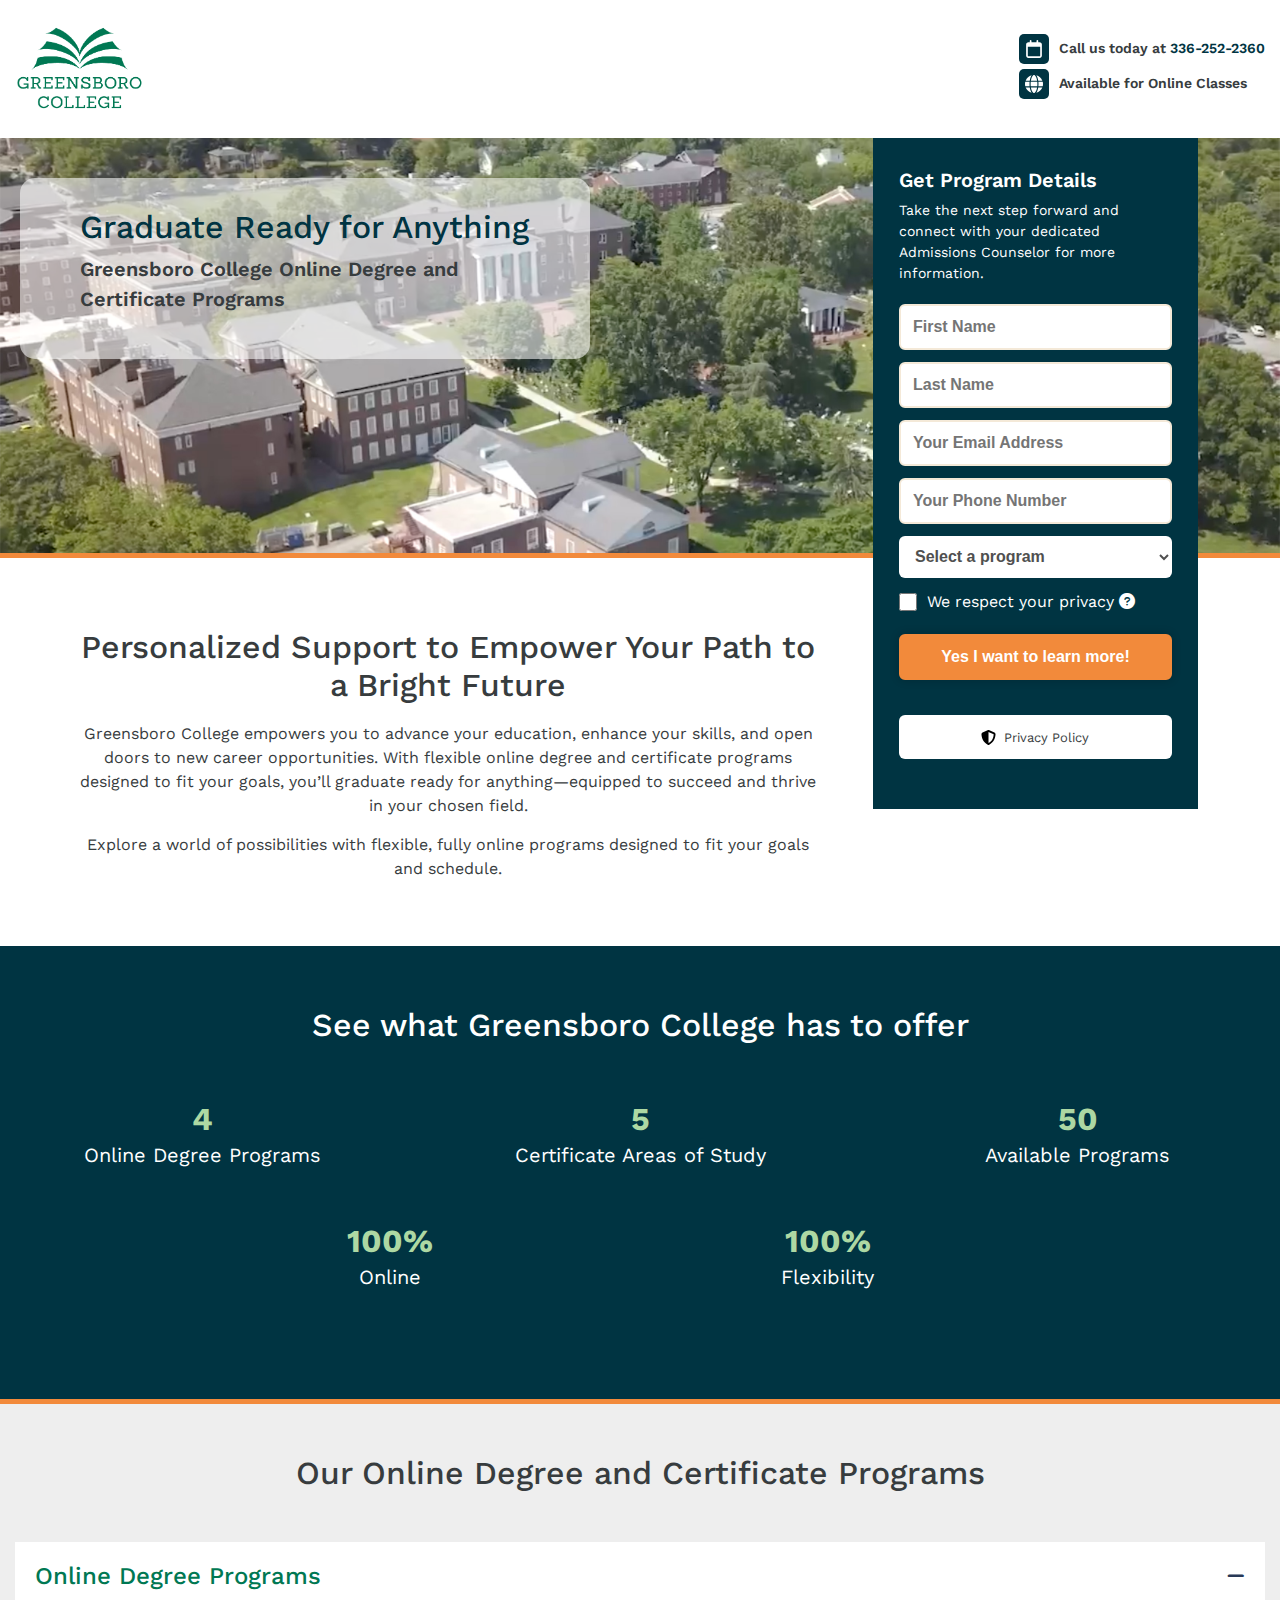
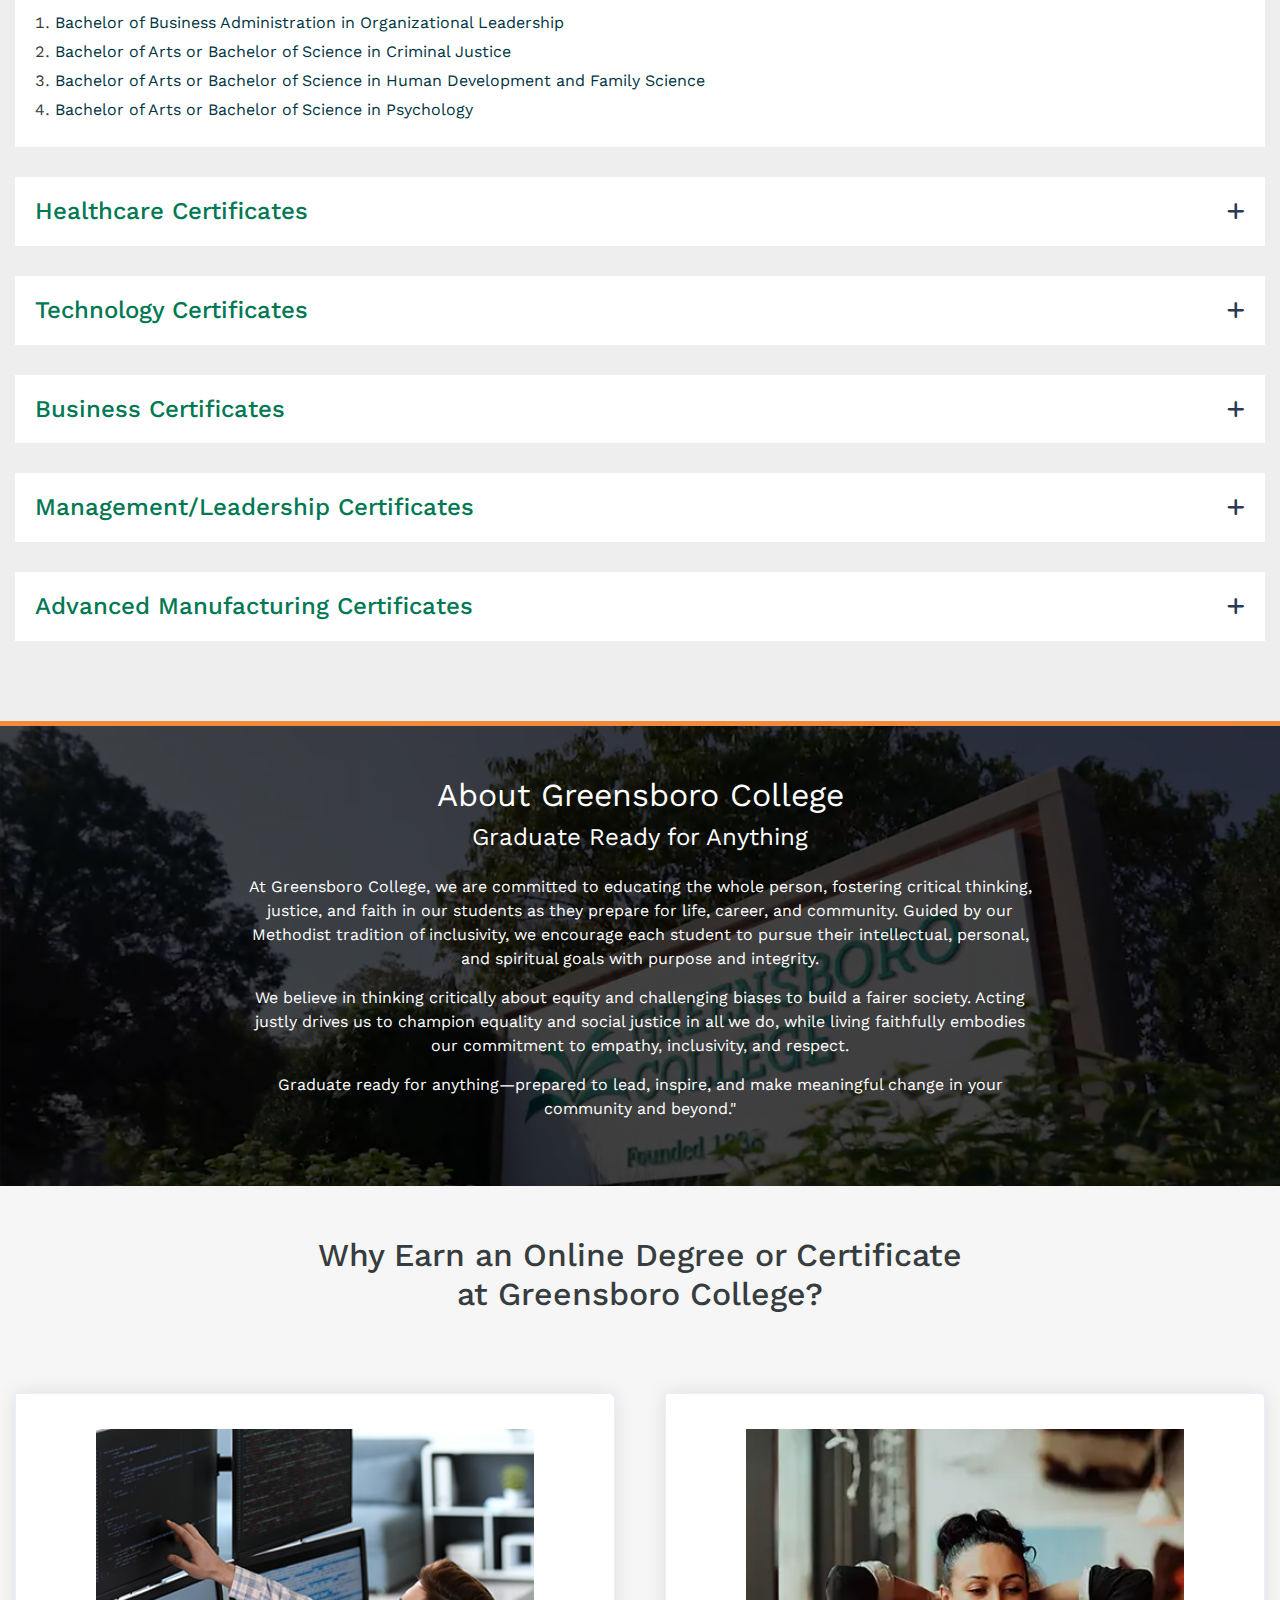
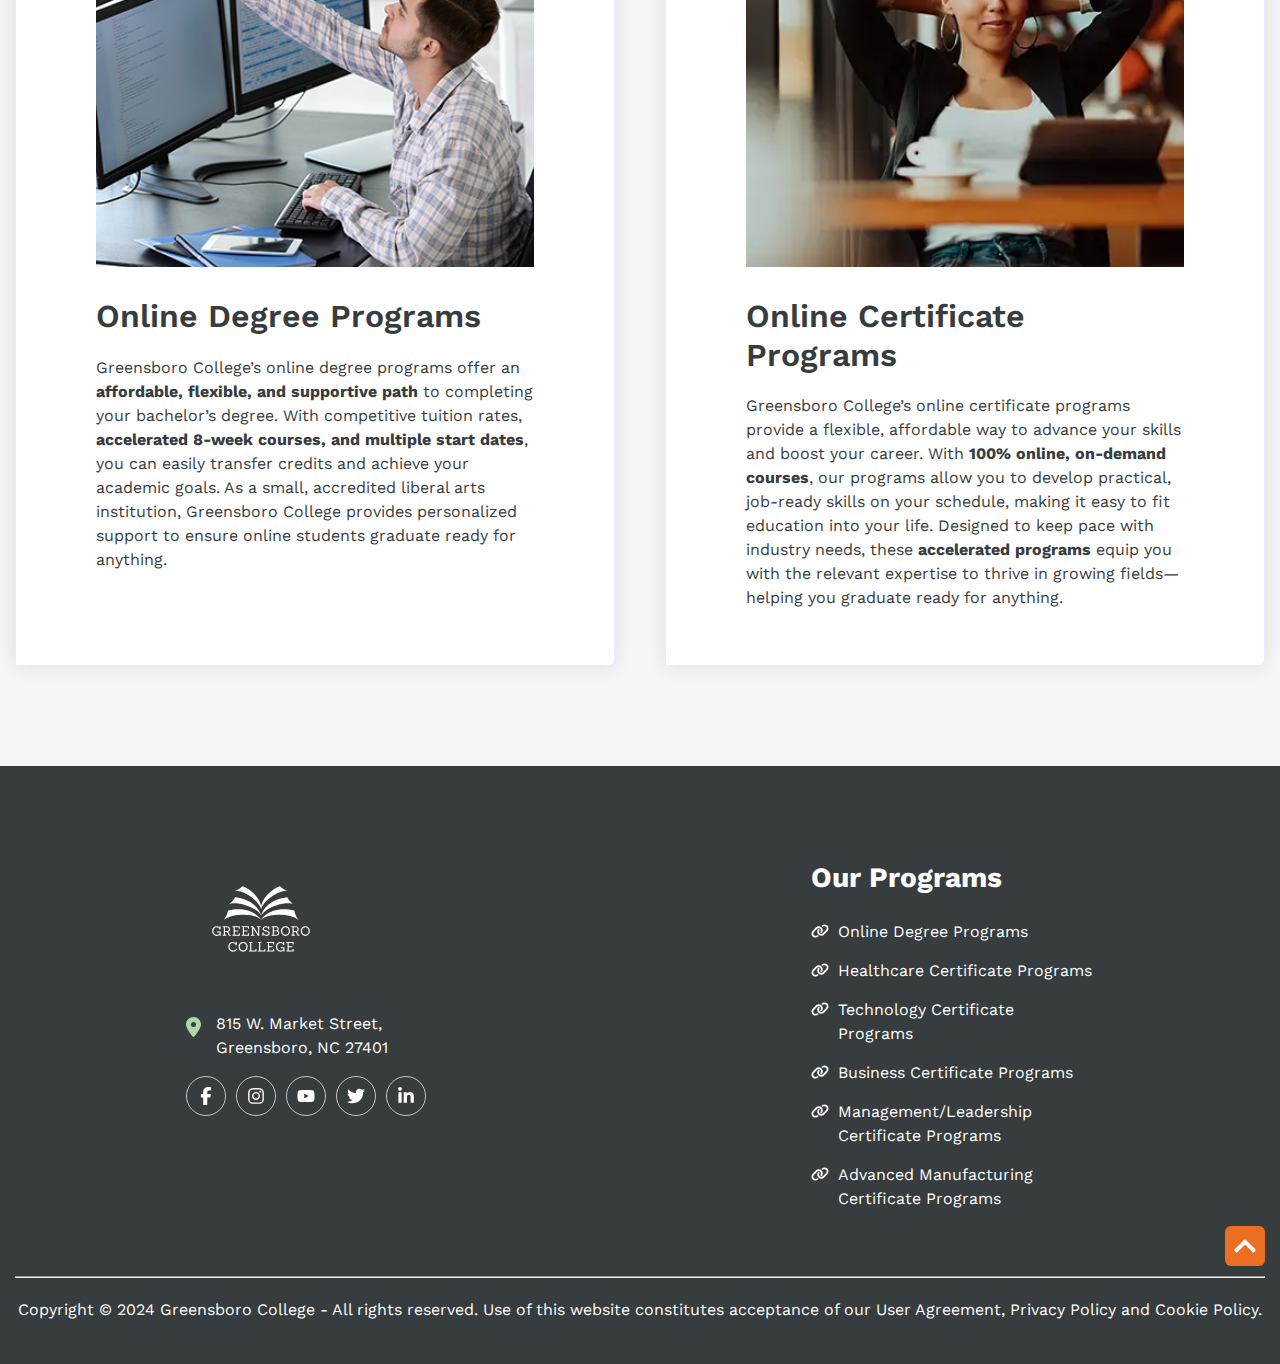
<file: home.html>
<!DOCTYPE html>
<html lang="en" dir="ltr" prefix="og: https://ogp.me/ns#">
  <head>
    <meta http-equiv="Content-Type" content="text/html; charset=UTF-8" />
        <link rel="preload" as="image" href="./Images/greensboro-college-logo.svg" type="image/webp" />
        <link rel="preload" as="image" href="./Images/greensboro-college-logo.svg" type="image/png" />
        <link rel="preload" as="image" href="./Images/greensboro-college-logo.svg" type="image/jpg" />
        <meta property="og:title" content="" />
        <meta property="og:description" content="" />
        <meta property="og:image" content="" />
        <meta property="og:url" content="" />
        <meta property="og:type" content="website" /> 
        <meta property="og:locale" content="en_US" />
        <meta name="twitter:card" content="" />
        <meta name="twitter:site" content="@greensboro-college" />
        <meta name="twitter:title" content="greensboro-college" />
        <meta name="twitter:description" content="greensboro-college" />
        <meta name="twitter:image" content="./Images/greensboro-college-logo.svg" />
        <meta name="google-site-verification" content="" />
        <meta name="google-site-verification" content="" />
        <meta name="msvalidate.01" content="" />
        <meta name="p:domain_verify" content="" />
        <meta name="viewport" content="width=device-width, initial-scale=1.0" />
        <title>Greensboro College</title>
        <meta name="description" content="Greensboro-college" />
        <link rel="canonical" href="https://www.technicalseospider.com/sachin/Regis/home.html" />
        <link rel="icon" type="image/x-icon" href="./Images/greensboro-college-logo.svg" />
        <link rel="shortcut icon" href="./Images/greensboro-college-logo.svg" type="image/x-icon" />
        <link rel="shortcut icon" href="./Images/greensboro-college-logo.svg" type="image/ico" />
        <link rel="icon" type="image/png" sizes="16x16" href="./Images/greensboro-college-logo.svg" />
        <link rel="icon" type="image/png" sizes="32x32" href="./Images/greensboro-college-logo.svg" />
        <link rel="icon" type="image/png" sizes="62x62" href="./Images/greensboro-college-logo.svg" />
        <link rel="icon" type="image/png" sizes="48x48" href="./Images/greensboro-college-logo.svg" />
        <link rel="icon" type="image/png" sizes="96x96" href="./Images/greensboro-college-logo.svg" />
        <link rel="icon" type="image/png" sizes="144x144" href="./Images/greensboro-college-logo.svg" />
        <link rel="icon" type="image/png" sizes="192x192" href="./Images/greensboro-college-logo.svg" />
        <link rel="apple-touch-icon" type="image/png" sizes="192x192" href="./Images/greensboro-college-logo.svg" />
        <link rel="icon" type="image/png" sizes="512x512" href="./Images/greensboro-college-logo.svg" />
        <link rel="apple-touch-icon" type="image/png" sizes="512x512" href="./Images/greensboro-college-logo.svg" />
        <link rel="apple-touch-icon" sizes="180x180" href="./Images/greensboro-college-logo.svg" />
        <link rel="icon" type="image/png" sizes="32x32" href="./Images/greensboro-college-logo.svg" />
        <link rel="icon" type="image/png" sizes="16x16" href="./Images/greensboro-college-logo.svg" />
        <link rel="manifest" href="/manifest.json" />
        <link rel="mask-icon" href="./Images/greensboro-college-logo.svg" />
        <meta name="apple-mobile-web-app-title" content="greensboro-college" />
        <meta name="application-name" content="greensboro-college" />
        <meta name="msapplication-TileColor" content="#ffffff" />
        <meta name="theme-color" content="#ffffff" />
        <script type="application/ld+json">
            {
                "@context": "https://schema.org",
                "@type": "Organization",
                "name": "SpiderNow",
                "description": "greensboro-college",
                "email": "",
                "url": "https://www.technicalseospider.com/sachin/Regis/home.html",
                "logo": "./Images/greensboro-college-logo.svg",
                "image": "./Images/greensboro-college-logo.svg",
                "alternateName": "greensboro-college",
                "sameAs": [""]
            }
        </script>
        <!-- Google Tag Manager -->

<!-- <script async>(function(w,d,s,l,i){w[l]=w[l]||[];w[l].push({'gtm.start':
  new Date().getTime(),event:'gtm.js'});var f=d.getElementsByTagName(s)[0],
  j=d.createElement(s),dl=l!='dataLayer'?'&l='+l:'';j.async=true;j.src=
  'https://www.googletagmanager.com/gtm.js?id='+i+dl;f.parentNode.insertBefore(j,f);
  })(window,document,'script','dataLayer','GTM-NMTZDL7J');</script>  -->
  
  <!-- End Google Tag Manager -->
  
  <script async type="text/javascript" src="//script.crazyegg.com/pages/scripts/0122/9570.js" async></script>
  
  
      <!-- Google Tag Manager (noscript) -->
  
  <noscript><iframe src="https://www.googletagmanager.com/ns.html?id=GTM-55RLMXG" height="0" width="0" style="display:none;visibility:hidden"></iframe></noscript>
  
  <!-- End Google Tag Manager (noscript) -->
    <link rel="stylesheet" href="./typo.css" />
    <link rel="stylesheet" href="./index.css" />
    <link rel="stylesheet" href="./greensboro.css" />
    <link rel="preload" href="https://fonts.googleapis.com">
    <link rel="preload" href="https://fonts.gstatic.com" >
    <link href="https://fonts.googleapis.com/css2?family=Work+Sans:wght@100..900&display=swap" rel="stylesheet">
    <link rel="stylesheet" href="https://cdnjs.cloudflare.com/ajax/libs/font-awesome/6.0.0/css/all.min.css">
  </head>
  <body>
    <!-- header section -->
    <header>
      <div class="content-wrapper">
        <div class="flex header-flex">
          <div class="first-group">
          <div class="logo-block">
            <a > 
             <img style="
            width: 130px; 
            height: 87.65px;" loading="lazy" src="Images/imgpsh_fullsize_anim.png" alt="logo"/></a>
          </div>
          <div class="hamberger" >
            <svg xmlns="http://www.w3.org/2000/svg" viewBox="0 0 448 512"><path d="M0 96C0 78.3 14.3 64 32 64l384 0c17.7 0 32 14.3 32 32s-14.3 32-32 32L32 128C14.3 128 0 113.7 0 96zM0 256c0-17.7 14.3-32 32-32l384 0c17.7 0 32 14.3 32 32s-14.3 32-32 32L32 288c-17.7 0-32-14.3-32-32zM448 416c0 17.7-14.3 32-32 32L32 448c-17.7 0-32-14.3-32-32s14.3-32 32-32l384 0c17.7 0 32 14.3 32 32z"/></svg>
          </div>
        </div>
          <div class="class-start">
            <div class="title-class">
              <span>
                <svg xmlns="http://www.w3.org/2000/svg" viewBox="0 0 448 512"><path d="M152 24c0-13.3-10.7-24-24-24s-24 10.7-24 24l0 40L64 64C28.7 64 0 92.7 0 128l0 16 0 48L0 448c0 35.3 28.7 64 64 64l320 0c35.3 0 64-28.7 64-64l0-256 0-48 0-16c0-35.3-28.7-64-64-64l-40 0 0-40c0-13.3-10.7-24-24-24s-24 10.7-24 24l0 40L152 64l0-40zM48 192l352 0 0 256c0 8.8-7.2 16-16 16L64 464c-8.8 0-16-7.2-16-16l0-256z"/></svg>
              </span>
              <div>
                <p>Call us today at <a href="tel:336-252-2360">336-252-2360</a></p>
              </div>
            </div>
            <div class="title-class">
              <span>
                <svg xmlns="http://www.w3.org/2000/svg" viewBox="0 0 512 512"><path d="M352 256c0 22.2-1.2 43.6-3.3 64l-185.3 0c-2.2-20.4-3.3-41.8-3.3-64s1.2-43.6 3.3-64l185.3 0c2.2 20.4 3.3 41.8 3.3 64zm28.8-64l123.1 0c5.3 20.5 8.1 41.9 8.1 64s-2.8 43.5-8.1 64l-123.1 0c2.1-20.6 3.2-42 3.2-64s-1.1-43.4-3.2-64zm112.6-32l-116.7 0c-10-63.9-29.8-117.4-55.3-151.6c78.3 20.7 142 77.5 171.9 151.6zm-149.1 0l-176.6 0c6.1-36.4 15.5-68.6 27-94.7c10.5-23.6 22.2-40.7 33.5-51.5C239.4 3.2 248.7 0 256 0s16.6 3.2 27.8 13.8c11.3 10.8 23 27.9 33.5 51.5c11.6 26 20.9 58.2 27 94.7zm-209 0L18.6 160C48.6 85.9 112.2 29.1 190.6 8.4C165.1 42.6 145.3 96.1 135.3 160zM8.1 192l123.1 0c-2.1 20.6-3.2 42-3.2 64s1.1 43.4 3.2 64L8.1 320C2.8 299.5 0 278.1 0 256s2.8-43.5 8.1-64zM194.7 446.6c-11.6-26-20.9-58.2-27-94.6l176.6 0c-6.1 36.4-15.5 68.6-27 94.6c-10.5 23.6-22.2 40.7-33.5 51.5C272.6 508.8 263.3 512 256 512s-16.6-3.2-27.8-13.8c-11.3-10.8-23-27.9-33.5-51.5zM135.3 352c10 63.9 29.8 117.4 55.3 151.6C112.2 482.9 48.6 426.1 18.6 352l116.7 0zm358.1 0c-30 74.1-93.6 130.9-171.9 151.6c25.5-34.2 45.2-87.7 55.3-151.6l116.7 0z"/></svg>
              </span>
              <div>
                <p>Available for Online Classes</p>
              </div>
            </div>
          </div>
          <div class="mobile-menus">
            <ul>
              <li class="child-menus">
                <p class="menus-title">Programs</p>
                <ul class="sub-child">
                  <li><a href="">Online Degree Programs</a></li>
                  <li><a href="">Healthcare Certificate Programs</a></li>
                  <li><a href="">Technology Certificate Programs</a></li>
                  <li><a href="">Business Certificate Programs</a></li>
                  <li><a href="">Management/Leadership Certificate Programs</a></li>
                  <li><a href="">Advanced Manufacturing Certificate Programs</a></li>
                </ul>
              </li>
            </ul>
          </div>
        </div>
      </div> 
    </header>
    <!-- hero section -->
    <section class="hero-section">
      <div class="content-wrapper full_width_sec">
        <div
          class="hero-img section-bg">
          <div class="flex">
            <div class="flex-2 left-side">
              <div class="txt-block fw-6">
                <h1>Graduate Ready for Anything</h1>
                <p>
               Greensboro College Online Degree and Certificate Programs
                </p>
              </div>
            </div>
            <div class="right-side">
                <div class="form-container">
                  <div class="form-heading">
                    <h6>Get Program Details</h6>
                    <p>Take the next step forward and connect with your dedicated Admissions Counselor for more information.</p>
                  </div>
                  <form>
                    <input type="text" name="fname" required placeholder="First Name" />
                    <input type="text" name="lname" required placeholder="Last Name" />
                    <input
                      type="text"
                      name="name"
                      required
                      placeholder="Your Email Address"
                    />
                    <input
                      type="text"
                      name="name"
                      required
                      placeholder="Your Phone Number"
                    />
                    <select id="Interest" required >
                      <option value="Select programs" selected="selected">Select a program</option>
                      <option value="Bachelor of Business Administration in Organizational Leadership">Bachelor of Business Administration in Organizational Leadership</option>
                      <option value="Bachelor of Arts or Bachelor of Science in Criminal Justice">Bachelor of Arts or Bachelor of Science in Criminal Justice</option>
                      <option value="Bachelor of Arts or Bachelor of Science in Human Development and Family Science">Bachelor of Arts or Bachelor of Science in Human Development and Family Science</option>
                      <option value="Bachelor of Arts or Bachelor of Science in Psychology">Bachelor of Arts or Bachelor of Science in Psychology</option>
                    </select>
                    <label for="mx_TCPA" class="text">
                    <input type="checkbox" id="mx_TCPA" name="mx_TCPA" value="1" required style="height: 18px;float: left;width: 18px;margin-bottom: 0px;margin-right: 10px;margin-top: 3px;">	
                    We respect your privacy 
                    <i class="fa fa-solid fa-circle-question" aria-hidden="true" data-tooltip="By submitting your information, you agree to receive emails, phone calls, and text messages from the Greensboro College. Your information will be kept confidential, and you can unsubscribe at any time. *"></i>
                     </label>
                    <input type="submit" value="Yes I want to learn more!" />
                  </form>
                  <span class="privacy">
                    <a href="https://www.greensboro.edu/privacy-policy/" target="_blank">
                      <svg xmlns="http://www.w3.org/2000/svg" viewBox="0 0 512 512"><!--!Font Awesome Free 6.6.0 by @fontawesome - https://fontawesome.com License - https://fontawesome.com/license/free Copyright 2024 Fonticons, Inc.--><path d="M256 0c4.6 0 9.2 1 13.4 2.9L457.7 82.8c22 9.3 38.4 31 38.3 57.2c-.5 99.2-41.3 280.7-213.6 363.2c-16.7 8-36.1 8-52.8 0C57.3 420.7 16.5 239.2 16 140c-.1-26.2 16.3-47.9 38.3-57.2L242.7 2.9C246.8 1 251.4 0 256 0zm0 66.8l0 378.1C394 378 431.1 230.1 432 141.4L256 66.8s0 0 0 0z"/></svg>
                      Privacy Policy</a>
                  </span>
                </div>
              </div>
          </div>
        </div>
      </div>
    </section>
<!-- ================================= three column section ============================== -->

<section class="link-section home three-col-sec sec-space-40">
  <div class="content-wrapper">
    <div class="heading-txt center-align fw-5">
      <h2>Personalized Support to Empower Your Path to a Bright Future</h2>
      <p>Greensboro College empowers you to advance your education, enhance your skills, and open doors to new career opportunities. With flexible online degree and certificate programs designed to fit your goals, you’ll graduate ready for anything—equipped to succeed and thrive in your chosen field.</p>
      <p>Explore a world of possibilities with flexible, fully online programs designed to fit your goals and schedule.</p>
    </div>

  </div>
</section>

<section class="top-topic sec-space-60 all-text-white">
  <div class="heading-txt center-align fw-5">
    <h2>
      See what Greensboro College has to offer
    </h2>
  </div>
  <div class="content-wrapper">
    <div class="flex flex-center">
      <div class="two-col">
        <div class="number">4</div>
        <h6>Online Degree Programs</h6>
      </div>
      <div class="two-col">
        <div class="number">5</div>
        <h6>Certificate Areas of Study</h6>
      </div>
      <div class="two-col">
        <div class="number">50</div>
        <h6>Available Programs</h6>
      </div>
      <div class="two-col">
        <div class="number">100%</div>
        <h6>Online</h6>
      </div>
      <div class="two-col">
        <div class="number">100%</div>
        <h6>Flexibility</h6>
      </div>

    </div>
    </div>
</section>

<!-- ============================= project ======================================= -->

<section class="project-section accordion_main ps-project-slider sec-space-50">
  <div class="content-wrapper">
      <div class="section-heading center-align">
      <div class="show-hide heading-txt">
        <h2> Our Online Degree and Certificate Programs</h2>
   
      </div>
    </div>
    <div class = "accordion home-acc">

      <div class="accordion-item">
        <div class="accordion-header active" >          
          <div class="accordion-button">
              <h5>Online Degree Programs</h5>
            <span class="fa fa-plus" aria-hidden="true">
            </span>
            <span class="fa fa-minus" aria-hidden="true">
            </span>
          </div>
        </div>
        <div class="accordion-body-container" style="max-height: max-content;">
          <div class="accordion-body">
              <ul>
                <li>
                  <a href="https://getstarted.greensboro.edu/bachelors-of-business-administration-in-organizational-leadership-degree.html">                  Bachelor of Business Administration in Organizational Leadership</a>
                </li>
                <li>
                  <a href="https://getstarted.greensboro.edu/ba-or-bs-criminal-justice-degree.html">                  Bachelor of Arts or Bachelor of Science in Criminal Justice</a>

                </li>
                <li>
                  <a href="https://getstarted.greensboro.edu/ba-and-bs-in-human-development-and-family-science.html">                  Bachelor of Arts or Bachelor of Science in Human Development and Family Science</a>
                </li>
                <li>
                  <a href="https://getstarted.greensboro.edu/ba-or-bs-psychology-degree.html">                  Bachelor of Arts or Bachelor of Science in Psychology</a>

                </li>
              </ul>
          </div>
        </div>
      </div>
      <div class="accordion-item">
          <div class="accordion-header" >          
            <div class="accordion-button">
                <h5>Healthcare Certificates
              </h5>
              <span class="fa fa-plus" aria-hidden="true">
              </span>
              <span class="fa fa-minus" aria-hidden="true">
              </span>
            </div>
          </div>
          <div class="accordion-body-container">
            <div class="accordion-body">
              <ul>
           
                <li>
                  Clinical Medical Assistant
                </li>
                <li>
                  Dental Assistant
                </li>
                <li>
                  EKG Technician
                </li>
                <li>
                  Health Information Technology
                </li>
                <li>
                  Patient Care Technician
                </li>
                <li>
                  Pharmacy Technician with Medical Administration
                </li>
                <li>
                  Phlebotomy Technician
                </li>
                <li>
                  Physician’s Office Assistant with EHRM
                </li>
                <li>
                  Physical Therapy Aide and Administration Specialist
                </li>
                <li>
                  Sterile Processing Technician
                </li>
                <li>
                  Sterile Processing Technician
                </li>
              </ul>
            </div>
          </div>
        </div>
        <div class="accordion-item">
          <div class="accordion-header" >          
            <div class="accordion-button">
                <h5>Technology Certificates
              </h5>
              <span class="fa fa-plus" aria-hidden="true">
              </span>
              <span class="fa fa-minus" aria-hidden="true">
              </span>
            </div>
          </div>
          <div class="accordion-body-container">
            <div class="accordion-body">  
              <ul>
                <li> Artificial Intelligence Engineer</li>
                <li> CompTIA A+ </li>
                <li> CompTIA Advanced Security Practitioner (CASP)</li>
                <li>CompTIA Cloud Essentials+</li>
                <li> CompTIA Cloud+ (CVO-003)</li>
                <li>  CompTIA Cybersecurity Analyst (CySA+)</li>
                <li>  CompTIA Data+ </li>
                <li>   CompTIA IT Fundamentals+ (ITF+)</li>
                <li> CompTIA Linux+</li>
                <li>    CompTIA Network+</li>
                <li>  CompTIA PenTest</li>
                <li>CompTIA Project+</li>
                <li> CompTIA Security+</li>
                <li> CompTIA Server+</li>
              </ul>              
            </div>
          </div>
        </div>
        <div class="accordion-item">
          <div class="accordion-header" >          
            <div class="accordion-button">
                <h5>Business Certificates</h5>
              <span class="fa fa-plus" aria-hidden="true">
              </span>
              <span class="fa fa-minus" aria-hidden="true">
              </span>
            </div>
          </div>
          <div class="accordion-body-container">
            <div class="accordion-body">
              <ul>
                <li>
                  Digital Marketing Specialist
                </li>
                <li>
                  Project Management Essentials
                </li>
              </ul>
            </div>
          </div>
        </div>
        <div class="accordion-item">
          <div class="accordion-header" >          
            <div class="accordion-button">
                <h5>Management/Leadership Certificates
              </h5>
              <span class="fa fa-plus" aria-hidden="true">
              </span>
              <span class="fa fa-minus" aria-hidden="true">
              </span>
            </div>
          </div>
          <div class="accordion-body-container">
            <div class="accordion-body">
            <ul>
              <li>Developing New Managers</li>
              <li>    Emotional Intelligence</li>
              <li> Employee Motivation</li>
              <li>Interpersonal Skills</li>
              <li>     Leadership and Influence</li>
              <li> Supervising Others</li>
              <li> Supervising Others</li>
            </ul>              
            </div>
          </div>
        </div>
        <div class="accordion-item">
          <div class="accordion-header" >          
            <div class="accordion-button">
                <h5>Advanced Manufacturing Certificates
              </h5>
              <span class="fa fa-plus" aria-hidden="true">
              </span>
              <span class="fa fa-minus" aria-hidden="true">
              </span>
            </div>
          </div>
          <div class="accordion-body-container">
            <div class="accordion-body">
              <ul>
                <li>Advanced Manufacturing Production Technician
                </li>
                <li>Aerospace Electrical Assembly Technician
                </li>
                <li>
                  Aerospace Quality Technician
                </li>
                <li>
                  Aerospace Structures Technician
                </li>
                <li>
                  Apprentice Tool Maker
                </li>
                <li>
                  CNC Lathe Production Technician
                </li>
                <li>
                  CNC Machining Center Production Technician
                </li>
                <li>
                  Composite Manufacturing and Repair Technician
                </li>
                <li>
                  Drafting & CAD Technician
                </li>
                <li>
                  Mechatronics & Industrial Automation Technician
                </li>
                <li>
                  Quality Assurance Technician
                </li>
                <li>
                  Safety Technician
                </li>
              </ul>
            </div>
          </div>
        </div>
    </div>
  </div>
</section>
<!-- ===================================== popup section =================================== -->

<section class="popup-section section-bg sec-space-50" style="background-image: url(Images/greensboro3.jfif);"> 
  <div class="content-wrapper">
      <div class="popup_video">
        <div class="video-sec">
          <div class="link">
            <div class="all-text-white fw-4  center-align mg-40">
              <h2>About Greensboro College</h2><div style="font-size:24px;margin-top: -35px; margin-bottom: 20px;">Graduate Ready for Anything</div>
              <p>At Greensboro College, we are committed to educating the whole person, fostering critical thinking, justice, and faith in our students as they prepare for life, career, and community. Guided by our Methodist tradition of inclusivity, we encourage each student to pursue their intellectual, personal, and spiritual goals with purpose and integrity.
                              </p>
                              <p>
                                We believe in thinking critically about equity and challenging biases to build a fairer society. Acting justly drives us to champion equality and social justice in all we do, while living faithfully embodies our commitment to empathy, inclusivity, and respect.

                              </p>
                              <p>
                                Graduate ready for anything—prepared to lead, inspire, and make meaningful change in your community and beyond."
                              </p>
            </div>
          </div>
        </div>
      </div>
    </div>
  </div>
</section> 

<!-- =================================== scholarship ==================================== -->
    <section class="scholarship sec-space-50">
      <div class="content-wrapper ">
        <div class="heading-txt center-align fw-5">
          <h2>Why Earn an Online Degree or Certificate<br>
            at Greensboro College?</h2>
        </div>
        <div class="flex">
          <div class="scholarships-block">
            <div class="inner-block">
              <div class="scholarship-scholar-content">
                <div class="scholarship-image">
                  <img loading="lazy"
                    src="./Images/IT-sq-6.jpg" alt="schoarship"
                  />
                </div>
                <div class="program-icon-title">
                  <div class="program-title fw-6">
                    <h3>Online Degree Programs </h3>
                  </div>
                </div>
                <div class="program-body">
                  <p>
                    Greensboro College’s online degree programs offer an <strong>affordable, flexible, and supportive path</strong> to completing your bachelor’s degree. With competitive tuition rates, <strong>accelerated 8-week courses, and multiple start dates</strong>, you can easily transfer credits and achieve your academic goals. As a small, accredited liberal arts institution, Greensboro College provides personalized support to ensure online students graduate ready for anything.
                  </p>
                </div>
              </div>
            </div>
          </div>
          <div class="scholarships-block">
            <div class="inner-block">
              <div class="scholarship-scholar-content">
                <div class="scholarship-image">
                  <img loading="lazy" src="./Images/get-qualified-in-less-time.webp" alt="schoarship" />
                </div>
                 <div class="program-icon-title">
                  <div class="program-title fw-6">
                    <h3>Online Certificate Programs</h3>
                  </div>   </div>
                  <div class="program-body">
                    <p>
                     Greensboro College’s online certificate programs provide a flexible, affordable way to advance your skills and boost your career. With <strong>100% online, on-demand courses</strong>, our programs allow you to develop practical, job-ready skills on your schedule, making it easy to fit education into your life. Designed to keep pace with industry needs, these <strong>accelerated programs</strong> equip you with the relevant expertise to thrive in growing fields—helping you graduate ready for anything.
                    </p>
                  </div>
                </div>
              </div>
            </div>
          </div>
        </div>
      </div>
    </section>

    <footer class="footer">
      <div class="content-wrapper">
        <div class="footer_main flex">
          <div class="fm_col fm_info">
            <div class="fm_logo">
              <a >
                <img
                  loading="lazy"
                  src="./Images/greensboro-college-logo.svg"
                  alt="fullsize-logo"
                />
              </a>
            </div>
            <div class="fm_desc all-text-white">
              <div class="con-details">
                <ul>
                  <li class="icon-list">
                    <svg xmlns="http://www.w3.org/2000/svg" viewBox="0 0 384 512"><!--!Font Awesome Free 6.6.0 by @fontawesome - https://fontawesome.com License - https://fontawesome.com/license/free Copyright 2024 Fonticons, Inc.--><path d="M215.7 499.2C267 435 384 279.4 384 192C384 86 298 0 192 0S0 86 0 192c0 87.4 117 243 168.3 307.2c12.3 15.3 35.1 15.3 47.4 0zM192 128a64 64 0 1 1 0 128 64 64 0 1 1 0-128z"/></svg>
                    <p>
                      815 W. Market Street, Greensboro, NC 27401
                    </p>
                  </li>
                </ul>
              </div>
            </div>
            <div class="fm_social">
              <a href="https://www.facebook.com/GreensboroCollege">
                <svg xmlns="http://www.w3.org/2000/svg" viewBox="0 0 320 512">
                  <!--!Font Awesome Free 6.6.0 by @fontawesome - https://fontawesome.com License - https://fontawesome.com/license/free Copyright 2024 Fonticons, Inc.-->
                  <path
                    d="M80 299.3V512H196V299.3h86.5l18-97.8H196V166.9c0-51.7 20.3-71.5 72.7-71.5c16.3 0 29.4 .4 37 1.2V7.9C291.4 4 256.4 0 236.2 0C129.3 0 80 50.5 80 159.4v42.1H14v97.8H80z"
                  />
                </svg>
              </a>
              <a href="https://www.instagram.com/greensborocollege/">
                  <svg xmlns="http://www.w3.org/2000/svg" viewBox="0 0 448 512"><!--!Font Awesome Free 6.6.0 by @fontawesome - https://fontawesome.com License - https://fontawesome.com/license/free Copyright 2024 Fonticons, Inc.--><path d="M224.1 141c-63.6 0-114.9 51.3-114.9 114.9s51.3 114.9 114.9 114.9S339 319.5 339 255.9 287.7 141 224.1 141zm0 189.6c-41.1 0-74.7-33.5-74.7-74.7s33.5-74.7 74.7-74.7 74.7 33.5 74.7 74.7-33.6 74.7-74.7 74.7zm146.4-194.3c0 14.9-12 26.8-26.8 26.8-14.9 0-26.8-12-26.8-26.8s12-26.8 26.8-26.8 26.8 12 26.8 26.8zm76.1 27.2c-1.7-35.9-9.9-67.7-36.2-93.9-26.2-26.2-58-34.4-93.9-36.2-37-2.1-147.9-2.1-184.9 0-35.8 1.7-67.6 9.9-93.9 36.1s-34.4 58-36.2 93.9c-2.1 37-2.1 147.9 0 184.9 1.7 35.9 9.9 67.7 36.2 93.9s58 34.4 93.9 36.2c37 2.1 147.9 2.1 184.9 0 35.9-1.7 67.7-9.9 93.9-36.2 26.2-26.2 34.4-58 36.2-93.9 2.1-37 2.1-147.8 0-184.8zM398.8 388c-7.8 19.6-22.9 34.7-42.6 42.6-29.5 11.7-99.5 9-132.1 9s-102.7 2.6-132.1-9c-19.6-7.8-34.7-22.9-42.6-42.6-11.7-29.5-9-99.5-9-132.1s-2.6-102.7 9-132.1c7.8-19.6 22.9-34.7 42.6-42.6 29.5-11.7 99.5-9 132.1-9s102.7-2.6 132.1 9c19.6 7.8 34.7 22.9 42.6 42.6 11.7 29.5 9 99.5 9 132.1s2.7 102.7-9 132.1z"/></svg>
              </a>
              <a href="https://www.youtube.com/channel/UCupeqYWaIqCLyE3ceWaNJug/featured">
                  <svg xmlns="http://www.w3.org/2000/svg" viewBox="0 0 576 512"><!--!Font Awesome Free 6.6.0 by @fontawesome - https://fontawesome.com License - https://fontawesome.com/license/free Copyright 2024 Fonticons, Inc.--><path d="M549.7 124.1c-6.3-23.7-24.8-42.3-48.3-48.6C458.8 64 288 64 288 64S117.2 64 74.6 75.5c-23.5 6.3-42 24.9-48.3 48.6-11.4 42.9-11.4 132.3-11.4 132.3s0 89.4 11.4 132.3c6.3 23.7 24.8 41.5 48.3 47.8C117.2 448 288 448 288 448s170.8 0 213.4-11.5c23.5-6.3 42-24.2 48.3-47.8 11.4-42.9 11.4-132.3 11.4-132.3s0-89.4-11.4-132.3zm-317.5 213.5V175.2l142.7 81.2-142.7 81.2z"/></svg>
                </a>
                <a href="https://twitter.com/Gboro_College">
                  <svg xmlns="http://www.w3.org/2000/svg" viewBox="0 0 512 512">
                    <!--!Font Awesome Free 6.6.0 by @fontawesome - https://fontawesome.com License - https://fontawesome.com/license/free Copyright 2024 Fonticons, Inc.-->
                    <path
                      d="M459.4 151.7c.3 4.5 .3 9.1 .3 13.6 0 138.7-105.6 298.6-298.6 298.6-59.5 0-114.7-17.2-161.1-47.1 8.4 1 16.6 1.3 25.3 1.3 49.1 0 94.2-16.6 130.3-44.8-46.1-1-84.8-31.2-98.1-72.8 6.5 1 13 1.6 19.8 1.6 9.4 0 18.8-1.3 27.6-3.6-48.1-9.7-84.1-52-84.1-103v-1.3c14 7.8 30.2 12.7 47.4 13.3-28.3-18.8-46.8-51-46.8-87.4 0-19.5 5.2-37.4 14.3-53 51.7 63.7 129.3 105.3 216.4 109.8-1.6-7.8-2.6-15.9-2.6-24 0-57.8 46.8-104.9 104.9-104.9 30.2 0 57.5 12.7 76.7 33.1 23.7-4.5 46.5-13.3 66.6-25.3-7.8 24.4-24.4 44.8-46.1 57.8 21.1-2.3 41.6-8.1 60.4-16.2-14.3 20.8-32.2 39.3-52.6 54.3z"
                    />
                  </svg>
                </a>
                <a href="https://www.linkedin.com/school/greensboro-college/ ">
                  <svg xmlns="http://www.w3.org/2000/svg" viewBox="0 0 448 512"><!--!Font Awesome Free 6.6.0 by @fontawesome - https://fontawesome.com License - https://fontawesome.com/license/free Copyright 2024 Fonticons, Inc.--><path d="M100.3 448H7.4V148.9h92.9zM53.8 108.1C24.1 108.1 0 83.5 0 53.8a53.8 53.8 0 0 1 107.6 0c0 29.7-24.1 54.3-53.8 54.3zM447.9 448h-92.7V302.4c0-34.7-.7-79.2-48.3-79.2-48.3 0-55.7 37.7-55.7 76.7V448h-92.8V148.9h89.1v40.8h1.3c12.4-23.5 42.7-48.3 87.9-48.3 94 0 111.3 61.9 111.3 142.3V448z"/></svg>
                </a>
            </div>
          </div>
          <div class="fm_col fm_table">
              <div class="fml_title fw-7 all-text-white">
              <h4>Our Programs</h4>
            </div>
            <div class="fmd_inner all-text-white">
              <a href="/">
                <div class="fmd_icon">
                  <svg xmlns="http://www.w3.org/2000/svg" viewBox="0 0 640 512"><!--!Font Awesome Free 6.6.0 by @fontawesome - https://fontawesome.com License - https://fontawesome.com/license/free Copyright 2024 Fonticons, Inc.--><path d="M579.8 267.7c56.5-56.5 56.5-148 0-204.5c-50-50-128.8-56.5-186.3-15.4l-1.6 1.1c-14.4 10.3-17.7 30.3-7.4 44.6s30.3 17.7 44.6 7.4l1.6-1.1c32.1-22.9 76-19.3 103.8 8.6c31.5 31.5 31.5 82.5 0 114L422.3 334.8c-31.5 31.5-82.5 31.5-114 0c-27.9-27.9-31.5-71.8-8.6-103.8l1.1-1.6c10.3-14.4 6.9-34.4-7.4-44.6s-34.4-6.9-44.6 7.4l-1.1 1.6C206.5 251.2 213 330 263 380c56.5 56.5 148 56.5 204.5 0L579.8 267.7zM60.2 244.3c-56.5 56.5-56.5 148 0 204.5c50 50 128.8 56.5 186.3 15.4l1.6-1.1c14.4-10.3 17.7-30.3 7.4-44.6s-30.3-17.7-44.6-7.4l-1.6 1.1c-32.1 22.9-76 19.3-103.8-8.6C74 372 74 321 105.5 289.5L217.7 177.2c31.5-31.5 82.5-31.5 114 0c27.9 27.9 31.5 71.8 8.6 103.9l-1.1 1.6c-10.3 14.4-6.9 34.4 7.4 44.6s34.4 6.9 44.6-7.4l1.1-1.6C433.5 260.8 427 182 377 132c-56.5-56.5-148-56.5-204.5 0L60.2 244.3z"/></svg>
                </div>
                <div class="fmd_text">
                  <p>Online Degree Programs</p>
                </div>
              </a>
            </div>
            <div class="fmd_inner all-text-white">
              <a href="/">
                <div class="fmd_icon">
                  <svg xmlns="http://www.w3.org/2000/svg" viewBox="0 0 640 512"><!--!Font Awesome Free 6.6.0 by @fontawesome - https://fontawesome.com License - https://fontawesome.com/license/free Copyright 2024 Fonticons, Inc.--><path d="M579.8 267.7c56.5-56.5 56.5-148 0-204.5c-50-50-128.8-56.5-186.3-15.4l-1.6 1.1c-14.4 10.3-17.7 30.3-7.4 44.6s30.3 17.7 44.6 7.4l1.6-1.1c32.1-22.9 76-19.3 103.8 8.6c31.5 31.5 31.5 82.5 0 114L422.3 334.8c-31.5 31.5-82.5 31.5-114 0c-27.9-27.9-31.5-71.8-8.6-103.8l1.1-1.6c10.3-14.4 6.9-34.4-7.4-44.6s-34.4-6.9-44.6 7.4l-1.1 1.6C206.5 251.2 213 330 263 380c56.5 56.5 148 56.5 204.5 0L579.8 267.7zM60.2 244.3c-56.5 56.5-56.5 148 0 204.5c50 50 128.8 56.5 186.3 15.4l1.6-1.1c14.4-10.3 17.7-30.3 7.4-44.6s-30.3-17.7-44.6-7.4l-1.6 1.1c-32.1 22.9-76 19.3-103.8-8.6C74 372 74 321 105.5 289.5L217.7 177.2c31.5-31.5 82.5-31.5 114 0c27.9 27.9 31.5 71.8 8.6 103.9l-1.1 1.6c-10.3 14.4-6.9 34.4 7.4 44.6s34.4 6.9 44.6-7.4l1.1-1.6C433.5 260.8 427 182 377 132c-56.5-56.5-148-56.5-204.5 0L60.2 244.3z"/></svg>
                </div>
                <div class="fmd_text">
                  <p>Healthcare Certificate Programs </p>
                </div>
              </a>
            </div>
            <div class="fmd_inner all-text-white">
              <a href="/">
                <div class="fmd_icon">
                  <svg xmlns="http://www.w3.org/2000/svg" viewBox="0 0 640 512"><!--!Font Awesome Free 6.6.0 by @fontawesome - https://fontawesome.com License - https://fontawesome.com/license/free Copyright 2024 Fonticons, Inc.--><path d="M579.8 267.7c56.5-56.5 56.5-148 0-204.5c-50-50-128.8-56.5-186.3-15.4l-1.6 1.1c-14.4 10.3-17.7 30.3-7.4 44.6s30.3 17.7 44.6 7.4l1.6-1.1c32.1-22.9 76-19.3 103.8 8.6c31.5 31.5 31.5 82.5 0 114L422.3 334.8c-31.5 31.5-82.5 31.5-114 0c-27.9-27.9-31.5-71.8-8.6-103.8l1.1-1.6c10.3-14.4 6.9-34.4-7.4-44.6s-34.4-6.9-44.6 7.4l-1.1 1.6C206.5 251.2 213 330 263 380c56.5 56.5 148 56.5 204.5 0L579.8 267.7zM60.2 244.3c-56.5 56.5-56.5 148 0 204.5c50 50 128.8 56.5 186.3 15.4l1.6-1.1c14.4-10.3 17.7-30.3 7.4-44.6s-30.3-17.7-44.6-7.4l-1.6 1.1c-32.1 22.9-76 19.3-103.8-8.6C74 372 74 321 105.5 289.5L217.7 177.2c31.5-31.5 82.5-31.5 114 0c27.9 27.9 31.5 71.8 8.6 103.9l-1.1 1.6c-10.3 14.4-6.9 34.4 7.4 44.6s34.4 6.9 44.6-7.4l1.1-1.6C433.5 260.8 427 182 377 132c-56.5-56.5-148-56.5-204.5 0L60.2 244.3z"/></svg>
                </div>
                <div class="fmd_text">
                  <p>Technology Certificate Programs
                  </p>
                </div>
              </a>
            </div>
            <div class="fmd_inner all-text-white">
              <a href="/">
                <div class="fmd_icon">
                  <svg xmlns="http://www.w3.org/2000/svg" viewBox="0 0 640 512"><!--!Font Awesome Free 6.6.0 by @fontawesome - https://fontawesome.com License - https://fontawesome.com/license/free Copyright 2024 Fonticons, Inc.--><path d="M579.8 267.7c56.5-56.5 56.5-148 0-204.5c-50-50-128.8-56.5-186.3-15.4l-1.6 1.1c-14.4 10.3-17.7 30.3-7.4 44.6s30.3 17.7 44.6 7.4l1.6-1.1c32.1-22.9 76-19.3 103.8 8.6c31.5 31.5 31.5 82.5 0 114L422.3 334.8c-31.5 31.5-82.5 31.5-114 0c-27.9-27.9-31.5-71.8-8.6-103.8l1.1-1.6c10.3-14.4 6.9-34.4-7.4-44.6s-34.4-6.9-44.6 7.4l-1.1 1.6C206.5 251.2 213 330 263 380c56.5 56.5 148 56.5 204.5 0L579.8 267.7zM60.2 244.3c-56.5 56.5-56.5 148 0 204.5c50 50 128.8 56.5 186.3 15.4l1.6-1.1c14.4-10.3 17.7-30.3 7.4-44.6s-30.3-17.7-44.6-7.4l-1.6 1.1c-32.1 22.9-76 19.3-103.8-8.6C74 372 74 321 105.5 289.5L217.7 177.2c31.5-31.5 82.5-31.5 114 0c27.9 27.9 31.5 71.8 8.6 103.9l-1.1 1.6c-10.3 14.4-6.9 34.4 7.4 44.6s34.4 6.9 44.6-7.4l1.1-1.6C433.5 260.8 427 182 377 132c-56.5-56.5-148-56.5-204.5 0L60.2 244.3z"/></svg>
                </div>
                <div class="fmd_text">
                  <p>Business Certificate Programs</p>
                </div>
              </a>
            </div>
            <div class="fmd_inner all-text-white">
              <a href="/">
                <div class="fmd_icon">
                  <svg xmlns="http://www.w3.org/2000/svg" viewBox="0 0 640 512"><!--!Font Awesome Free 6.6.0 by @fontawesome - https://fontawesome.com License - https://fontawesome.com/license/free Copyright 2024 Fonticons, Inc.--><path d="M579.8 267.7c56.5-56.5 56.5-148 0-204.5c-50-50-128.8-56.5-186.3-15.4l-1.6 1.1c-14.4 10.3-17.7 30.3-7.4 44.6s30.3 17.7 44.6 7.4l1.6-1.1c32.1-22.9 76-19.3 103.8 8.6c31.5 31.5 31.5 82.5 0 114L422.3 334.8c-31.5 31.5-82.5 31.5-114 0c-27.9-27.9-31.5-71.8-8.6-103.8l1.1-1.6c10.3-14.4 6.9-34.4-7.4-44.6s-34.4-6.9-44.6 7.4l-1.1 1.6C206.5 251.2 213 330 263 380c56.5 56.5 148 56.5 204.5 0L579.8 267.7zM60.2 244.3c-56.5 56.5-56.5 148 0 204.5c50 50 128.8 56.5 186.3 15.4l1.6-1.1c14.4-10.3 17.7-30.3 7.4-44.6s-30.3-17.7-44.6-7.4l-1.6 1.1c-32.1 22.9-76 19.3-103.8-8.6C74 372 74 321 105.5 289.5L217.7 177.2c31.5-31.5 82.5-31.5 114 0c27.9 27.9 31.5 71.8 8.6 103.9l-1.1 1.6c-10.3 14.4-6.9 34.4 7.4 44.6s34.4 6.9 44.6-7.4l1.1-1.6C433.5 260.8 427 182 377 132c-56.5-56.5-148-56.5-204.5 0L60.2 244.3z"/></svg>
                </div>
                <div class="fmd_text">
                  <p>Management/Leadership Certificate Programs</p>
                </div>
              </a>
            </div>
            <div class="fmd_inner all-text-white">
              <a href="/">
                <div class="fmd_icon">
                  <svg xmlns="http://www.w3.org/2000/svg" viewBox="0 0 640 512"><!--!Font Awesome Free 6.6.0 by @fontawesome - https://fontawesome.com License - https://fontawesome.com/license/free Copyright 2024 Fonticons, Inc.--><path d="M579.8 267.7c56.5-56.5 56.5-148 0-204.5c-50-50-128.8-56.5-186.3-15.4l-1.6 1.1c-14.4 10.3-17.7 30.3-7.4 44.6s30.3 17.7 44.6 7.4l1.6-1.1c32.1-22.9 76-19.3 103.8 8.6c31.5 31.5 31.5 82.5 0 114L422.3 334.8c-31.5 31.5-82.5 31.5-114 0c-27.9-27.9-31.5-71.8-8.6-103.8l1.1-1.6c10.3-14.4 6.9-34.4-7.4-44.6s-34.4-6.9-44.6 7.4l-1.1 1.6C206.5 251.2 213 330 263 380c56.5 56.5 148 56.5 204.5 0L579.8 267.7zM60.2 244.3c-56.5 56.5-56.5 148 0 204.5c50 50 128.8 56.5 186.3 15.4l1.6-1.1c14.4-10.3 17.7-30.3 7.4-44.6s-30.3-17.7-44.6-7.4l-1.6 1.1c-32.1 22.9-76 19.3-103.8-8.6C74 372 74 321 105.5 289.5L217.7 177.2c31.5-31.5 82.5-31.5 114 0c27.9 27.9 31.5 71.8 8.6 103.9l-1.1 1.6c-10.3 14.4-6.9 34.4 7.4 44.6s34.4 6.9 44.6-7.4l1.1-1.6C433.5 260.8 427 182 377 132c-56.5-56.5-148-56.5-204.5 0L60.2 244.3z"/></svg>
                </div>
                <div class="fmd_text">
                  <p>Advanced Manufacturing Certificate Programs
                  </p>
                </div>
              </a>
            </div>
          </div>
        </div>
        <!--  Scroll to Top  -->
        <div class="foo_scroll">
          <a id="scrollButton">
            <svg
              version="1.0"
              xmlns="http://www.w3.org/2000/svg"
              viewBox="0 0 448 512"
              aria-hidden="true"
            >
              <g id="chevron-up1_layer">
                <path
                  d="M240.971 130.524l194.343 194.343c9.373 9.373 9.373 24.569 0 33.941l-22.667 22.667c-9.357 9.357-24.522 9.375-33.901.04L224 227.495 69.255 381.516c-9.379 9.335-24.544 9.317-33.901-.04l-22.667-22.667c-9.373-9.373-9.373-24.569 0-33.941L207.03 130.525c9.372-9.373 24.568-9.373 33.941-.001z"
                ></path>
              </g>
            </svg>
          </a>
        </div>
        <hr />
        <div class="footer_bottom flex flex-between-center">
          <div class="fb_content all-text-white">
            <p>
              <span
                >Copyright © 2024 Greensboro College - All rights reserved. Use
                of this website constitutes acceptance of our User Agreement,
                <a href="https://www.greensboro.edu/privacy-policy/" target="_blank">Privacy Policy</a> and <a href="https://www.greensboro.edu/privacy-policy/" target="_blank">Cookie Policy</a>.</span
              >
            </p>
          </div>
          <div class="fb_menu"></div>
        </div>
      </div>
    </footer>
  </body>
  <script defer src="./jquery.js"></script>
  <script defer type="text/javascript" src="./main.js"></script>
</html>
</file>
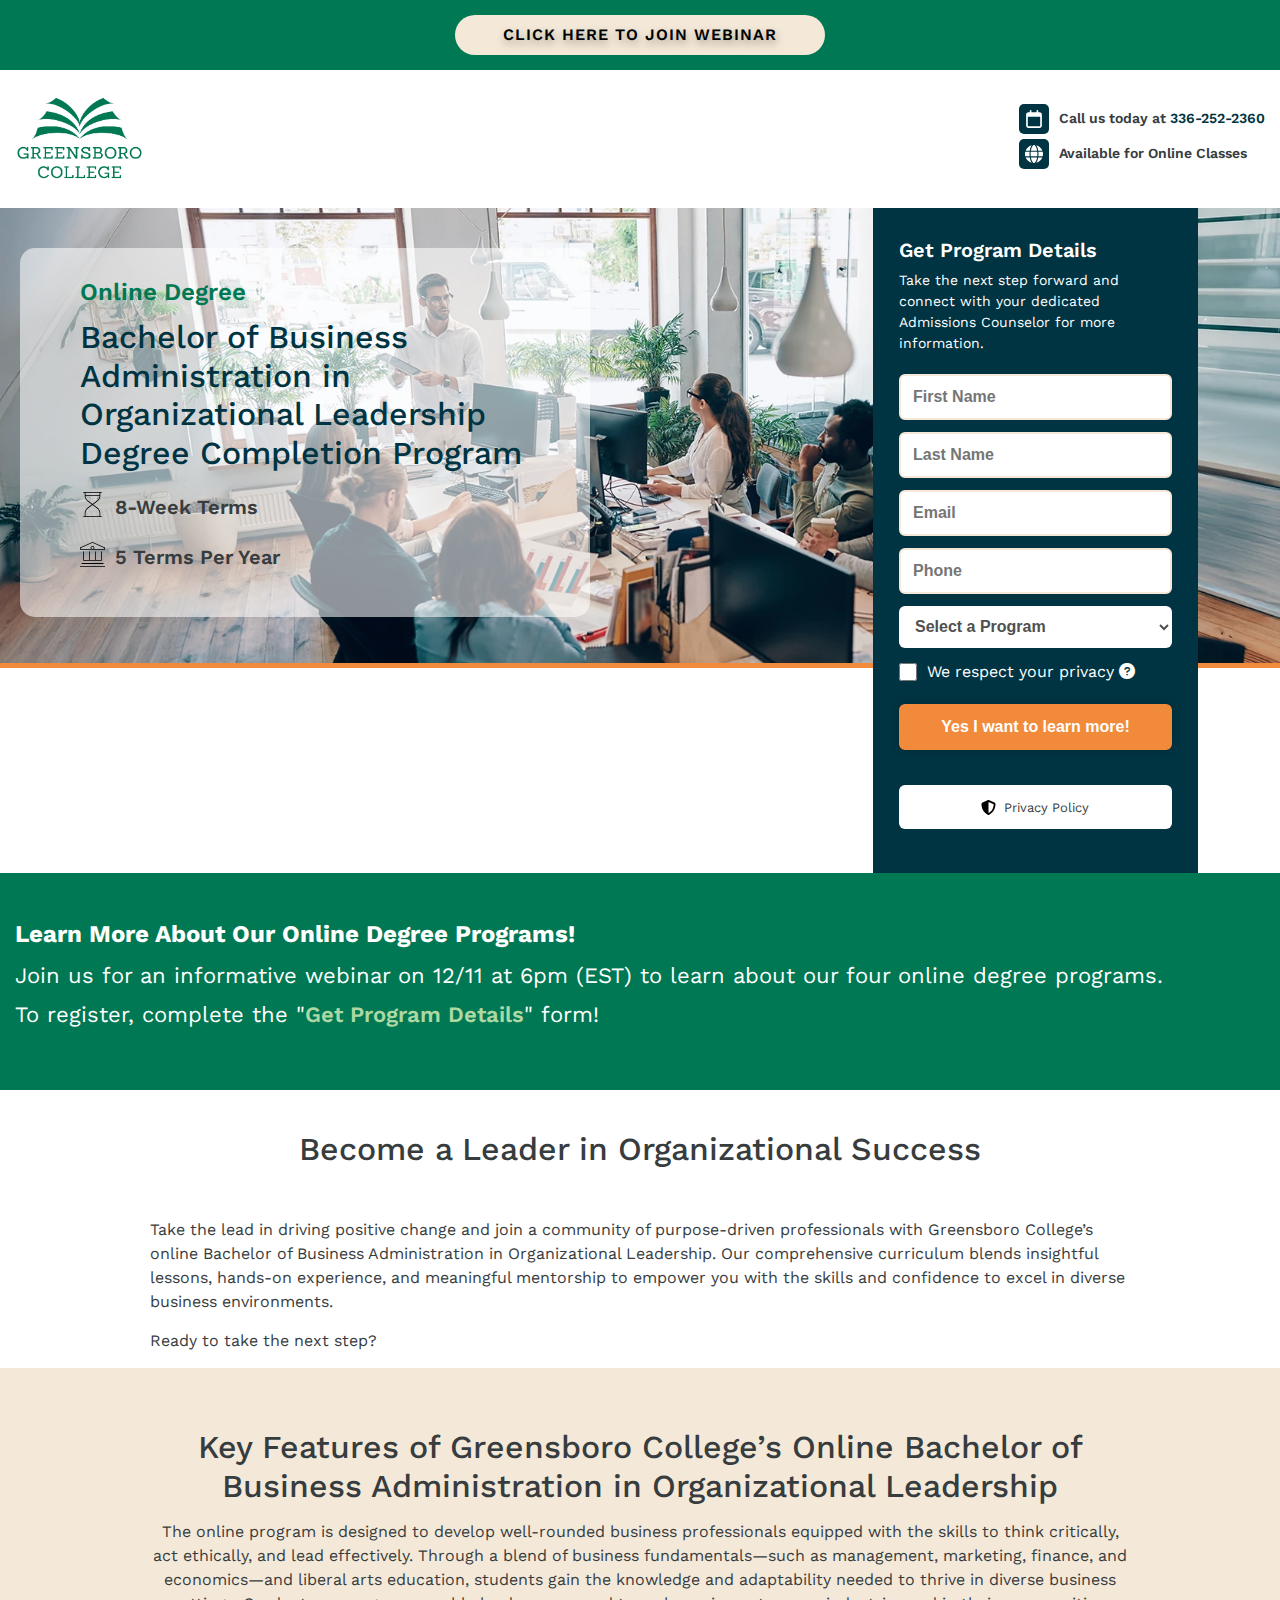
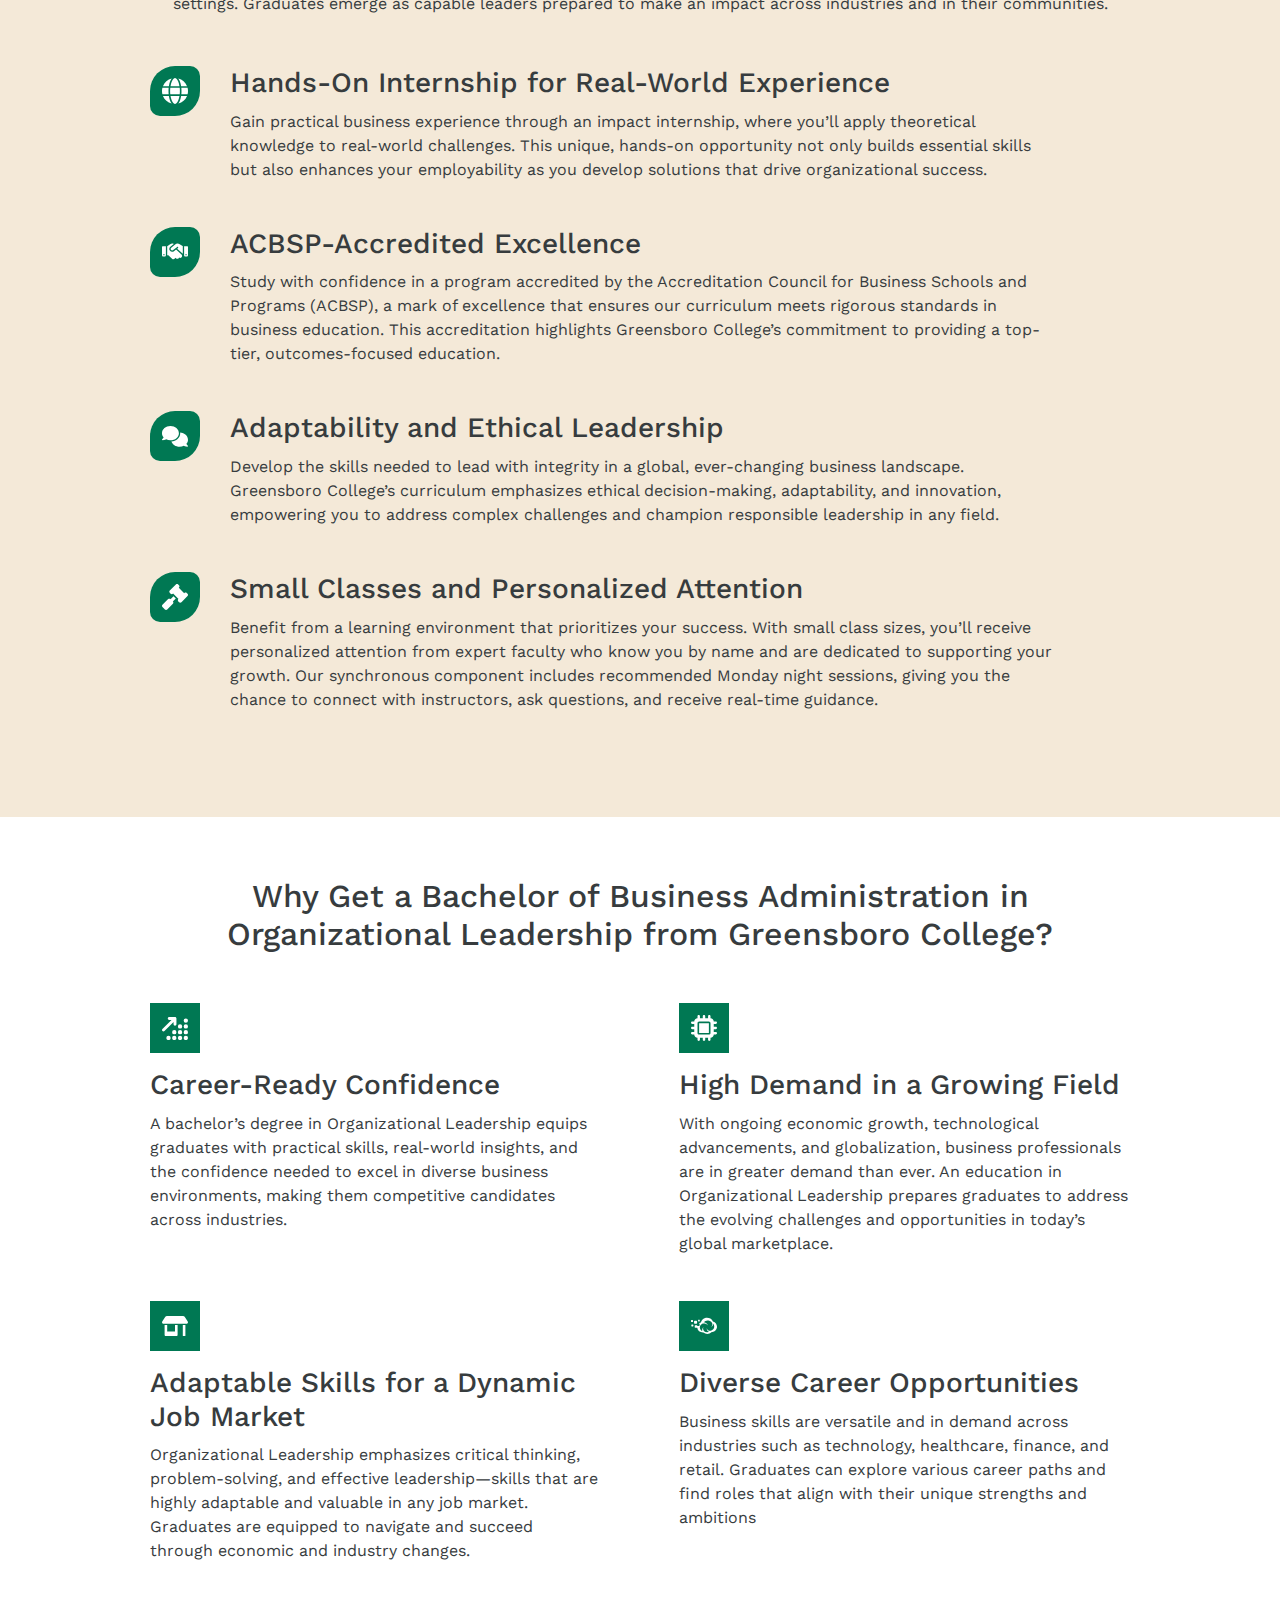
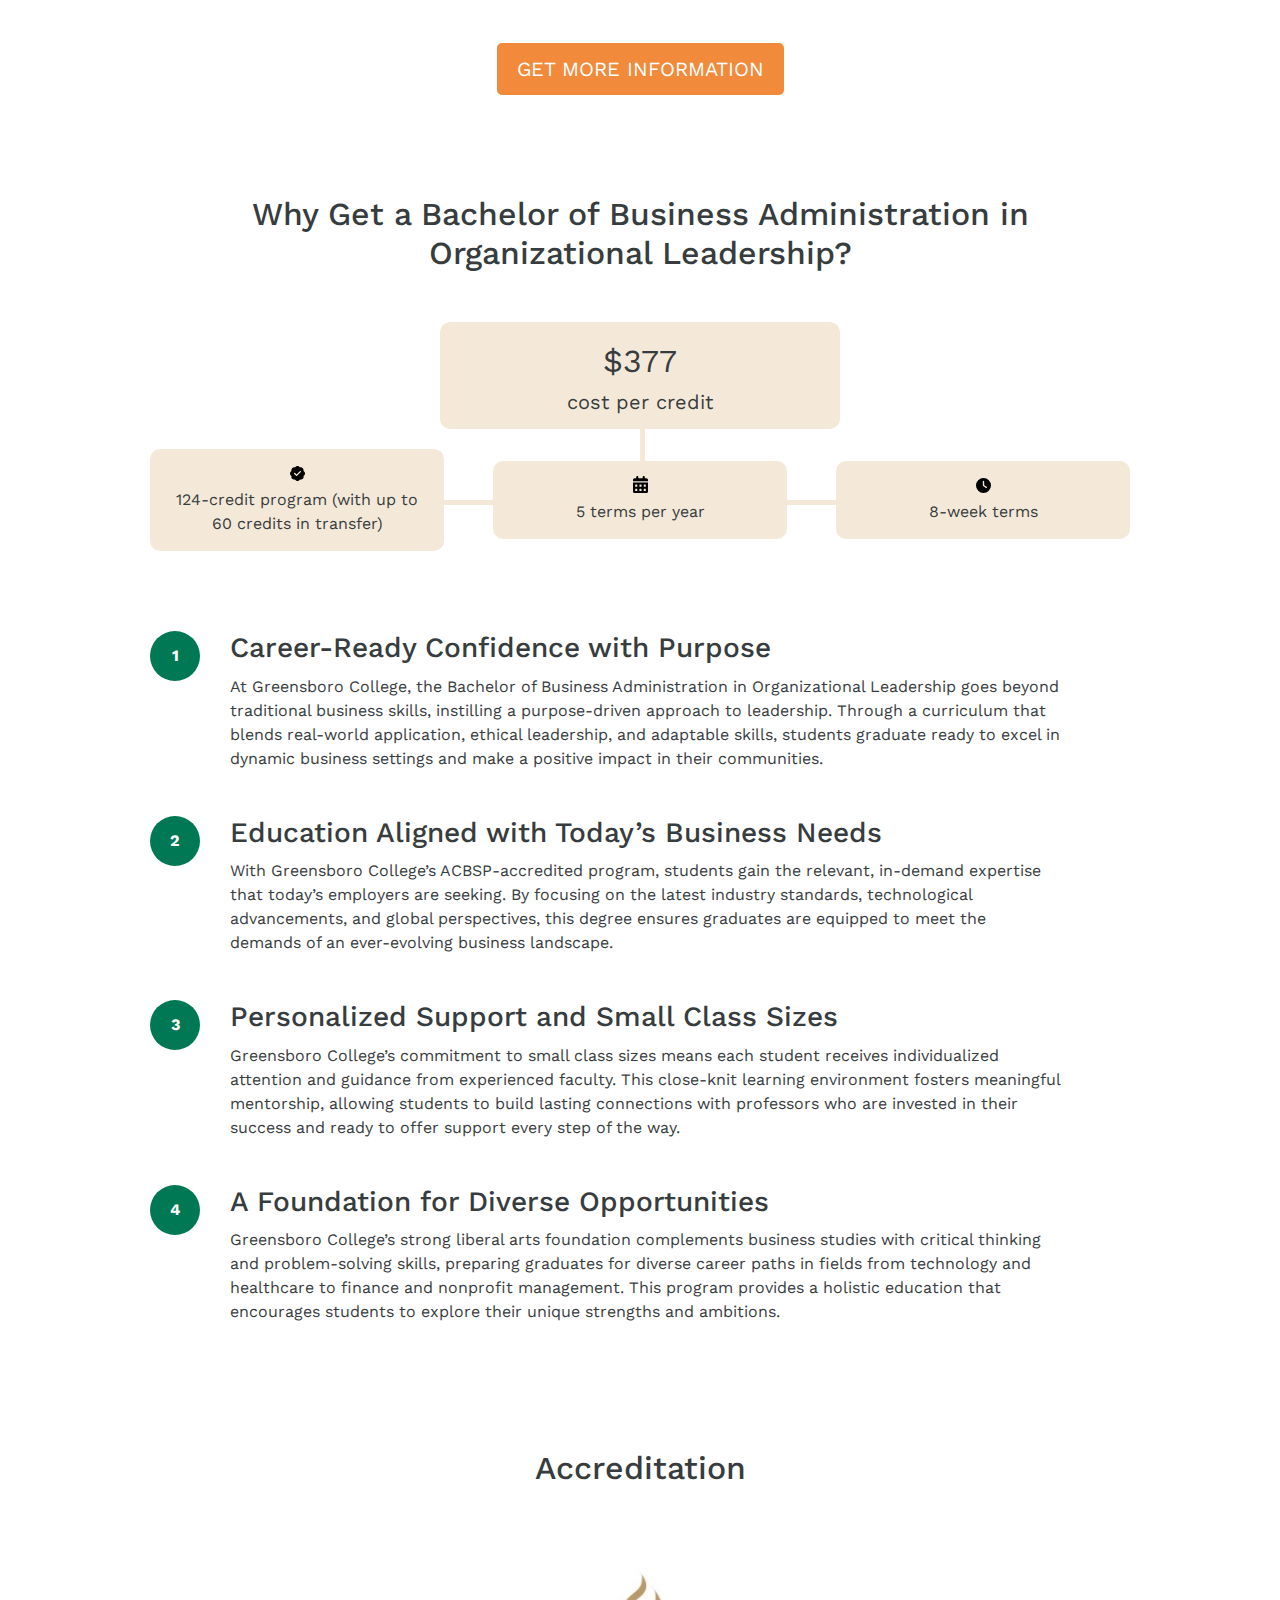
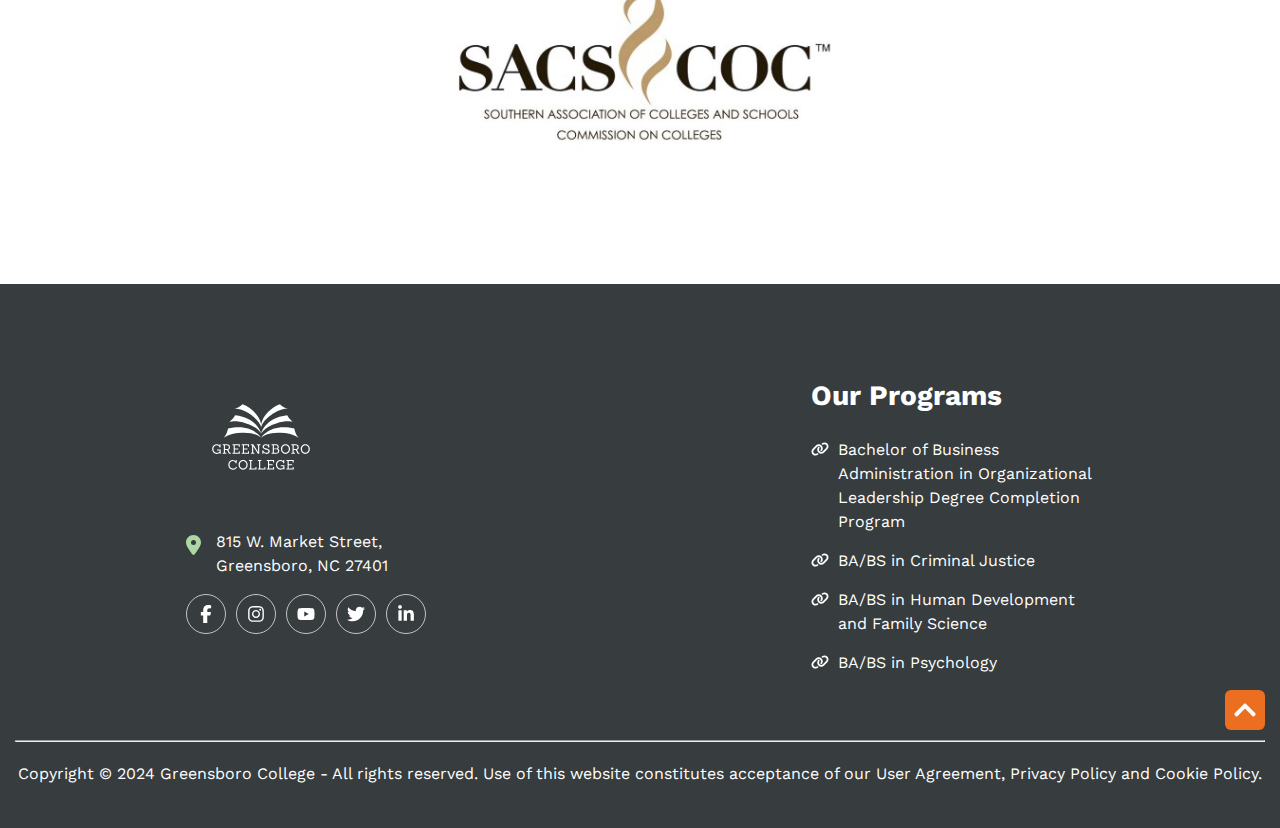
<file: test.html>
<!DOCTYPE html>
<html lang="en" dir="ltr" prefix="og: https://ogp.me/ns#">
  <head>
    <meta http-equiv="Content-Type" content="text/html; charset=UTF-8" />
    <link
      rel="preload"
      as="image"
      href="./Images/greensboro-college-logo.svg"
      type="image/webp"
    /> 
    <link
      rel="preload"
      as="image"
      href="./Images/greensboro-college-logo.svg"
      type="image/png"
    />
    <link
      rel="preload"
      as="image"
      href="./Images/greensboro-college-logo.svg"
      type="image/jpg"
    />
    <meta property="og:title" content="" />
    <meta property="og:description" content="" />
    <meta property="og:image" content="" />
    <meta property="og:url" content="" />
    <meta property="og:type" content="website" />
    <meta property="og:locale" content="en_US" />
    <meta name="twitter:card" content="" />
    <meta name="twitter:site" content="@greensboro-college" />
    <meta name="twitter:title" content="greensboro-college" />
    <meta name="twitter:description" content="greensboro-college" />
    <meta name="twitter:image" content="./Images/greensboro-college-logo.svg" />
    <meta name="google-site-verification" content="" />
    <meta name="google-site-verification" content="" />
    <meta name="msvalidate.01" content="" />
    <meta name="p:domain_verify" content="" />
    <meta name="viewport" content="width=device-width, initial-scale=1.0" />
    <title>Organizational Leadership Degree Completion Program at Greensboro College</title>
    <meta name="description" content="Get your Bachelor of Business Administration in Organizational Leadership Degree Completion Program at Greensboro College" />
    <link
      rel="canonical"
      href="https://www.technicalseospider.com/sachin/Regis/home.html"
    />
    <link
      rel="icon"
      type="image/x-icon"
      href="./Images/greensboro-college-logo.svg"
    />
    <link
      rel="shortcut icon"
      href="./Images/greensboro-college-logo.svg"
      type="image/x-icon"
    />
    <link
      rel="shortcut icon"
      href="./Images/greensboro-college-logo.svg"
      type="image/ico"
    />
    <link
      rel="icon"
      type="image/png"
      sizes="16x16"
      href="./Images/greensboro-college-logo.svg"
    />
    <link
      rel="icon"
      type="image/png"
      sizes="32x32"
      href="./Images/greensboro-college-logo.svg"
    />
    <link
      rel="icon"
      type="image/png"
      sizes="62x62"
      href="./Images/greensboro-college-logo.svg"
    />
    <link
      rel="icon"
      type="image/png"
      sizes="48x48"
      href="./Images/greensboro-college-logo.svg"
    />
    <link
      rel="icon"
      type="image/png"
      sizes="96x96"
      href="./Images/greensboro-college-logo.svg"
    />
    <link
      rel="icon"
      type="image/png"
      sizes="144x144"
      href="./Images/greensboro-college-logo.svg"
    />
    <link
      rel="icon"
      type="image/png"
      sizes="192x192"
      href="./Images/greensboro-college-logo.svg"
    />
    <link
      rel="apple-touch-icon"
      type="image/png"
      sizes="192x192"
      href="./Images/greensboro-college-logo.svg"
    />
    <link
      rel="icon"
      type="image/png"
      sizes="512x512"
      href="./Images/greensboro-college-logo.svg"
    />
    <link
      rel="apple-touch-icon"
      type="image/png"
      sizes="512x512"
      href="./Images/greensboro-college-logo.svg"
    />
    <link
      rel="apple-touch-icon"
      sizes="180x180"
      href="./Images/greensboro-college-logo.svg"
    />
    <link
      rel="icon"
      type="image/png"
      sizes="32x32"
      href="./Images/greensboro-college-logo.svg"
    />
    <link
      rel="icon"
      type="image/png"
      sizes="16x16"
      href="./Images/greensboro-college-logo.svg"
    />
    <link rel="manifest" href="/manifest.json" />
    <link rel="mask-icon" href="./Images/greensboro-college-logo.svg" />
    <meta name="apple-mobile-web-app-title" content="greensboro-college" />
    <meta name="application-name" content="greensboro-college" />
    <meta name="msapplication-TileColor" content="#ffffff" />
    <meta name="theme-color" content="#ffffff" />
    <script type="application/ld+json">
      {
        "@context": "https://schema.org",
        "@type": "Organization",
        "name": "SpiderNow",
        "description": "greensboro-college",
        "email": "",
        "url": "https://www.technicalseospider.com/sachin/Regis/home.html",
        "logo": "./Images/greensboro-college-logo.svg",
        "image": "./Images/greensboro-college-logo.svg",
        "alternateName": "greensboro-college",
        "sameAs": [""]
      }
    </script>
<!-- Google tag (gtag.js) -->
<script async src="https://www.googletagmanager.com/gtag/js?id=AW-11039345135">
</script>
<script async>
  window.dataLayer = window.dataLayer || [];
  function gtag(){dataLayer.push(arguments);}
  gtag('js', new Date());

  gtag('config', 'AW-11039345135');
</script>
  
  <script type="text/javascript" src="//script.crazyegg.com/pages/scripts/0122/9570.js" async></script>
  
  
      <!-- Google Tag Manager (noscript) -->
  
  <noscript><iframe src="https://www.googletagmanager.com/ns.html?id=GTM-55RLMXG" height="0" width="0" style="display:none;visibility:hidden"></iframe></noscript>
  
  <!-- End Google Tag Manager (noscript) -->
    <link rel="stylesheet" href="./typo.css" />
    <link rel="stylesheet" href="./index.css" />
    <link rel="stylesheet" href="./greensboro.css" />
    <link rel="preload" href="https://fonts.googleapis.com" />
    <link rel="preload" href="https://fonts.gstatic.com" />
    <link
      href="https://fonts.googleapis.com/css2?family=Work+Sans:wght@100..900&display=swap"
      rel="stylesheet"
    />
    <link rel="stylesheet" href="https://cdnjs.cloudflare.com/ajax/libs/font-awesome/6.0.0/css/all.min.css">

  </head>
  <body>
    <!-- header section -->
    <div class="top-header center-align">
      <div class="top-cta">
        <a href="https://getstarted.greensboro.edu/webinar.html">click here to Join Webinar</a>
      </div>
    </div>
    <header>
      <div class="content-wrapper">
        <div class="flex header-flex">
          <div class="first-group">
          <div class="logo-block">
            <a > 
             <img style="
            width: 130px; 
            height: 87.65px;" loading="lazy" src="Images/imgpsh_fullsize_anim.png" alt="logo"/></a>
          </div>
          <div class="hamberger" >
            <svg xmlns="http://www.w3.org/2000/svg" viewBox="0 0 448 512"><path d="M0 96C0 78.3 14.3 64 32 64l384 0c17.7 0 32 14.3 32 32s-14.3 32-32 32L32 128C14.3 128 0 113.7 0 96zM0 256c0-17.7 14.3-32 32-32l384 0c17.7 0 32 14.3 32 32s-14.3 32-32 32L32 288c-17.7 0-32-14.3-32-32zM448 416c0 17.7-14.3 32-32 32L32 448c-17.7 0-32-14.3-32-32s14.3-32 32-32l384 0c17.7 0 32 14.3 32 32z"/></svg>
          </div>
        </div>
          <div class="class-start">
            <div class="title-class">
              <span>
                <svg xmlns="http://www.w3.org/2000/svg" viewBox="0 0 448 512"><path d="M152 24c0-13.3-10.7-24-24-24s-24 10.7-24 24l0 40L64 64C28.7 64 0 92.7 0 128l0 16 0 48L0 448c0 35.3 28.7 64 64 64l320 0c35.3 0 64-28.7 64-64l0-256 0-48 0-16c0-35.3-28.7-64-64-64l-40 0 0-40c0-13.3-10.7-24-24-24s-24 10.7-24 24l0 40L152 64l0-40zM48 192l352 0 0 256c0 8.8-7.2 16-16 16L64 464c-8.8 0-16-7.2-16-16l0-256z"/></svg>
              </span>
              <div>
                <p>Call us today at <a href="tel:336-252-2360">336-252-2360</a></p>
              </div>
            </div>
            <div class="title-class">
              <span>
                <svg xmlns="http://www.w3.org/2000/svg" viewBox="0 0 512 512"><path d="M352 256c0 22.2-1.2 43.6-3.3 64l-185.3 0c-2.2-20.4-3.3-41.8-3.3-64s1.2-43.6 3.3-64l185.3 0c2.2 20.4 3.3 41.8 3.3 64zm28.8-64l123.1 0c5.3 20.5 8.1 41.9 8.1 64s-2.8 43.5-8.1 64l-123.1 0c2.1-20.6 3.2-42 3.2-64s-1.1-43.4-3.2-64zm112.6-32l-116.7 0c-10-63.9-29.8-117.4-55.3-151.6c78.3 20.7 142 77.5 171.9 151.6zm-149.1 0l-176.6 0c6.1-36.4 15.5-68.6 27-94.7c10.5-23.6 22.2-40.7 33.5-51.5C239.4 3.2 248.7 0 256 0s16.6 3.2 27.8 13.8c11.3 10.8 23 27.9 33.5 51.5c11.6 26 20.9 58.2 27 94.7zm-209 0L18.6 160C48.6 85.9 112.2 29.1 190.6 8.4C165.1 42.6 145.3 96.1 135.3 160zM8.1 192l123.1 0c-2.1 20.6-3.2 42-3.2 64s1.1 43.4 3.2 64L8.1 320C2.8 299.5 0 278.1 0 256s2.8-43.5 8.1-64zM194.7 446.6c-11.6-26-20.9-58.2-27-94.6l176.6 0c-6.1 36.4-15.5 68.6-27 94.6c-10.5 23.6-22.2 40.7-33.5 51.5C272.6 508.8 263.3 512 256 512s-16.6-3.2-27.8-13.8c-11.3-10.8-23-27.9-33.5-51.5zM135.3 352c10 63.9 29.8 117.4 55.3 151.6C112.2 482.9 48.6 426.1 18.6 352l116.7 0zm358.1 0c-30 74.1-93.6 130.9-171.9 151.6c25.5-34.2 45.2-87.7 55.3-151.6l116.7 0z"/></svg>
              </span>
              <div>
                <p>Available for Online Classes</p>
              </div>
            </div>
          </div>
         <div class="mobile-menus">
            <ul>
              <li class="child-menus">
                <p class="menus-title">Programs</p>
                <ul class="sub-child">
                  <li><a href="https://getstarted.greensboro.edu/bachelors-of-business-administration-in-organizational-leadership-degree.html">Bachelor of Business Administration in Organizational Leadership</a></li>
                  <li><a href="https://getstarted.greensboro.edu/ba-or-bs-criminal-justice-degree.html">BA/BS in Criminal Justice</a></li>
                  <li><a href="https://getstarted.greensboro.edu/ba-and-bs-in-human-development-and-family-science.html">BA/BS in Human Development and Family Science</a></li>
                  <li><a href="https://getstarted.greensboro.edu/ba-or-bs-psychology-degree.html">BA/BS in Psychology</a></li>
                </ul>
              </li>
            </ul>
          </div>
        </div>
      </div> 
    </header>
    <!-- =================================== hero section ===================================-->

    <div class="form-bg">
      <div class="form-container fixed">
        <div class="form-heading">
          <h6>Get Program Details</h6>
          <p>Take the next step forward and connect with your dedicated Admissions Counselor for more information.</p>
        </div>
        <form>
          <input type="text" name="fname" required placeholder="First Name" />
          <input type="text" name="lname" required placeholder="Last Name" />
          <input
            type="text"
            name="name"
            required
            placeholder="Your Email Address"
          />
          <input
            type="text"
            name="name"
            required
            placeholder="Your Phone Number"
          />
          <select id="Interest" required >
            <option value="Select programs" selected="selected">Select a program</option>
            <option value="Bachelor of Business Administration in Organizational Leadership">Bachelor of Business Administration in Organizational Leadership</option>
            <option value="Bachelor of Arts or Bachelor of Science in Criminal Justice">Bachelor of Arts or Bachelor of Science in Criminal Justice</option>
            <option value="Bachelor of Arts or Bachelor of Science in Human Development and Family Science">Bachelor of Arts or Bachelor of Science in Human Development and Family Science</option>
            <option value="Bachelor of Arts or Bachelor of Science in Psychology">Bachelor of Arts or Bachelor of Science in Psychology</option>
          </select>
          <label for="mx_TCPA" class="text">
          <input type="checkbox" id="mx_TCPA" name="mx_TCPA" value="1" required style="height: 18px;float: left;width: 18px;margin-bottom: 0px;margin-right: 10px;margin-top: 3px;">	
          We respect your privacy 
          <i class="fa fa-solid fa-circle-question" aria-hidden="true" data-tooltip="By submitting your information, you agree to receive emails, phone calls, and text messages from the Greensboro College. Your information will be kept confidential, and you can unsubscribe at any time. *"></i>
           </label>
          <input type="submit" value="Yes I want to learn more!" />
        </form>
        <span class="privacy">
          <a>
            <svg xmlns="http://www.w3.org/2000/svg" viewBox="0 0 512 512"><!--!Font Awesome Free 6.6.0 by @fontawesome - https://fontawesome.com License - https://fontawesome.com/license/free Copyright 2024 Fonticons, Inc.--><path d="M256 0c4.6 0 9.2 1 13.4 2.9L457.7 82.8c22 9.3 38.4 31 38.3 57.2c-.5 99.2-41.3 280.7-213.6 363.2c-16.7 8-36.1 8-52.8 0C57.3 420.7 16.5 239.2 16 140c-.1-26.2 16.3-47.9 38.3-57.2L242.7 2.9C246.8 1 251.4 0 256 0zm0 66.8l0 378.1C394 378 431.1 230.1 432 141.4L256 66.8s0 0 0 0z"/></svg>
            privacy policy</a>
        </span>
      </div>
      <span class="close">X</span>
    </div>

    <section class="hero-section new section-bg landing" style="background-image: url(Images/greensboro-organizational-leadership.webp);">
      <div class="content-wrapper full_width_sec">
        <div class="hero-img section-bg">
          <div class="flex">
            <div class="flex-2 left-side">
              <div class="txt-block fw-6">
                <h5>Online Degree</h5>
                <h1>Bachelor of Business Administration in Organizational Leadership
                  Degree Completion Program
                    </h1>
                <p>
                    <svg xmlns="http://www.w3.org/2000/svg" viewBox="0 0 384 512"><path d="M0 8C0 3.6 3.6 0 8 0L376 0c4.4 0 8 3.6 8 8s-3.6 8-8 8l-24 0 0 55.2c0 48.3-23 93.7-61.8 122.4L205.5 256l84.7 62.4C329 347 352 392.5 352 440.8l0 55.2 24 0c4.4 0 8 3.6 8 8s-3.6 8-8 8L8 512c-4.4 0-8-3.6-8-8s3.6-8 8-8l24 0 0-55.2c0-48.3 23-93.7 61.8-122.4L178.5 256 93.8 193.6C55 165 32 119.5 32 71.2L32 16 8 16c-4.4 0-8-3.6-8-8zm48 8l0 48 288 0 0-48L48 16zm.3 64c2.6 39.9 22.6 76.8 55 100.7L192 246.1l88.7-65.3c32.4-23.9 52.5-60.8 55-100.7L48.3 80zm55 251.3C68.5 356.9 48 397.6 48 440.8L48 496l288 0 0-55.2c0-43.2-20.5-83.9-55.3-109.5L192 265.9l-88.7 65.3z"></path></svg>
                    8-Week Terms
                </p>
                <p>
                    <svg xmlns="http://www.w3.org/2000/svg" viewBox="0 0 512 512"><path d="M16 122.5L16 144l208 0c-5-6.7-8-15-8-24c0-22.1 17.9-40 40-40s40 17.9 40 40c0 9-3 17.3-8 24l208 0 0-21.5L256 17.5 16 122.5zM256 144a24 24 0 1 0 0-48 24 24 0 1 0 0 48zm0 16L16 160 0 160l0-16 0-32L256 0 512 112l0 32 0 16-16 0-240 0zM80 192l0 8 0 168 104 0 0-168 0-8 16 0 0 8 0 168 112 0 0-168 0-8 16 0 0 8 0 168 104 0 0-168 0-8 16 0 0 8 0 176 0 8-8 0-112 0-16 0-112 0-16 0L72 384l-8 0 0-8 0-176 0-8 16 0zM32 432l8 0 432 0 8 0 0 16-8 0L40 448l-8 0 0-16zM0 496l8 0 496 0 8 0 0 16-8 0L8 512l-8 0 0-16z"></path></svg>
                    5 Terms Per Year
                </p>
              </div>
            </div>
            <div class="right-side">
              <div class="form-container">
                  <div class="form-heading">
                    <h6>Get Program Details</h6>
                    <p>Take the next step forward and connect with your dedicated Admissions Counselor for more information.</p>
                  </div>
            <form method="post" enctype="multipart/form-data" action="https://web-us11.mxradon.com/t/FormTracker.aspx">
                  <input type='text' id='FirstName' name='FirstName' maxlength='100' value='' autocomplete='off' required='required' placeholder="First Name"/>
                   <input type='text' id='LastName' name='LastName' maxlength='100' value='' autocomplete='off' required='required' placeholder="Last Name" />
                 <input type='text' id='EmailAddress' name='EmailAddress' maxlength='100' value='' autocomplete='off' required='required' placeholder="Email"/>
                  <input type='text' id='Phone' name='Phone' maxlength='100' value='' autocomplete='off' required='required' placeholder="Phone" />
				<select id='mx_Program_of_Interest' name='mx_Program_of_Interest'><option value='' selected="true">Select a Program</option><option value='Bachelor of Business Administration in Organizational Leadership' >Bachelor of Business Administration in Organizational Leadership</option><option value='Bachelor of Arts or Bachelor of Science in Criminal Justice' >Bachelor of Arts or Bachelor of Science in Criminal Justice</option><option value='Bachelor of Arts or Bachelor of Science in Human Development and Family Science' >Bachelor of Arts or Bachelor of Science in Human Development and Family Science</option><option value='Bachelor of Arts or Bachelor of Science in Psychology' >Bachelor of Arts or Bachelor of Science in Psychology</option></select>
                    <label for="mx_TCPA" class="text"><input type='checkbox' id='mx_TCPA' name='mx_TCPA' value='1' style="height: 18px;float: left;width: 18px;margin-bottom: 0px;margin-right: 10px;margin-top: 3px;" />We respect your privacy <i class="fa fa-solid fa-circle-question" aria-hidden="true" data-tooltip="By submitting your information, you agree to receive emails, phone calls, and text messages from the Greensboro College. Your information will be kept confidential, and you can unsubscribe at any time. *"></i>
                     </label>
                    <input type='hidden' id='mx_Academic_Partner' name='mx_Academic_Partner' value='Greensboro College'/><input type='hidden' id='mx_Marketing_Detail' name='mx_Marketing_Detail' value='Core Website'/><input type='hidden' id='mx_Marketing_Source' name='mx_Marketing_Source' value='Workforce Development'/><input type='hidden' id='mx_Marketing_URL' name='mx_Marketing_URL' value='https://getstarted.greensboro.edu/thankyou.html'/><input type='hidden' id='mx_Pathways' name='mx_Pathways' value='Online'/><input type='hidden' id='mx_TCPA_Compliance' name='mx_TCPA_Compliance' value='Yes'/>  <input id="form-submit-button" type="submit" value="Yes I want to learn more!" />
				<input type="hidden" name="MXHOrgCode" value="63089" /> <input type="hidden" name="MXHLandingPageId" value="f25de6a2-0640-11ef-8aa1-0e4a094f7057" /> <input type="hidden" name="MXHFormBehaviour" value="1" /> <input type="hidden" name="MXHFormDataTransfer" value="0" /> <input type="hidden" name="MXHRedirectUrl" value="https://getstarted.greensboro.edu/thankyou.html" /> <input type="hidden" name="MXHAsc" value="5" /> <input type="hidden" name="MXHPageTitle" value="Greensboro WFD Form" /> <input type="hidden" name="MXHOutputMessagePosition" value="0" /><input type="hidden" name="MXHIsExternallyUsed" value="1" /></form><script type="text/javascript"> var MXLandingPageId = 'f25de6a2-0640-11ef-8aa1-0e4a094f7057'; </script>
                  </form><span class="privacy">
                    <a href="https://www.greensboro.edu/privacy-policy/" target="_blank">
                      <svg xmlns="http://www.w3.org/2000/svg" viewBox="0 0 512 512"><!--!Font Awesome Free 6.6.0 by @fontawesome - https://fontawesome.com License - https://fontawesome.com/license/free Copyright 2024 Fonticons, Inc.--><path d="M256 0c4.6 0 9.2 1 13.4 2.9L457.7 82.8c22 9.3 38.4 31 38.3 57.2c-.5 99.2-41.3 280.7-213.6 363.2c-16.7 8-36.1 8-52.8 0C57.3 420.7 16.5 239.2 16 140c-.1-26.2 16.3-47.9 38.3-57.2L242.7 2.9C246.8 1 251.4 0 256 0zm0 66.8l0 378.1C394 378 431.1 230.1 432 141.4L256 66.8s0 0 0 0z"/></svg>
                      Privacy Policy</a>
                  </span>
              
                </div>
          </div>
          </div>
        </div>
      </div>
    </section>
    <div class="text-field">
      <div class="content-wrapper">
        <p>
          <strong>Learn More About Our Online Degree Programs! </strong><br>
          Join us for an informative webinar on 12/11 at 6pm (EST) to learn about our four online degree programs. <br>
          To register, complete the "<a href="https://getstarted.greensboro.edu/webinar.html">Get Program Details</a>" form! 
        </p>
        <p>

        </p>
      </div>
    </div>
    <!-- ================================================ text section ====================================== -->

<section class="tab-section sec-space-40" style="padding-top: 40px;">
        <div class="container-section" >
          <div class="content-wrapper">
          <div class="section-divsion" id="section-1">
            <div class="center-align title-class" >
              <h2>Become a Leader in Organizational Success </h2>
          </div>
          <p>Take the lead in driving positive change and join a community of purpose-driven professionals with Greensboro College’s online Bachelor of Business Administration in Organizational Leadership. Our comprehensive curriculum blends insightful lessons, hands-on experience, and meaningful mentorship to empower you with the skills and confidence to excel in diverse business environments.
          </p>
          <p>Ready to take the next step?</p>
          </div>
          </div>
          </div>

          <div class="container-section quaternary-bg  sec-space-60" >
          <div class="content-wrapper">
          <div class="section-divsion" id="section-2">
            <div class="center-align title-class">
              <h2>Key Features of Greensboro College’s Online Bachelor of Business Administration in Organizational Leadership</h2>
              <p>The online program is designed to develop well-rounded business professionals equipped with the skills to think critically, act ethically, and lead effectively. Through a blend of business fundamentals—such as management, marketing, finance, and economics—and liberal arts education, students gain the knowledge and adaptability needed to thrive in diverse business settings. Graduates emerge as capable leaders prepared to make an impact across industries and in their communities.
              </p>
          </div>
            <div class="de-el flex">
              <div class="icon">
                <svg xmlns="http://www.w3.org/2000/svg" viewBox="0 0 512 512"><path d="M352 256c0 22.2-1.2 43.6-3.3 64l-185.3 0c-2.2-20.4-3.3-41.8-3.3-64s1.2-43.6 3.3-64l185.3 0c2.2 20.4 3.3 41.8 3.3 64zm28.8-64l123.1 0c5.3 20.5 8.1 41.9 8.1 64s-2.8 43.5-8.1 64l-123.1 0c2.1-20.6 3.2-42 3.2-64s-1.1-43.4-3.2-64zm112.6-32l-116.7 0c-10-63.9-29.8-117.4-55.3-151.6c78.3 20.7 142 77.5 171.9 151.6zm-149.1 0l-176.6 0c6.1-36.4 15.5-68.6 27-94.7c10.5-23.6 22.2-40.7 33.5-51.5C239.4 3.2 248.7 0 256 0s16.6 3.2 27.8 13.8c11.3 10.8 23 27.9 33.5 51.5c11.6 26 20.9 58.2 27 94.7zm-209 0L18.6 160C48.6 85.9 112.2 29.1 190.6 8.4C165.1 42.6 145.3 96.1 135.3 160zM8.1 192l123.1 0c-2.1 20.6-3.2 42-3.2 64s1.1 43.4 3.2 64L8.1 320C2.8 299.5 0 278.1 0 256s2.8-43.5 8.1-64zM194.7 446.6c-11.6-26-20.9-58.2-27-94.6l176.6 0c-6.1 36.4-15.5 68.6-27 94.6c-10.5 23.6-22.2 40.7-33.5 51.5C272.6 508.8 263.3 512 256 512s-16.6-3.2-27.8-13.8c-11.3-10.8-23-27.9-33.5-51.5zM135.3 352c10 63.9 29.8 117.4 55.3 151.6C112.2 482.9 48.6 426.1 18.6 352l116.7 0zm358.1 0c-30 74.1-93.6 130.9-171.9 151.6c25.5-34.2 45.2-87.7 55.3-151.6l116.7 0z"></path></svg>
              </div>
              <div class="txt">
                <h4>Hands-On Internship for Real-World Experience</h4>
                <p>Gain practical business experience through an impact internship, where you’ll apply theoretical knowledge to real-world challenges. This unique, hands-on opportunity not only builds essential skills but also enhances your employability as you develop solutions that drive organizational success.</p>
              </div>
            </div>
            <div class="de-el flex">
              <div class="icon">
                <svg xmlns="http://www.w3.org/2000/svg" viewBox="0 0 640 512"><path d="M323.4 85.2l-96.8 78.4c-16.1 13-19.2 36.4-7 53.1c12.9 17.8 38 21.3 55.3 7.8l99.3-77.2c7-5.4 17-4.2 22.5 2.8s4.2 17-2.8 22.5l-20.9 16.2L512 316.8 512 128l-.7 0-3.9-2.5L434.8 79c-15.3-9.8-33.2-15-51.4-15c-21.8 0-43 7.5-60 21.2zm22.8 124.4l-51.7 40.2C263 274.4 217.3 268 193.7 235.6c-22.2-30.5-16.6-73.1 12.7-96.8l83.2-67.3c-11.6-4.9-24.1-7.4-36.8-7.4C234 64 215.7 69.6 200 80l-72 48 0 224 28.2 0 91.4 83.4c19.6 17.9 49.9 16.5 67.8-3.1c5.5-6.1 9.2-13.2 11.1-20.6l17 15.6c19.5 17.9 49.9 16.6 67.8-2.9c4.5-4.9 7.8-10.6 9.9-16.5c19.4 13 45.8 10.3 62.1-7.5c17.9-19.5 16.6-49.9-2.9-67.8l-134.2-123zM16 128c-8.8 0-16 7.2-16 16L0 352c0 17.7 14.3 32 32 32l32 0c17.7 0 32-14.3 32-32l0-224-80 0zM48 320a16 16 0 1 1 0 32 16 16 0 1 1 0-32zM544 128l0 224c0 17.7 14.3 32 32 32l32 0c17.7 0 32-14.3 32-32l0-208c0-8.8-7.2-16-16-16l-80 0zm32 208a16 16 0 1 1 32 0 16 16 0 1 1 -32 0z"></path></svg>
              </div>
              <div class="txt">
                <h4>ACBSP-Accredited Excellence</h4>
                <p>Study with confidence in a program accredited by the Accreditation Council for Business Schools and Programs (ACBSP), a mark of excellence that ensures our curriculum meets rigorous standards in business education. This accreditation highlights Greensboro College’s commitment to providing a top-tier, outcomes-focused education.</p>
              </div>
            </div>
            <div class="de-el flex">
              <div class="icon">
                <svg xmlns="http://www.w3.org/2000/svg" viewBox="0 0 640 512"><path d="M208 352c114.9 0 208-78.8 208-176S322.9 0 208 0S0 78.8 0 176c0 38.6 14.7 74.3 39.6 103.4c-3.5 9.4-8.7 17.7-14.2 24.7c-4.8 6.2-9.7 11-13.3 14.3c-1.8 1.6-3.3 2.9-4.3 3.7c-.5 .4-.9 .7-1.1 .8l-.2 .2s0 0 0 0s0 0 0 0C1 327.2-1.4 334.4 .8 340.9S9.1 352 16 352c21.8 0 43.8-5.6 62.1-12.5c9.2-3.5 17.8-7.4 25.2-11.4C134.1 343.3 169.8 352 208 352zM448 176c0 112.3-99.1 196.9-216.5 207C255.8 457.4 336.4 512 432 512c38.2 0 73.9-8.7 104.7-23.9c7.5 4 16 7.9 25.2 11.4c18.3 6.9 40.3 12.5 62.1 12.5c6.9 0 13.1-4.5 15.2-11.1c2.1-6.6-.2-13.8-5.8-17.9c0 0 0 0 0 0s0 0 0 0l-.2-.2c-.2-.2-.6-.4-1.1-.8c-1-.8-2.5-2-4.3-3.7c-3.6-3.3-8.5-8.1-13.3-14.3c-5.5-7-10.7-15.4-14.2-24.7c24.9-29 39.6-64.7 39.6-103.4c0-92.8-84.9-168.9-192.6-175.5c.4 5.1 .6 10.3 .6 15.5z"></path></svg>
              </div>
              <div class="txt">
                <h4>Adaptability and Ethical Leadership</h4>
                <p>Develop the skills needed to lead with integrity in a global, ever-changing business landscape. Greensboro College’s curriculum emphasizes ethical decision-making, adaptability, and innovation, empowering you to address complex challenges and champion responsible leadership in any field.
                </p>
              </div>
            </div>
            <div class="de-el flex">
              <div class="icon">
                <svg xmlns="http://www.w3.org/2000/svg" viewBox="0 0 512 512"><!--!Font Awesome Free 6.6.0 by @fontawesome - https://fontawesome.com License - https://fontawesome.com/license/free Copyright 2024 Fonticons, Inc.--><path d="M318.6 9.4c-12.5-12.5-32.8-12.5-45.3 0l-120 120c-12.5 12.5-12.5 32.8 0 45.3l16 16c12.5 12.5 32.8 12.5 45.3 0l4-4L325.4 293.4l-4 4c-12.5 12.5-12.5 32.8 0 45.3l16 16c12.5 12.5 32.8 12.5 45.3 0l120-120c12.5-12.5 12.5-32.8 0-45.3l-16-16c-12.5-12.5-32.8-12.5-45.3 0l-4 4L330.6 74.6l4-4c12.5-12.5 12.5-32.8 0-45.3l-16-16zm-152 288c-12.5-12.5-32.8-12.5-45.3 0l-112 112c-12.5 12.5-12.5 32.8 0 45.3l48 48c12.5 12.5 32.8 12.5 45.3 0l112-112c12.5-12.5 12.5-32.8 0-45.3l-1.4-1.4L272 285.3 226.7 240 168 298.7l-1.4-1.4z"/></svg>
              </div>
              <div class="txt">
                <h4>Small Classes and Personalized Attention</h4>
                <p>Benefit from a learning environment that prioritizes your success. With small class sizes, you’ll receive personalized attention from expert faculty who know you by name and are dedicated to supporting your growth. Our synchronous component includes recommended Monday night sessions, giving you the chance to connect with instructors, ask questions, and receive real-time guidance.
                </p>
              </div>
            </div>
          </div>
          </div>
          </div>

          <div class="container-section sec-space-60" >
            <div class="content-wrapper">
          <div class="section-divsion" id="section-3">
            <div class="center-align title-class">
              <h2>Why Get a Bachelor of Business Administration in Organizational Leadership from Greensboro College?</h2>
          </div>
          <div class="flex two-col">
            <div class="de-el">
              <div class="icon">
                <svg xmlns="http://www.w3.org/2000/svg" viewBox="0 0 576 512"><!--!Font Awesome Free 6.6.0 by @fontawesome - https://fontawesome.com License - https://fontawesome.com/license/free Copyright 2024 Fonticons, Inc.--><path d="M160 0c-17.7 0-32 14.3-32 32s14.3 32 32 32l50.7 0L9.4 265.4c-12.5 12.5-12.5 32.8 0 45.3s32.8 12.5 45.3 0L256 109.3l0 50.7c0 17.7 14.3 32 32 32s32-14.3 32-32l0-128c0-17.7-14.3-32-32-32L160 0zM576 80a48 48 0 1 0 -96 0 48 48 0 1 0 96 0zM448 208a48 48 0 1 0 -96 0 48 48 0 1 0 96 0zM400 384a48 48 0 1 0 0-96 48 48 0 1 0 0 96zm48 80a48 48 0 1 0 -96 0 48 48 0 1 0 96 0zm128 0a48 48 0 1 0 -96 0 48 48 0 1 0 96 0zM272 384a48 48 0 1 0 0-96 48 48 0 1 0 0 96zm48 80a48 48 0 1 0 -96 0 48 48 0 1 0 96 0zM144 512a48 48 0 1 0 0-96 48 48 0 1 0 0 96zM576 336a48 48 0 1 0 -96 0 48 48 0 1 0 96 0zm-48-80a48 48 0 1 0 0-96 48 48 0 1 0 0 96z"/></svg>
              </div>
              <div class="txt">
                <h4>Career-Ready Confidence</h4>
                <p>A bachelor’s degree in Organizational Leadership equips graduates with practical skills, real-world insights, and the confidence needed to excel in diverse business environments, making them competitive candidates across industries.
                </p>
              </div>
            </div>
            <div class="de-el">
              <div class="icon">
                <svg xmlns="http://www.w3.org/2000/svg" viewBox="0 0 512 512"><!--!Font Awesome Free 6.6.0 by @fontawesome - https://fontawesome.com License - https://fontawesome.com/license/free Copyright 2024 Fonticons, Inc.--><path d="M176 24c0-13.3-10.7-24-24-24s-24 10.7-24 24l0 40c-35.3 0-64 28.7-64 64l-40 0c-13.3 0-24 10.7-24 24s10.7 24 24 24l40 0 0 56-40 0c-13.3 0-24 10.7-24 24s10.7 24 24 24l40 0 0 56-40 0c-13.3 0-24 10.7-24 24s10.7 24 24 24l40 0c0 35.3 28.7 64 64 64l0 40c0 13.3 10.7 24 24 24s24-10.7 24-24l0-40 56 0 0 40c0 13.3 10.7 24 24 24s24-10.7 24-24l0-40 56 0 0 40c0 13.3 10.7 24 24 24s24-10.7 24-24l0-40c35.3 0 64-28.7 64-64l40 0c13.3 0 24-10.7 24-24s-10.7-24-24-24l-40 0 0-56 40 0c13.3 0 24-10.7 24-24s-10.7-24-24-24l-40 0 0-56 40 0c13.3 0 24-10.7 24-24s-10.7-24-24-24l-40 0c0-35.3-28.7-64-64-64l0-40c0-13.3-10.7-24-24-24s-24 10.7-24 24l0 40-56 0 0-40c0-13.3-10.7-24-24-24s-24 10.7-24 24l0 40-56 0 0-40zM160 128l192 0c17.7 0 32 14.3 32 32l0 192c0 17.7-14.3 32-32 32l-192 0c-17.7 0-32-14.3-32-32l0-192c0-17.7 14.3-32 32-32zm192 32l-192 0 0 192 192 0 0-192z"/></svg>
              </div>
              <div class="txt">
                <h4>High Demand in a Growing Field</h4>
                <p>With ongoing economic growth, technological advancements, and globalization, business professionals are in greater demand than ever. An education in Organizational Leadership prepares graduates to address the evolving challenges and opportunities in today’s global marketplace.
                </p>
              </div>
            </div>
            <div class="de-el">
              <div class="icon">
                <svg xmlns="http://www.w3.org/2000/svg" viewBox="0 0 640 512"><!--!Font Awesome Free 6.6.0 by @fontawesome - https://fontawesome.com License - https://fontawesome.com/license/free Copyright 2024 Fonticons, Inc.--><path d="M36.8 192l566.3 0c20.3 0 36.8-16.5 36.8-36.8c0-7.3-2.2-14.4-6.2-20.4L558.2 21.4C549.3 8 534.4 0 518.3 0L121.7 0c-16 0-31 8-39.9 21.4L6.2 134.7c-4 6.1-6.2 13.2-6.2 20.4C0 175.5 16.5 192 36.8 192zM64 224l0 160 0 80c0 26.5 21.5 48 48 48l224 0c26.5 0 48-21.5 48-48l0-80 0-160-64 0 0 160-192 0 0-160-64 0zm448 0l0 256c0 17.7 14.3 32 32 32s32-14.3 32-32l0-256-64 0z"/></svg>
              </div>
              <div class="txt">
                <h4>Adaptable Skills for a Dynamic Job Market                </h4>
                <p>Organizational Leadership emphasizes critical thinking, problem-solving, and effective leadership—skills that are highly adaptable and valuable in any job market. Graduates are equipped to navigate and succeed through economic and industry changes.
                </p>
              </div>
            </div>
            <div class="de-el">
              <div class="icon">
                <svg xmlns="http://www.w3.org/2000/svg" viewBox="0 0 616 512"><!--!Font Awesome Free 6.6.0 by @fontawesome - https://fontawesome.com License - https://fontawesome.com/license/free Copyright 2024 Fonticons, Inc.--><path d="M148.6 304c8.2 68.5 67.4 115.5 146 111.3 51.2 43.3 136.8 45.8 186.4-5.6 69.2 1.1 118.5-44.6 131.5-99.5 14.8-62.5-18.2-132.5-92.1-155.1-33-88.1-131.4-101.5-186.5-85-57.3 17.3-84.3 53.2-99.3 109.7-7.8 2.7-26.5 8.9-45 24.1 11.7 0 15.2 8.9 15.2 19.5v20.4c0 10.7-8.7 19.5-19.5 19.5h-20.2c-10.7 0-19.5-6-19.5-16.7V240H98.8C95 240 88 244.3 88 251.9v40.4c0 6.4 5.3 11.8 11.7 11.8h48.9zm227.4 8c-10.7 46.3 21.7 72.4 55.3 86.8C324.1 432.6 259.7 348 296 288c-33.2 21.6-33.7 71.2-29.2 92.9-17.9-12.4-53.8-32.4-57.4-79.8-3-39.9 21.5-75.7 57-93.9C297 191.4 369.9 198.7 400 248c-14.1-48-53.8-70.1-101.8-74.8 30.9-30.7 64.4-50.3 114.2-43.7 69.8 9.3 133.2 82.8 67.7 150.5 35-16.3 48.7-54.4 47.5-76.9l10.5 19.6c11.8 22 15.2 47.6 9.4 72-9.2 39-40.6 68.8-79.7 76.5-32.1 6.3-83.1-5.1-91.8-59.2zM128 208H88.2c-8.9 0-16.2-7.3-16.2-16.2v-39.6c0-8.9 7.3-16.2 16.2-16.2H128c8.9 0 16.2 7.3 16.2 16.2v39.6c0 8.9-7.3 16.2-16.2 16.2zM10.1 168C4.5 168 0 163.5 0 157.9v-27.8c0-5.6 4.5-10.1 10.1-10.1h27.7c5.5 0 10.1 4.5 10.1 10.1v27.8c0 5.6-4.5 10.1-10.1 10.1H10.1zM168 142.7v-21.4c0-5.1 4.2-9.3 9.3-9.3h21.4c5.1 0 9.3 4.2 9.3 9.3v21.4c0 5.1-4.2 9.3-9.3 9.3h-21.4c-5.1 0-9.3-4.2-9.3-9.3zM56 235.5v25c0 6.3-5.1 11.5-11.4 11.5H19.4C13.1 272 8 266.8 8 260.5v-25c0-6.3 5.1-11.5 11.4-11.5h25.1c6.4 0 11.5 5.2 11.5 11.5z"/></svg>
              </div>
              <div class="txt">
                <h4>Diverse Career Opportunities</h4>
                <p>Business skills are versatile and in demand across industries such as technology, healthcare, finance, and retail. Graduates can explore various career paths and find roles that align with their unique strengths and ambitions
                </p>
              </div>
            </div>
          </div>
            <div class="center-align sosec orange">
                <a class="cta form">GET MORE INFORMATION</a>
            </div>
          </div>

          </div>
          </div>

          <div class="container-section sec-space-40" >
            <div class="content-wrapper">
          <div class="section-divsion" id="section-4">
            <div class="center-align title-class">
              <h2>Why Get a Bachelor of Business Administration in Organizational Leadership?</h2>
          </div>
          <div class="block center-align">
            <div class="top-part">
              <div class="no">
                $377 
              </div>
              <div class="txt">
                <h6>cost per credit</h6>
              </div>
            </div>
            <div class="bottom-part">
              <div class="singel">
                <div class="icon">
                  <svg xmlns="http://www.w3.org/2000/svg" viewBox="0 0 512 512"><path d="M256 0c36.8 0 68.8 20.7 84.9 51.1C373.8 41 411 49 437 75s34 63.3 23.9 96.1C491.3 187.2 512 219.2 512 256s-20.7 68.8-51.1 84.9C471 373.8 463 411 437 437s-63.3 34-96.1 23.9C324.8 491.3 292.8 512 256 512s-68.8-20.7-84.9-51.1C138.2 471 101 463 75 437s-34-63.3-23.9-96.1C20.7 324.8 0 292.8 0 256s20.7-68.8 51.1-84.9C41 138.2 49 101 75 75s63.3-34 96.1-23.9C187.2 20.7 219.2 0 256 0zM369 209c9.4-9.4 9.4-24.6 0-33.9s-24.6-9.4-33.9 0l-111 111-47-47c-9.4-9.4-24.6-9.4-33.9 0s-9.4 24.6 0 33.9l64 64c9.4 9.4 24.6 9.4 33.9 0L369 209z"></path></svg>
                </div>
                <div class="txt">
                  124-credit program (with up to 60 credits in transfer)
                </div>
              </div>
              <div class="singel">
                <div class="icon">
                  <svg xmlns="http://www.w3.org/2000/svg" viewBox="0 0 448 512"><path d="M128 0c17.7 0 32 14.3 32 32l0 32 128 0 0-32c0-17.7 14.3-32 32-32s32 14.3 32 32l0 32 48 0c26.5 0 48 21.5 48 48l0 48L0 160l0-48C0 85.5 21.5 64 48 64l48 0 0-32c0-17.7 14.3-32 32-32zM0 192l448 0 0 272c0 26.5-21.5 48-48 48L48 512c-26.5 0-48-21.5-48-48L0 192zm64 80l0 32c0 8.8 7.2 16 16 16l32 0c8.8 0 16-7.2 16-16l0-32c0-8.8-7.2-16-16-16l-32 0c-8.8 0-16 7.2-16 16zm128 0l0 32c0 8.8 7.2 16 16 16l32 0c8.8 0 16-7.2 16-16l0-32c0-8.8-7.2-16-16-16l-32 0c-8.8 0-16 7.2-16 16zm144-16c-8.8 0-16 7.2-16 16l0 32c0 8.8 7.2 16 16 16l32 0c8.8 0 16-7.2 16-16l0-32c0-8.8-7.2-16-16-16l-32 0zM64 400l0 32c0 8.8 7.2 16 16 16l32 0c8.8 0 16-7.2 16-16l0-32c0-8.8-7.2-16-16-16l-32 0c-8.8 0-16 7.2-16 16zm144-16c-8.8 0-16 7.2-16 16l0 32c0 8.8 7.2 16 16 16l32 0c8.8 0 16-7.2 16-16l0-32c0-8.8-7.2-16-16-16l-32 0zm112 16l0 32c0 8.8 7.2 16 16 16l32 0c8.8 0 16-7.2 16-16l0-32c0-8.8-7.2-16-16-16l-32 0c-8.8 0-16 7.2-16 16z"></path></svg>
                </div>
                <div class="txt">
                  5 terms per year
                </div>
              </div>
              <div class="singel">
                <div class="icon">
                  <svg xmlns="http://www.w3.org/2000/svg" viewBox="0 0 512 512"><path d="M256 0a256 256 0 1 1 0 512A256 256 0 1 1 256 0zM232 120l0 136c0 8 4 15.5 10.7 20l96 64c11 7.4 25.9 4.4 33.3-6.7s4.4-25.9-6.7-33.3L280 243.2 280 120c0-13.3-10.7-24-24-24s-24 10.7-24 24z"></path></svg>
                </div>
                <div class="txt">
                  8-week terms
                </div>
              </div>
            </div>
          </div>
          <div class="dollet">
          <div class="de-el flex">
            <div class="icon all-text-white">
              1
            </div>
            <div class="txt">
              <h4>Career-Ready Confidence with Purpose</h4>
              <p>At Greensboro College, the Bachelor of Business Administration in Organizational Leadership goes beyond traditional business skills, instilling a purpose-driven approach to leadership. Through a curriculum that blends real-world application, ethical leadership, and adaptable skills, students graduate ready to excel in dynamic business settings and make a positive impact in their communities.
              </p>
            </div>
          </div>
          <div class="de-el flex">
            <div class="icon all-text-white">
              2
            </div>
            <div class="txt">
              <h4>Education Aligned with Today’s Business Needs</h4>
              <p>With Greensboro College’s ACBSP-accredited program, students gain the relevant, in-demand expertise that today’s employers are seeking. By focusing on the latest industry standards, technological advancements, and global perspectives, this degree ensures graduates are equipped to meet the demands of an ever-evolving business landscape.
              </p>
            </div>
          </div>
          <div class="de-el flex">
            <div class="icon all-text-white">
              3
            </div>
            <div class="txt">
              <h4>Personalized Support and Small Class Sizes              </h4>
              <p>Greensboro College’s commitment to small class sizes means each student receives individualized attention and guidance from experienced faculty. This close-knit learning environment fosters meaningful mentorship, allowing students to build lasting connections with professors who are invested in their success and ready to offer support every step of the way.
              </p>
            </div>
          </div>
          <div class="de-el flex">
            <div class="icon all-text-white">
              4
            </div>
            <div class="txt">
              <h4>A Foundation for Diverse Opportunities              </h4>
              <p>Greensboro College’s strong liberal arts foundation complements business studies with critical thinking and problem-solving skills, preparing graduates for diverse career paths in fields from technology and healthcare to finance and nonprofit management. This program provides a holistic education that encourages students to explore their unique strengths and ambitions.
              </p>
            </div>
          </div>

        </div>
        </div>
          </div>
          </div>
          <div class="container-section sec-space-40" >
            <div class="content-wrapper">
          <div class="section-divsion">
            <div class="center-align">
              <div class="center-align title-class" >
                <h2>Accreditation</h2>
            </div>
                <div class="img-box">
                    <img src="Images/coc.jpg">
                </div>
            </div>
          </div>
          </div>
        </div>

    </div>
</section>

<footer class="footer">
  <div class="content-wrapper">
    <div class="footer_main flex">
      <div class="fm_col fm_info">
        <div class="fm_logo">
          <a>
            <img
              loading="lazy"
              src="./Images/greensboro-college-logo.svg"
              alt="fullsize-logo"
            />
          </a>
        </div>
        <div class="fm_desc all-text-white">
          <div class="con-details">
            <ul>
              <li class="icon-list">
                <svg xmlns="http://www.w3.org/2000/svg" viewBox="0 0 384 512"><!--!Font Awesome Free 6.6.0 by @fontawesome - https://fontawesome.com License - https://fontawesome.com/license/free Copyright 2024 Fonticons, Inc.--><path d="M215.7 499.2C267 435 384 279.4 384 192C384 86 298 0 192 0S0 86 0 192c0 87.4 117 243 168.3 307.2c12.3 15.3 35.1 15.3 47.4 0zM192 128a64 64 0 1 1 0 128 64 64 0 1 1 0-128z"/></svg>
                <p>
                  815 W. Market Street, Greensboro, NC 27401
                </p>
              </li>
            </ul>
          </div>
        </div>
        <div class="fm_social">
          <a href="https://www.facebook.com/GreensboroCollege">
            <svg xmlns="http://www.w3.org/2000/svg" viewBox="0 0 320 512">
              <!--!Font Awesome Free 6.6.0 by @fontawesome - https://fontawesome.com License - https://fontawesome.com/license/free Copyright 2024 Fonticons, Inc.-->
              <path
                d="M80 299.3V512H196V299.3h86.5l18-97.8H196V166.9c0-51.7 20.3-71.5 72.7-71.5c16.3 0 29.4 .4 37 1.2V7.9C291.4 4 256.4 0 236.2 0C129.3 0 80 50.5 80 159.4v42.1H14v97.8H80z"
              />
            </svg>
          </a>
          <a href="https://www.instagram.com/greensborocollege/">
              <svg xmlns="http://www.w3.org/2000/svg" viewBox="0 0 448 512"><!--!Font Awesome Free 6.6.0 by @fontawesome - https://fontawesome.com License - https://fontawesome.com/license/free Copyright 2024 Fonticons, Inc.--><path d="M224.1 141c-63.6 0-114.9 51.3-114.9 114.9s51.3 114.9 114.9 114.9S339 319.5 339 255.9 287.7 141 224.1 141zm0 189.6c-41.1 0-74.7-33.5-74.7-74.7s33.5-74.7 74.7-74.7 74.7 33.5 74.7 74.7-33.6 74.7-74.7 74.7zm146.4-194.3c0 14.9-12 26.8-26.8 26.8-14.9 0-26.8-12-26.8-26.8s12-26.8 26.8-26.8 26.8 12 26.8 26.8zm76.1 27.2c-1.7-35.9-9.9-67.7-36.2-93.9-26.2-26.2-58-34.4-93.9-36.2-37-2.1-147.9-2.1-184.9 0-35.8 1.7-67.6 9.9-93.9 36.1s-34.4 58-36.2 93.9c-2.1 37-2.1 147.9 0 184.9 1.7 35.9 9.9 67.7 36.2 93.9s58 34.4 93.9 36.2c37 2.1 147.9 2.1 184.9 0 35.9-1.7 67.7-9.9 93.9-36.2 26.2-26.2 34.4-58 36.2-93.9 2.1-37 2.1-147.8 0-184.8zM398.8 388c-7.8 19.6-22.9 34.7-42.6 42.6-29.5 11.7-99.5 9-132.1 9s-102.7 2.6-132.1-9c-19.6-7.8-34.7-22.9-42.6-42.6-11.7-29.5-9-99.5-9-132.1s-2.6-102.7 9-132.1c7.8-19.6 22.9-34.7 42.6-42.6 29.5-11.7 99.5-9 132.1-9s102.7-2.6 132.1 9c19.6 7.8 34.7 22.9 42.6 42.6 11.7 29.5 9 99.5 9 132.1s2.7 102.7-9 132.1z"/></svg>
          </a>
          <a href="https://www.youtube.com/channel/UCupeqYWaIqCLyE3ceWaNJug/featured">
              <svg xmlns="http://www.w3.org/2000/svg" viewBox="0 0 576 512"><!--!Font Awesome Free 6.6.0 by @fontawesome - https://fontawesome.com License - https://fontawesome.com/license/free Copyright 2024 Fonticons, Inc.--><path d="M549.7 124.1c-6.3-23.7-24.8-42.3-48.3-48.6C458.8 64 288 64 288 64S117.2 64 74.6 75.5c-23.5 6.3-42 24.9-48.3 48.6-11.4 42.9-11.4 132.3-11.4 132.3s0 89.4 11.4 132.3c6.3 23.7 24.8 41.5 48.3 47.8C117.2 448 288 448 288 448s170.8 0 213.4-11.5c23.5-6.3 42-24.2 48.3-47.8 11.4-42.9 11.4-132.3 11.4-132.3s0-89.4-11.4-132.3zm-317.5 213.5V175.2l142.7 81.2-142.7 81.2z"/></svg>
            </a>
            <a href="https://twitter.com/Gboro_College">
              <svg xmlns="http://www.w3.org/2000/svg" viewBox="0 0 512 512">
                <!--!Font Awesome Free 6.6.0 by @fontawesome - https://fontawesome.com License - https://fontawesome.com/license/free Copyright 2024 Fonticons, Inc.-->
                <path
                  d="M459.4 151.7c.3 4.5 .3 9.1 .3 13.6 0 138.7-105.6 298.6-298.6 298.6-59.5 0-114.7-17.2-161.1-47.1 8.4 1 16.6 1.3 25.3 1.3 49.1 0 94.2-16.6 130.3-44.8-46.1-1-84.8-31.2-98.1-72.8 6.5 1 13 1.6 19.8 1.6 9.4 0 18.8-1.3 27.6-3.6-48.1-9.7-84.1-52-84.1-103v-1.3c14 7.8 30.2 12.7 47.4 13.3-28.3-18.8-46.8-51-46.8-87.4 0-19.5 5.2-37.4 14.3-53 51.7 63.7 129.3 105.3 216.4 109.8-1.6-7.8-2.6-15.9-2.6-24 0-57.8 46.8-104.9 104.9-104.9 30.2 0 57.5 12.7 76.7 33.1 23.7-4.5 46.5-13.3 66.6-25.3-7.8 24.4-24.4 44.8-46.1 57.8 21.1-2.3 41.6-8.1 60.4-16.2-14.3 20.8-32.2 39.3-52.6 54.3z"
                />
              </svg>
            </a>
            <a href="https://www.linkedin.com/school/greensboro-college/ ">
              <svg xmlns="http://www.w3.org/2000/svg" viewBox="0 0 448 512"><!--!Font Awesome Free 6.6.0 by @fontawesome - https://fontawesome.com License - https://fontawesome.com/license/free Copyright 2024 Fonticons, Inc.--><path d="M100.3 448H7.4V148.9h92.9zM53.8 108.1C24.1 108.1 0 83.5 0 53.8a53.8 53.8 0 0 1 107.6 0c0 29.7-24.1 54.3-53.8 54.3zM447.9 448h-92.7V302.4c0-34.7-.7-79.2-48.3-79.2-48.3 0-55.7 37.7-55.7 76.7V448h-92.8V148.9h89.1v40.8h1.3c12.4-23.5 42.7-48.3 87.9-48.3 94 0 111.3 61.9 111.3 142.3V448z"/></svg>
            </a>
        </div>
      </div>
      <div class="fm_col fm_table">
        <div class="fml_title fw-7 all-text-white">
        <h4>Our Programs</h4>
      </div>
		    <div class="fmd_inner all-text-white">
        <a href="https://getstarted.greensboro.edu/bachelors-of-business-administration-in-organizational-leadership-degree.html">
          <div class="fmd_icon">
            <svg xmlns="http://www.w3.org/2000/svg" viewBox="0 0 640 512"><!--!Font Awesome Free 6.6.0 by @fontawesome - https://fontawesome.com License - https://fontawesome.com/license/free Copyright 2024 Fonticons, Inc.--><path d="M579.8 267.7c56.5-56.5 56.5-148 0-204.5c-50-50-128.8-56.5-186.3-15.4l-1.6 1.1c-14.4 10.3-17.7 30.3-7.4 44.6s30.3 17.7 44.6 7.4l1.6-1.1c32.1-22.9 76-19.3 103.8 8.6c31.5 31.5 31.5 82.5 0 114L422.3 334.8c-31.5 31.5-82.5 31.5-114 0c-27.9-27.9-31.5-71.8-8.6-103.8l1.1-1.6c10.3-14.4 6.9-34.4-7.4-44.6s-34.4-6.9-44.6 7.4l-1.1 1.6C206.5 251.2 213 330 263 380c56.5 56.5 148 56.5 204.5 0L579.8 267.7zM60.2 244.3c-56.5 56.5-56.5 148 0 204.5c50 50 128.8 56.5 186.3 15.4l1.6-1.1c14.4-10.3 17.7-30.3 7.4-44.6s-30.3-17.7-44.6-7.4l-1.6 1.1c-32.1 22.9-76 19.3-103.8-8.6C74 372 74 321 105.5 289.5L217.7 177.2c31.5-31.5 82.5-31.5 114 0c27.9 27.9 31.5 71.8 8.6 103.9l-1.1 1.6c-10.3 14.4-6.9 34.4 7.4 44.6s34.4 6.9 44.6-7.4l1.1-1.6C433.5 260.8 427 182 377 132c-56.5-56.5-148-56.5-204.5 0L60.2 244.3z"/></svg>
          </div>
          <div class="fmd_text">
            <p>Bachelor of Business Administration in Organizational Leadership Degree Completion Program</p>
          </div>
        </a>
      </div>
		   <div class="fmd_inner all-text-white">
        <a href="https://getstarted.greensboro.edu/ba-or-bs-criminal-justice-degree.html">
          <div class="fmd_icon">
            <svg xmlns="http://www.w3.org/2000/svg" viewBox="0 0 640 512"><!--!Font Awesome Free 6.6.0 by @fontawesome - https://fontawesome.com License - https://fontawesome.com/license/free Copyright 2024 Fonticons, Inc.--><path d="M579.8 267.7c56.5-56.5 56.5-148 0-204.5c-50-50-128.8-56.5-186.3-15.4l-1.6 1.1c-14.4 10.3-17.7 30.3-7.4 44.6s30.3 17.7 44.6 7.4l1.6-1.1c32.1-22.9 76-19.3 103.8 8.6c31.5 31.5 31.5 82.5 0 114L422.3 334.8c-31.5 31.5-82.5 31.5-114 0c-27.9-27.9-31.5-71.8-8.6-103.8l1.1-1.6c10.3-14.4 6.9-34.4-7.4-44.6s-34.4-6.9-44.6 7.4l-1.1 1.6C206.5 251.2 213 330 263 380c56.5 56.5 148 56.5 204.5 0L579.8 267.7zM60.2 244.3c-56.5 56.5-56.5 148 0 204.5c50 50 128.8 56.5 186.3 15.4l1.6-1.1c14.4-10.3 17.7-30.3 7.4-44.6s-30.3-17.7-44.6-7.4l-1.6 1.1c-32.1 22.9-76 19.3-103.8-8.6C74 372 74 321 105.5 289.5L217.7 177.2c31.5-31.5 82.5-31.5 114 0c27.9 27.9 31.5 71.8 8.6 103.9l-1.1 1.6c-10.3 14.4-6.9 34.4 7.4 44.6s34.4 6.9 44.6-7.4l1.1-1.6C433.5 260.8 427 182 377 132c-56.5-56.5-148-56.5-204.5 0L60.2 244.3z"/></svg>
          </div>
          <div class="fmd_text">
            <p>BA/BS in Criminal Justice</p>
          </div>
        </a>
      </div>
      <div class="fmd_inner all-text-white">
        <a href="https://getstarted.greensboro.edu/ba-and-bs-in-human-development-and-family-science.html">
          <div class="fmd_icon">
            <svg xmlns="http://www.w3.org/2000/svg" viewBox="0 0 640 512"><!--!Font Awesome Free 6.6.0 by @fontawesome - https://fontawesome.com License - https://fontawesome.com/license/free Copyright 2024 Fonticons, Inc.--><path d="M579.8 267.7c56.5-56.5 56.5-148 0-204.5c-50-50-128.8-56.5-186.3-15.4l-1.6 1.1c-14.4 10.3-17.7 30.3-7.4 44.6s30.3 17.7 44.6 7.4l1.6-1.1c32.1-22.9 76-19.3 103.8 8.6c31.5 31.5 31.5 82.5 0 114L422.3 334.8c-31.5 31.5-82.5 31.5-114 0c-27.9-27.9-31.5-71.8-8.6-103.8l1.1-1.6c10.3-14.4 6.9-34.4-7.4-44.6s-34.4-6.9-44.6 7.4l-1.1 1.6C206.5 251.2 213 330 263 380c56.5 56.5 148 56.5 204.5 0L579.8 267.7zM60.2 244.3c-56.5 56.5-56.5 148 0 204.5c50 50 128.8 56.5 186.3 15.4l1.6-1.1c14.4-10.3 17.7-30.3 7.4-44.6s-30.3-17.7-44.6-7.4l-1.6 1.1c-32.1 22.9-76 19.3-103.8-8.6C74 372 74 321 105.5 289.5L217.7 177.2c31.5-31.5 82.5-31.5 114 0c27.9 27.9 31.5 71.8 8.6 103.9l-1.1 1.6c-10.3 14.4-6.9 34.4 7.4 44.6s34.4 6.9 44.6-7.4l1.1-1.6C433.5 260.8 427 182 377 132c-56.5-56.5-148-56.5-204.5 0L60.2 244.3z"/></svg>
          </div>
          <div class="fmd_text">
            <p>BA/BS in Human Development and Family Science</p>
          </div>
        </a>
      </div>
     
      <div class="fmd_inner all-text-white">
        <a href="https://getstarted.greensboro.edu/ba-or-bs-psychology-degree.html">
          <div class="fmd_icon">
            <svg xmlns="http://www.w3.org/2000/svg" viewBox="0 0 640 512"><!--!Font Awesome Free 6.6.0 by @fontawesome - https://fontawesome.com License - https://fontawesome.com/license/free Copyright 2024 Fonticons, Inc.--><path d="M579.8 267.7c56.5-56.5 56.5-148 0-204.5c-50-50-128.8-56.5-186.3-15.4l-1.6 1.1c-14.4 10.3-17.7 30.3-7.4 44.6s30.3 17.7 44.6 7.4l1.6-1.1c32.1-22.9 76-19.3 103.8 8.6c31.5 31.5 31.5 82.5 0 114L422.3 334.8c-31.5 31.5-82.5 31.5-114 0c-27.9-27.9-31.5-71.8-8.6-103.8l1.1-1.6c10.3-14.4 6.9-34.4-7.4-44.6s-34.4-6.9-44.6 7.4l-1.1 1.6C206.5 251.2 213 330 263 380c56.5 56.5 148 56.5 204.5 0L579.8 267.7zM60.2 244.3c-56.5 56.5-56.5 148 0 204.5c50 50 128.8 56.5 186.3 15.4l1.6-1.1c14.4-10.3 17.7-30.3 7.4-44.6s-30.3-17.7-44.6-7.4l-1.6 1.1c-32.1 22.9-76 19.3-103.8-8.6C74 372 74 321 105.5 289.5L217.7 177.2c31.5-31.5 82.5-31.5 114 0c27.9 27.9 31.5 71.8 8.6 103.9l-1.1 1.6c-10.3 14.4-6.9 34.4 7.4 44.6s34.4 6.9 44.6-7.4l1.1-1.6C433.5 260.8 427 182 377 132c-56.5-56.5-148-56.5-204.5 0L60.2 244.3z"/></svg>
          </div>
          <div class="fmd_text">
            <p>BA/BS in Psychology</p>
          </div>
        </a>
      </div>
    

    </div>
    </div>
    <!--  Scroll to Top  -->
    <div class="foo_scroll">
      <a id="scrollButton">
        <svg
          version="1.0"
          xmlns="http://www.w3.org/2000/svg"
          viewBox="0 0 448 512"
          aria-hidden="true"
        >
          <g id="chevron-up1_layer">
            <path
              d="M240.971 130.524l194.343 194.343c9.373 9.373 9.373 24.569 0 33.941l-22.667 22.667c-9.357 9.357-24.522 9.375-33.901.04L224 227.495 69.255 381.516c-9.379 9.335-24.544 9.317-33.901-.04l-22.667-22.667c-9.373-9.373-9.373-24.569 0-33.941L207.03 130.525c9.372-9.373 24.568-9.373 33.941-.001z"
            ></path>
          </g>
        </svg>
      </a>
    </div>
    <hr />
    <div class="footer_bottom flex flex-between-center">
      <div class="fb_content all-text-white">
        <p>
          <span
            >Copyright © 2024 Greensboro College - All rights reserved. Use
            of this website constitutes acceptance of our User Agreement,
            <a href="https://www.greensboro.edu/privacy-policy/" target="_blank">Privacy Policy</a> and <a href="https://www.greensboro.edu/privacy-policy/" target="_blank">Cookie Policy</a>.</span
          >
        </p>
      </div>
      <div class="fb_menu"></div>
    </div>
  </div>
</footer>

  </body>
  <script defer src="./jquery.js"></script>
  <script defer type="text/javascript" src="./main.js"></script>
</html>
</file>
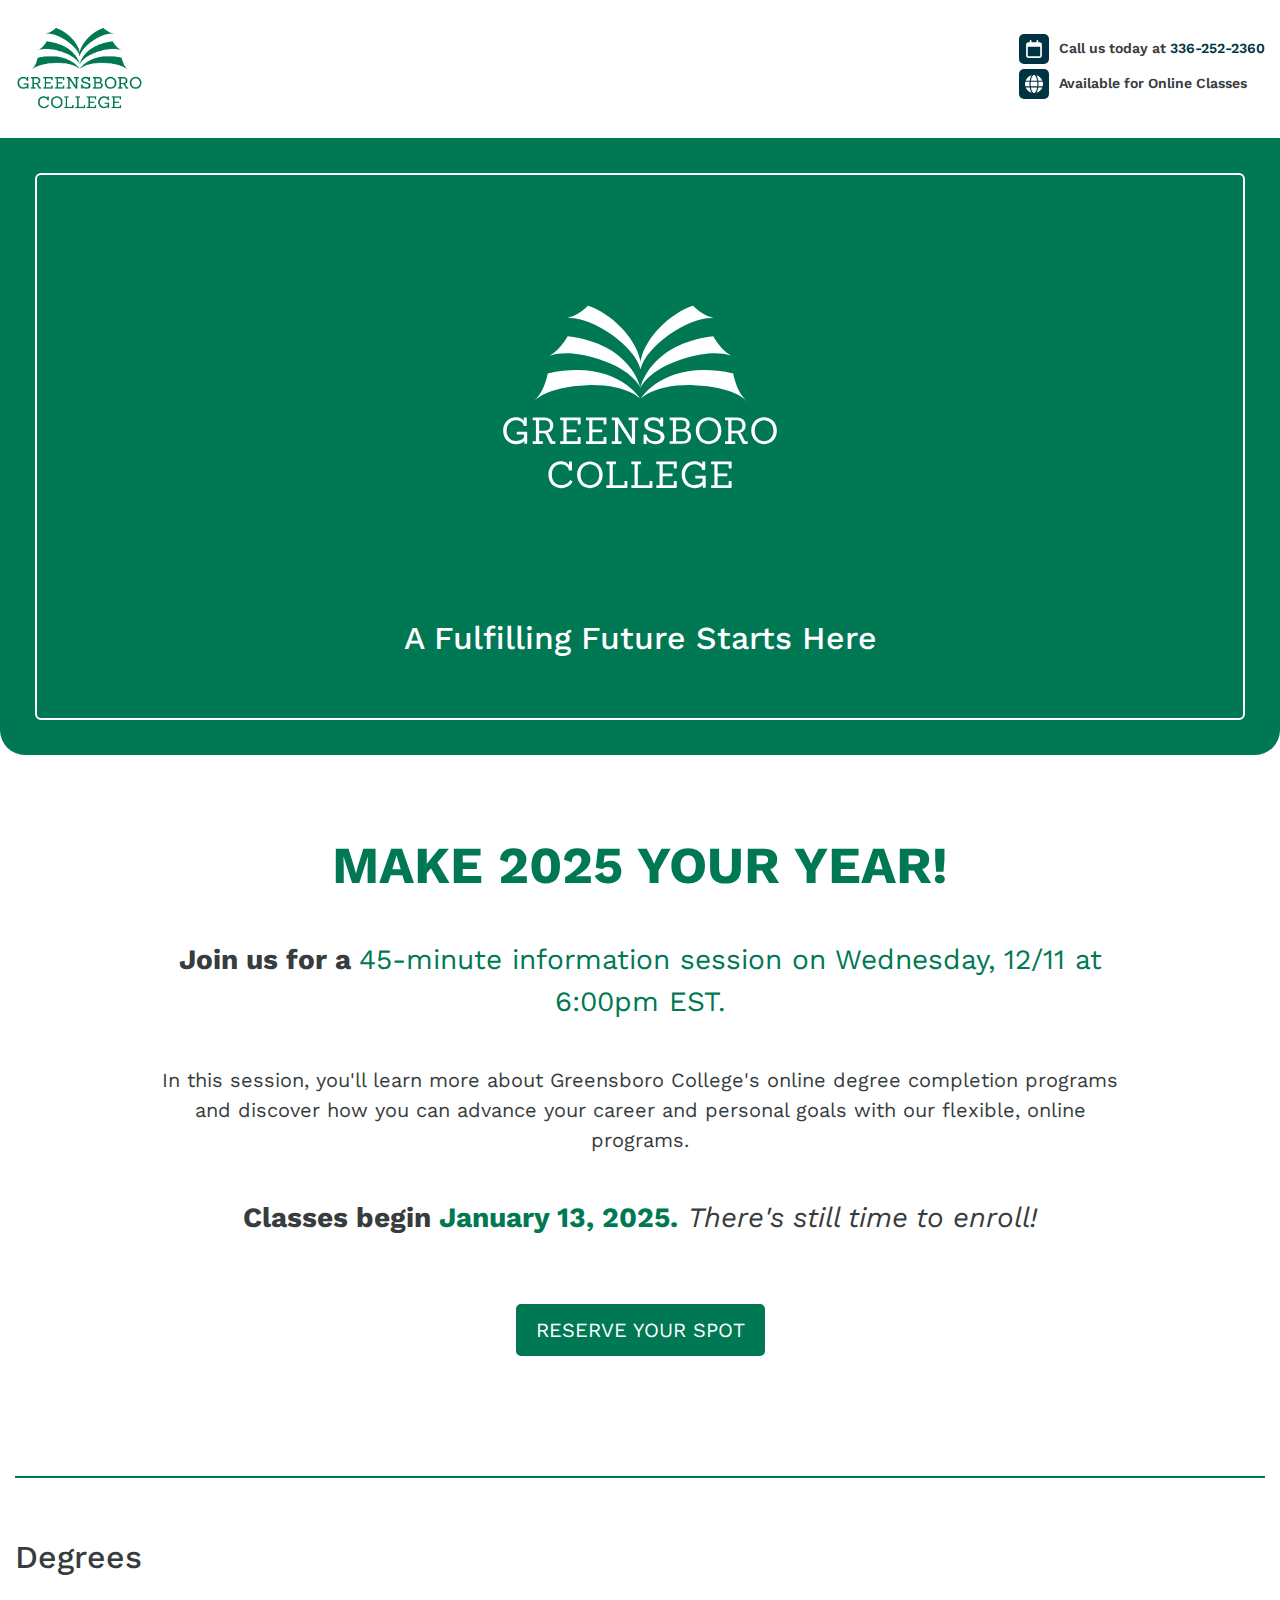
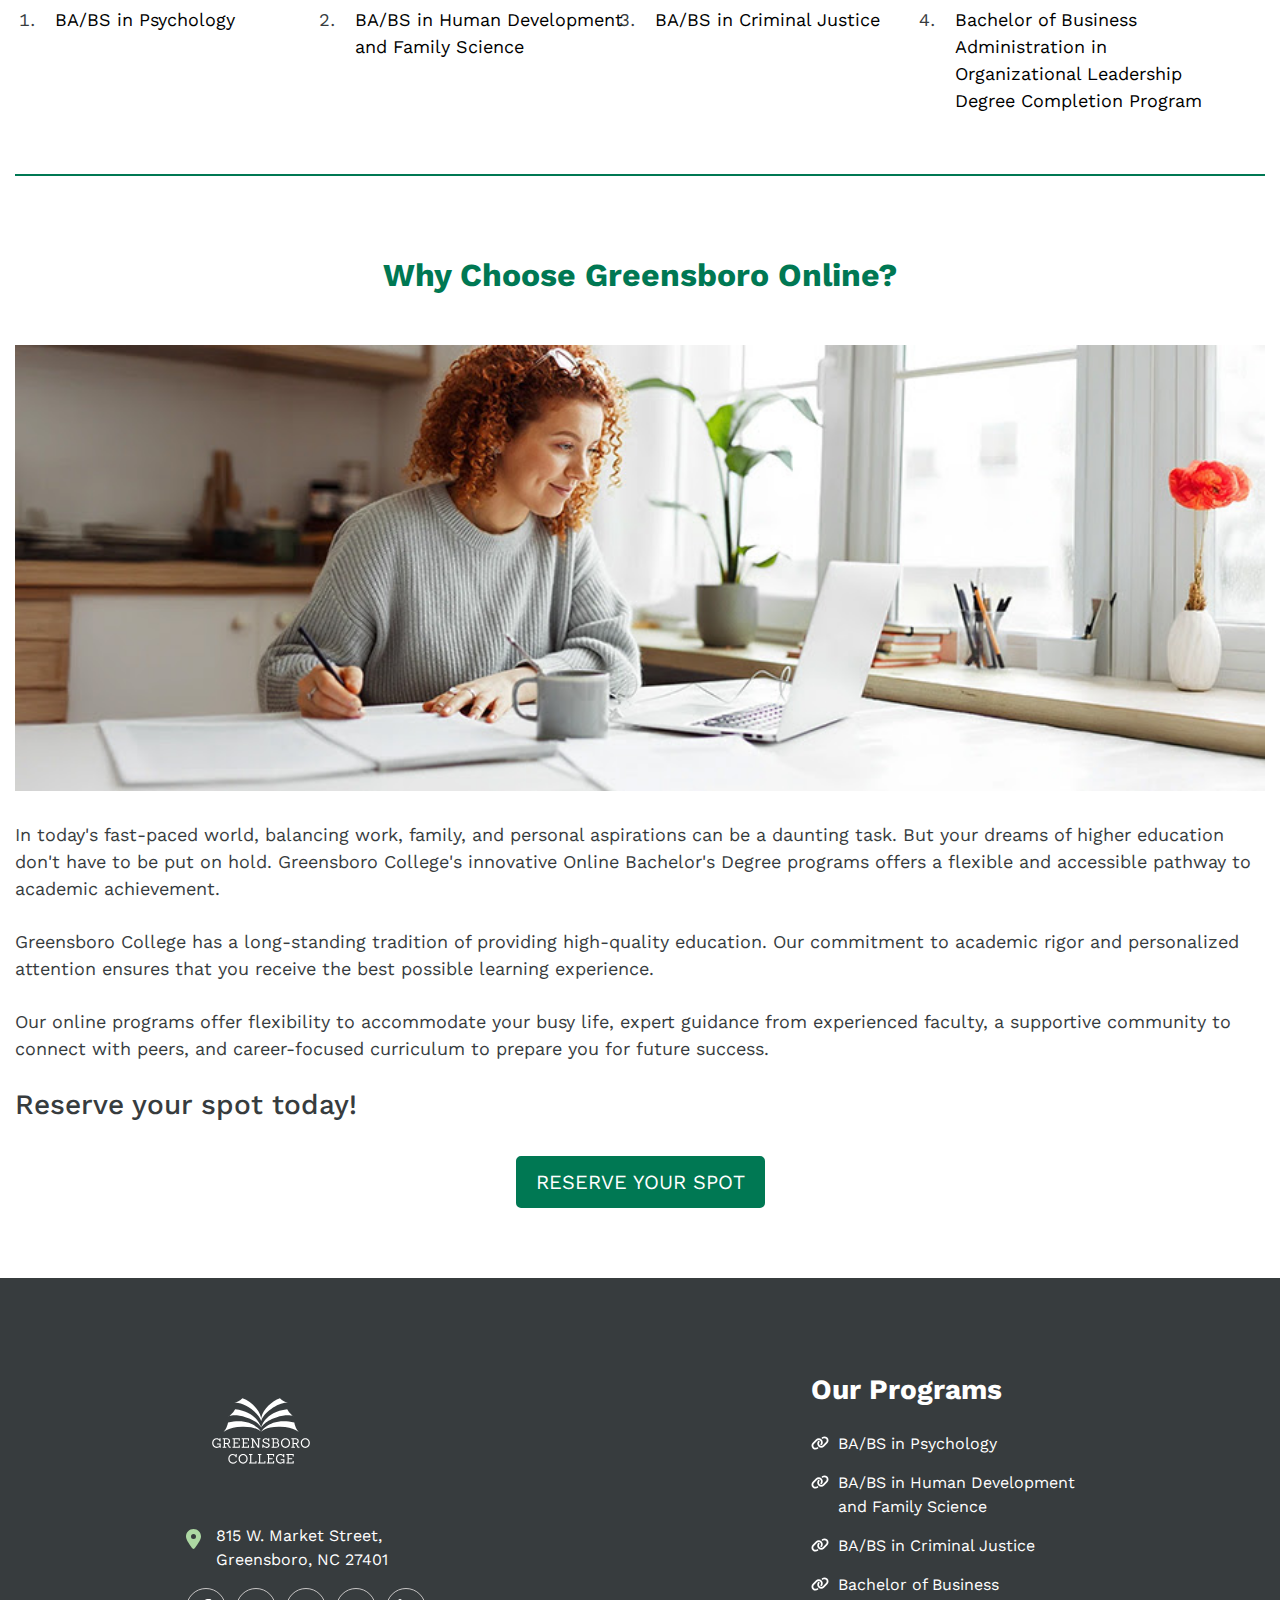
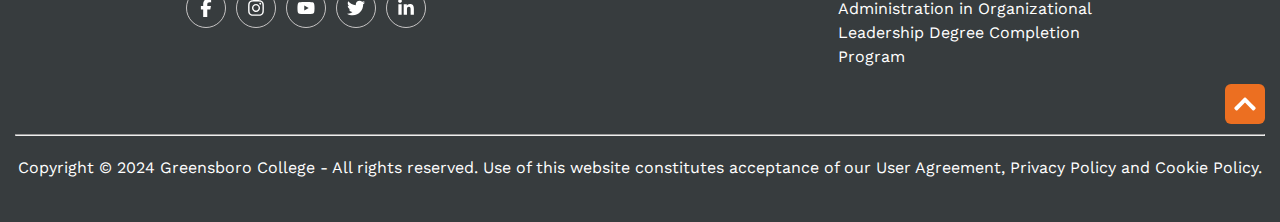
<file: webinar.html>
<!DOCTYPE html>
<html lang="en" dir="ltr" prefix="og: https://ogp.me/ns#">
  <head>
    <meta http-equiv="Content-Type" content="text/html; charset=UTF-8" />
        <link rel="preload" as="image" href="./Images/greensboro-college-logo.svg" type="image/webp" />
        <link rel="preload" as="image" href="./Images/greensboro-college-logo.svg" type="image/png" />
        <link rel="preload" as="image" href="./Images/greensboro-college-logo.svg" type="image/jpg" />
        <meta property="og:title" content="" />
        <meta property="og:description" content="" />
        <meta property="og:image" content="" />
        <meta property="og:url" content="" />
        <meta property="og:type" content="website" /> 
        <meta property="og:locale" content="en_US" />
        <meta name="twitter:card" content="" />
        <meta name="twitter:site" content="@greensboro-college" />
        <meta name="twitter:title" content="greensboro-college" />
        <meta name="twitter:description" content="greensboro-college" />
        <meta name="twitter:image" content="./Images/greensboro-college-logo.svg" />
        <meta name="google-site-verification" content="" />
        <meta name="google-site-verification" content="" />
        <meta name="msvalidate.01" content="" />
        <meta name="p:domain_verify" content="" />
        <meta name="viewport" content="width=device-width, initial-scale=1.0" />
        <title>Greensboro College Online Degree Programs</title>
        <meta name="description" content="Greensboro-college" />
        <link rel="canonical" href="https://www.technicalseospider.com/sachin/Regis/home.html" />
        <link rel="icon" type="image/x-icon" href="./Images/greensboro-college-logo.svg" />
        <link rel="shortcut icon" href="./Images/greensboro-college-logo.svg" type="image/x-icon" />
        <link rel="shortcut icon" href="./Images/greensboro-college-logo.svg" type="image/ico" />
        <link rel="icon" type="image/png" sizes="16x16" href="./Images/greensboro-college-logo.svg" />
        <link rel="icon" type="image/png" sizes="32x32" href="./Images/greensboro-college-logo.svg" />
        <link rel="icon" type="image/png" sizes="62x62" href="./Images/greensboro-college-logo.svg" />
        <link rel="icon" type="image/png" sizes="48x48" href="./Images/greensboro-college-logo.svg" />
        <link rel="icon" type="image/png" sizes="96x96" href="./Images/greensboro-college-logo.svg" />
        <link rel="icon" type="image/png" sizes="144x144" href="./Images/greensboro-college-logo.svg" />
        <link rel="icon" type="image/png" sizes="192x192" href="./Images/greensboro-college-logo.svg" />
        <link rel="apple-touch-icon" type="image/png" sizes="192x192" href="./Images/greensboro-college-logo.svg" />
        <link rel="icon" type="image/png" sizes="512x512" href="./Images/greensboro-college-logo.svg" />
        <link rel="apple-touch-icon" type="image/png" sizes="512x512" href="./Images/greensboro-college-logo.svg" />
        <link rel="apple-touch-icon" sizes="180x180" href="./Images/greensboro-college-logo.svg" />
        <link rel="icon" type="image/png" sizes="32x32" href="./Images/greensboro-college-logo.svg" />
        <link rel="icon" type="image/png" sizes="16x16" href="./Images/greensboro-college-logo.svg" />
        <link rel="manifest" href="/manifest.json" />
        <link rel="mask-icon" href="./Images/greensboro-college-logo.svg" />
        <meta name="apple-mobile-web-app-title" content="greensboro-college" />
        <meta name="application-name" content="greensboro-college" />
        <meta name="msapplication-TileColor" content="#ffffff" />
        <meta name="theme-color" content="#ffffff" />
        <script type="application/ld+json">
            {
                "@context": "https://schema.org",
                "@type": "Organization",
                "name": "SpiderNow",
                "description": "greensboro-college",
                "email": "",
                "url": "https://www.technicalseospider.com/sachin/Regis/home.html",
                "logo": "./Images/greensboro-college-logo.svg",
                "image": "./Images/greensboro-college-logo.svg",
                "alternateName": "greensboro-college",
                "sameAs": [""]
            }
        </script>
        <!-- Google Tag Manager -->

<!-- <script async>(function(w,d,s,l,i){w[l]=w[l]||[];w[l].push({'gtm.start':
  new Date().getTime(),event:'gtm.js'});var f=d.getElementsByTagName(s)[0],
  j=d.createElement(s),dl=l!='dataLayer'?'&l='+l:'';j.async=true;j.src=
  'https://www.googletagmanager.com/gtm.js?id='+i+dl;f.parentNode.insertBefore(j,f);
  })(window,document,'script','dataLayer','GTM-NMTZDL7J');</script>  -->
  
  <!-- End Google Tag Manager -->
  
  <script async type="text/javascript" src="//script.crazyegg.com/pages/scripts/0122/9570.js" async></script>
  
  
      <!-- Google Tag Manager (noscript) -->
  
  <noscript><iframe src="https://www.googletagmanager.com/ns.html?id=GTM-55RLMXG" height="0" width="0" style="display:none;visibility:hidden"></iframe></noscript>
  
  <!-- End Google Tag Manager (noscript) -->
    <link rel="stylesheet" href="./typo.css" />
    <link rel="stylesheet" href="./index.css" />
    <link rel="stylesheet" href="./greensboro.css" />
    <link rel="preload" href="https://fonts.googleapis.com">
    <link rel="preload" href="https://fonts.gstatic.com" >
    <link href="https://fonts.googleapis.com/css2?family=Work+Sans:wght@100..900&display=swap" rel="stylesheet">
    <link rel="stylesheet" href="https://cdnjs.cloudflare.com/ajax/libs/font-awesome/6.0.0/css/all.min.css">
  </head>
  <body>
    <!-- header section -->
    <header>
      <div class="content-wrapper">
        <div class="flex header-flex">
          <div class="first-group">
          <div class="logo-block">
            <a > 
             <img style="
            width: 130px; 
            height: 87.65px;" loading="lazy" src="Images/imgpsh_fullsize_anim.png" alt="logo"/></a>
          </div>
          <div class="hamberger" >
            <svg xmlns="http://www.w3.org/2000/svg" viewBox="0 0 448 512"><path d="M0 96C0 78.3 14.3 64 32 64l384 0c17.7 0 32 14.3 32 32s-14.3 32-32 32L32 128C14.3 128 0 113.7 0 96zM0 256c0-17.7 14.3-32 32-32l384 0c17.7 0 32 14.3 32 32s-14.3 32-32 32L32 288c-17.7 0-32-14.3-32-32zM448 416c0 17.7-14.3 32-32 32L32 448c-17.7 0-32-14.3-32-32s14.3-32 32-32l384 0c17.7 0 32 14.3 32 32z"/></svg>
          </div>
        </div>
          <div class="class-start">
            <div class="title-class">
              <span>
                <svg xmlns="http://www.w3.org/2000/svg" viewBox="0 0 448 512"><path d="M152 24c0-13.3-10.7-24-24-24s-24 10.7-24 24l0 40L64 64C28.7 64 0 92.7 0 128l0 16 0 48L0 448c0 35.3 28.7 64 64 64l320 0c35.3 0 64-28.7 64-64l0-256 0-48 0-16c0-35.3-28.7-64-64-64l-40 0 0-40c0-13.3-10.7-24-24-24s-24 10.7-24 24l0 40L152 64l0-40zM48 192l352 0 0 256c0 8.8-7.2 16-16 16L64 464c-8.8 0-16-7.2-16-16l0-256z"/></svg>
              </span>
              <div>
                <p>Call us today at <a href="tel:336-252-2360">336-252-2360</a></p>
              </div>
            </div>
            <div class="title-class">
              <span>
                <svg xmlns="http://www.w3.org/2000/svg" viewBox="0 0 512 512"><path d="M352 256c0 22.2-1.2 43.6-3.3 64l-185.3 0c-2.2-20.4-3.3-41.8-3.3-64s1.2-43.6 3.3-64l185.3 0c2.2 20.4 3.3 41.8 3.3 64zm28.8-64l123.1 0c5.3 20.5 8.1 41.9 8.1 64s-2.8 43.5-8.1 64l-123.1 0c2.1-20.6 3.2-42 3.2-64s-1.1-43.4-3.2-64zm112.6-32l-116.7 0c-10-63.9-29.8-117.4-55.3-151.6c78.3 20.7 142 77.5 171.9 151.6zm-149.1 0l-176.6 0c6.1-36.4 15.5-68.6 27-94.7c10.5-23.6 22.2-40.7 33.5-51.5C239.4 3.2 248.7 0 256 0s16.6 3.2 27.8 13.8c11.3 10.8 23 27.9 33.5 51.5c11.6 26 20.9 58.2 27 94.7zm-209 0L18.6 160C48.6 85.9 112.2 29.1 190.6 8.4C165.1 42.6 145.3 96.1 135.3 160zM8.1 192l123.1 0c-2.1 20.6-3.2 42-3.2 64s1.1 43.4 3.2 64L8.1 320C2.8 299.5 0 278.1 0 256s2.8-43.5 8.1-64zM194.7 446.6c-11.6-26-20.9-58.2-27-94.6l176.6 0c-6.1 36.4-15.5 68.6-27 94.6c-10.5 23.6-22.2 40.7-33.5 51.5C272.6 508.8 263.3 512 256 512s-16.6-3.2-27.8-13.8c-11.3-10.8-23-27.9-33.5-51.5zM135.3 352c10 63.9 29.8 117.4 55.3 151.6C112.2 482.9 48.6 426.1 18.6 352l116.7 0zm358.1 0c-30 74.1-93.6 130.9-171.9 151.6c25.5-34.2 45.2-87.7 55.3-151.6l116.7 0z"/></svg>
              </span>
              <div>
                <p>Available for Online Classes</p>
              </div>
            </div>
          </div>
          <div class="mobile-menus">
            <ul>
              <li class="child-menus">
                <p class="menus-title">Programs</p>
                <ul class="sub-child">
                  <li><a href="https://getstarted.greensboro.edu/ba-or-bs-psychology-degree.html">BA/BS in Psychology</a></li>
                  <li><a href="https://getstarted.greensboro.edu/ba-and-bs-in-human-development-and-family-science.html">BA/BS in Human Development and Family Science</a></li>
                  <li><a href="https://getstarted.greensboro.edu/ba-or-bs-criminal-justice-degree.html">BA/BS in Criminal Justice</a></li>
                  <li><a href="https://getstarted.greensboro.edu/bachelors-of-business-administration-in-organizational-leadership-degree.html">Bachelor of Business Administration in Organizational Leadership Degree Completion Program</a></li>
                </ul>
              </li>
            </ul>
          </div>
        </div>
      </div> 
    </header>

  <!-- ============================================ hero banner =========================================== -->

  <section class="simple-banner">
    <div class="border-class">
        <div class="content-wrapper">
            <div class="img-block">
                <img src="Images/greensboro-college-logo.svg">
            </div>
            <div class="txt-block">
                <h3>
                    A Fulfilling Future Starts Here
                </h3>
            </div>
        </div>
    </div>
  </section>


  <!-- ============================================ text banner =========================================== -->

  <section class="webinar-txt sec-space-80 center-align">
    <div class="content-wrapper">
        <div class="title-txt">
            <h2>
              MAKE 2025 YOUR YEAR!
            </h2>
        </div>
        <div class="desc-txt">
            <h4><strong>Join us for a </strong> <span> 45-minute information session on Wednesday, 12/11 at 6:00pm EST.</span> </h4>
        </div>
        <p > In this session, you'll  learn more about Greensboro College's online degree completion programs and discover how you can advance your career and personal goals with our flexible, online programs.</p>
        <div class="desc-txt">
            <h4><strong>Classes begin <span>January 13, 2025.</span></strong>  <em>There's still time to enroll!</em></h4>
        </div>
        <div class="cta-block green center-align">
            <a href="https://core-edu.zoom.us/meeting/register/tZAqc--qrTwsGtJ0Ozll0VyMZfRQvo0B4G4E#/registration" target="_blank" class="cta">Reserve Your Spot</a>
        </div>
    </div>
  </section>

    <!-- ============================================ text banner =========================================== -->

  <section class="degree-section sec-space-40">
    <div class="content-wrapper">
        <div class="bor-sec">
        <h2>
            Degrees
        </h2>
           <ul class="flex">
            <li><a href="https://getstarted.greensboro.edu/ba-or-bs-psychology-degree.html">BA/BS in Psychology</a></li>
                  <li><a href="https://getstarted.greensboro.edu/ba-and-bs-in-human-development-and-family-science.html">BA/BS in Human Development and Family Science</a></li>
                  <li><a href="https://getstarted.greensboro.edu/ba-or-bs-criminal-justice-degree.html">BA/BS in Criminal Justice</a></li>
                  <li><a href="https://getstarted.greensboro.edu/bachelors-of-business-administration-in-organizational-leadership-degree.html">Bachelor of Business Administration in Organizational Leadership Degree Completion Program</a></li>
           </ul>
        </div>
    </div>
  </section>

    <!-- ============================================ text banner =========================================== -->

    <section class="image-section sec-space-70">
        <div class="content-wrapper">
            <div class="heading-txt center-align">
                <h2>Why Choose Greensboro Online?</h2>
            </div>
            <div class="img-block">
                <img src="Images/image-section.jpg">
            </div>  
            <p>
                In today's fast-paced world, balancing work, family, and personal aspirations can be a daunting task. But your dreams of higher education don't have to be put on hold. Greensboro College's innovative Online Bachelor's Degree programs offers a flexible and accessible pathway to academic achievement.
            </p>
            <p>
                Greensboro College has a long-standing tradition of providing high-quality education. Our commitment to academic rigor and personalized attention ensures that you receive the best possible learning experience.
            </p>
            <p>
                Our online programs offer flexibility to accommodate your busy life, expert guidance from experienced faculty, a supportive community to connect with peers, and career-focused curriculum to prepare you for future success.
            </p>
            <h4>  Reserve your spot today!</h4>
            <div class="cta-block green center-align">
                <a href="https://core-edu.zoom.us/meeting/register/tZAqc--qrTwsGtJ0Ozll0VyMZfRQvo0B4G4E#/registration" target="_blank" class="cta">Reserve Your Spot</a>
            </div>
        </div> 
    </section>

    <footer class="footer">
      <div class="content-wrapper">
        <div class="footer_main flex">
          <div class="fm_col fm_info">
            <div class="fm_logo">
              <a >
                <img
                  loading="lazy"
                  src="./Images/greensboro-college-logo.svg"
                  alt="fullsize-logo"
                />
              </a>
            </div>
            <div class="fm_desc all-text-white">
              <div class="con-details">
                <ul>
                  <li class="icon-list">
                    <svg xmlns="http://www.w3.org/2000/svg" viewBox="0 0 384 512"><!--!Font Awesome Free 6.6.0 by @fontawesome - https://fontawesome.com License - https://fontawesome.com/license/free Copyright 2024 Fonticons, Inc.--><path d="M215.7 499.2C267 435 384 279.4 384 192C384 86 298 0 192 0S0 86 0 192c0 87.4 117 243 168.3 307.2c12.3 15.3 35.1 15.3 47.4 0zM192 128a64 64 0 1 1 0 128 64 64 0 1 1 0-128z"/></svg>
                    <p>
                      815 W. Market Street, Greensboro, NC 27401
                    </p>
                  </li>
                </ul>
              </div>
            </div>
            <div class="fm_social">
              <a href="https://www.facebook.com/GreensboroCollege">
                <svg xmlns="http://www.w3.org/2000/svg" viewBox="0 0 320 512">
                  <!--!Font Awesome Free 6.6.0 by @fontawesome - https://fontawesome.com License - https://fontawesome.com/license/free Copyright 2024 Fonticons, Inc.-->
                  <path
                    d="M80 299.3V512H196V299.3h86.5l18-97.8H196V166.9c0-51.7 20.3-71.5 72.7-71.5c16.3 0 29.4 .4 37 1.2V7.9C291.4 4 256.4 0 236.2 0C129.3 0 80 50.5 80 159.4v42.1H14v97.8H80z"
                  />
                </svg>
              </a>
              <a href="https://www.instagram.com/greensborocollege/">
                  <svg xmlns="http://www.w3.org/2000/svg" viewBox="0 0 448 512"><!--!Font Awesome Free 6.6.0 by @fontawesome - https://fontawesome.com License - https://fontawesome.com/license/free Copyright 2024 Fonticons, Inc.--><path d="M224.1 141c-63.6 0-114.9 51.3-114.9 114.9s51.3 114.9 114.9 114.9S339 319.5 339 255.9 287.7 141 224.1 141zm0 189.6c-41.1 0-74.7-33.5-74.7-74.7s33.5-74.7 74.7-74.7 74.7 33.5 74.7 74.7-33.6 74.7-74.7 74.7zm146.4-194.3c0 14.9-12 26.8-26.8 26.8-14.9 0-26.8-12-26.8-26.8s12-26.8 26.8-26.8 26.8 12 26.8 26.8zm76.1 27.2c-1.7-35.9-9.9-67.7-36.2-93.9-26.2-26.2-58-34.4-93.9-36.2-37-2.1-147.9-2.1-184.9 0-35.8 1.7-67.6 9.9-93.9 36.1s-34.4 58-36.2 93.9c-2.1 37-2.1 147.9 0 184.9 1.7 35.9 9.9 67.7 36.2 93.9s58 34.4 93.9 36.2c37 2.1 147.9 2.1 184.9 0 35.9-1.7 67.7-9.9 93.9-36.2 26.2-26.2 34.4-58 36.2-93.9 2.1-37 2.1-147.8 0-184.8zM398.8 388c-7.8 19.6-22.9 34.7-42.6 42.6-29.5 11.7-99.5 9-132.1 9s-102.7 2.6-132.1-9c-19.6-7.8-34.7-22.9-42.6-42.6-11.7-29.5-9-99.5-9-132.1s-2.6-102.7 9-132.1c7.8-19.6 22.9-34.7 42.6-42.6 29.5-11.7 99.5-9 132.1-9s102.7-2.6 132.1 9c19.6 7.8 34.7 22.9 42.6 42.6 11.7 29.5 9 99.5 9 132.1s2.7 102.7-9 132.1z"/></svg>
              </a>
              <a href="https://www.youtube.com/channel/UCupeqYWaIqCLyE3ceWaNJug/featured">
                  <svg xmlns="http://www.w3.org/2000/svg" viewBox="0 0 576 512"><!--!Font Awesome Free 6.6.0 by @fontawesome - https://fontawesome.com License - https://fontawesome.com/license/free Copyright 2024 Fonticons, Inc.--><path d="M549.7 124.1c-6.3-23.7-24.8-42.3-48.3-48.6C458.8 64 288 64 288 64S117.2 64 74.6 75.5c-23.5 6.3-42 24.9-48.3 48.6-11.4 42.9-11.4 132.3-11.4 132.3s0 89.4 11.4 132.3c6.3 23.7 24.8 41.5 48.3 47.8C117.2 448 288 448 288 448s170.8 0 213.4-11.5c23.5-6.3 42-24.2 48.3-47.8 11.4-42.9 11.4-132.3 11.4-132.3s0-89.4-11.4-132.3zm-317.5 213.5V175.2l142.7 81.2-142.7 81.2z"/></svg>
                </a>
                <a href="https://twitter.com/Gboro_College">
                  <svg xmlns="http://www.w3.org/2000/svg" viewBox="0 0 512 512">
                    <!--!Font Awesome Free 6.6.0 by @fontawesome - https://fontawesome.com License - https://fontawesome.com/license/free Copyright 2024 Fonticons, Inc.-->
                    <path
                      d="M459.4 151.7c.3 4.5 .3 9.1 .3 13.6 0 138.7-105.6 298.6-298.6 298.6-59.5 0-114.7-17.2-161.1-47.1 8.4 1 16.6 1.3 25.3 1.3 49.1 0 94.2-16.6 130.3-44.8-46.1-1-84.8-31.2-98.1-72.8 6.5 1 13 1.6 19.8 1.6 9.4 0 18.8-1.3 27.6-3.6-48.1-9.7-84.1-52-84.1-103v-1.3c14 7.8 30.2 12.7 47.4 13.3-28.3-18.8-46.8-51-46.8-87.4 0-19.5 5.2-37.4 14.3-53 51.7 63.7 129.3 105.3 216.4 109.8-1.6-7.8-2.6-15.9-2.6-24 0-57.8 46.8-104.9 104.9-104.9 30.2 0 57.5 12.7 76.7 33.1 23.7-4.5 46.5-13.3 66.6-25.3-7.8 24.4-24.4 44.8-46.1 57.8 21.1-2.3 41.6-8.1 60.4-16.2-14.3 20.8-32.2 39.3-52.6 54.3z"
                    />
                  </svg>
                </a>
                <a href="https://www.linkedin.com/school/greensboro-college/ ">
                  <svg xmlns="http://www.w3.org/2000/svg" viewBox="0 0 448 512"><!--!Font Awesome Free 6.6.0 by @fontawesome - https://fontawesome.com License - https://fontawesome.com/license/free Copyright 2024 Fonticons, Inc.--><path d="M100.3 448H7.4V148.9h92.9zM53.8 108.1C24.1 108.1 0 83.5 0 53.8a53.8 53.8 0 0 1 107.6 0c0 29.7-24.1 54.3-53.8 54.3zM447.9 448h-92.7V302.4c0-34.7-.7-79.2-48.3-79.2-48.3 0-55.7 37.7-55.7 76.7V448h-92.8V148.9h89.1v40.8h1.3c12.4-23.5 42.7-48.3 87.9-48.3 94 0 111.3 61.9 111.3 142.3V448z"/></svg>
                </a>
            </div>
          </div>
          <div class="fm_col fm_table">
              <div class="fml_title fw-7 all-text-white">
              <h4>Our Programs</h4>
            </div>
            <div class="fmd_inner all-text-white">
              <a href="https://getstarted.greensboro.edu/ba-or-bs-psychology-degree.html">
                <div class="fmd_icon">
                  <svg xmlns="http://www.w3.org/2000/svg" viewBox="0 0 640 512"><!--!Font Awesome Free 6.6.0 by @fontawesome - https://fontawesome.com License - https://fontawesome.com/license/free Copyright 2024 Fonticons, Inc.--><path d="M579.8 267.7c56.5-56.5 56.5-148 0-204.5c-50-50-128.8-56.5-186.3-15.4l-1.6 1.1c-14.4 10.3-17.7 30.3-7.4 44.6s30.3 17.7 44.6 7.4l1.6-1.1c32.1-22.9 76-19.3 103.8 8.6c31.5 31.5 31.5 82.5 0 114L422.3 334.8c-31.5 31.5-82.5 31.5-114 0c-27.9-27.9-31.5-71.8-8.6-103.8l1.1-1.6c10.3-14.4 6.9-34.4-7.4-44.6s-34.4-6.9-44.6 7.4l-1.1 1.6C206.5 251.2 213 330 263 380c56.5 56.5 148 56.5 204.5 0L579.8 267.7zM60.2 244.3c-56.5 56.5-56.5 148 0 204.5c50 50 128.8 56.5 186.3 15.4l1.6-1.1c14.4-10.3 17.7-30.3 7.4-44.6s-30.3-17.7-44.6-7.4l-1.6 1.1c-32.1 22.9-76 19.3-103.8-8.6C74 372 74 321 105.5 289.5L217.7 177.2c31.5-31.5 82.5-31.5 114 0c27.9 27.9 31.5 71.8 8.6 103.9l-1.1 1.6c-10.3 14.4-6.9 34.4 7.4 44.6s34.4 6.9 44.6-7.4l1.1-1.6C433.5 260.8 427 182 377 132c-56.5-56.5-148-56.5-204.5 0L60.2 244.3z"/></svg>
                </div>
                <div class="fmd_text">
                  <p>BA/BS in Psychology</p>
                </div>
              </a>
            </div>
            <div class="fmd_inner all-text-white">
              <a href="https://getstarted.greensboro.edu/ba-and-bs-in-human-development-and-family-science.html">
                <div class="fmd_icon">
                  <svg xmlns="http://www.w3.org/2000/svg" viewBox="0 0 640 512"><!--!Font Awesome Free 6.6.0 by @fontawesome - https://fontawesome.com License - https://fontawesome.com/license/free Copyright 2024 Fonticons, Inc.--><path d="M579.8 267.7c56.5-56.5 56.5-148 0-204.5c-50-50-128.8-56.5-186.3-15.4l-1.6 1.1c-14.4 10.3-17.7 30.3-7.4 44.6s30.3 17.7 44.6 7.4l1.6-1.1c32.1-22.9 76-19.3 103.8 8.6c31.5 31.5 31.5 82.5 0 114L422.3 334.8c-31.5 31.5-82.5 31.5-114 0c-27.9-27.9-31.5-71.8-8.6-103.8l1.1-1.6c10.3-14.4 6.9-34.4-7.4-44.6s-34.4-6.9-44.6 7.4l-1.1 1.6C206.5 251.2 213 330 263 380c56.5 56.5 148 56.5 204.5 0L579.8 267.7zM60.2 244.3c-56.5 56.5-56.5 148 0 204.5c50 50 128.8 56.5 186.3 15.4l1.6-1.1c14.4-10.3 17.7-30.3 7.4-44.6s-30.3-17.7-44.6-7.4l-1.6 1.1c-32.1 22.9-76 19.3-103.8-8.6C74 372 74 321 105.5 289.5L217.7 177.2c31.5-31.5 82.5-31.5 114 0c27.9 27.9 31.5 71.8 8.6 103.9l-1.1 1.6c-10.3 14.4-6.9 34.4 7.4 44.6s34.4 6.9 44.6-7.4l1.1-1.6C433.5 260.8 427 182 377 132c-56.5-56.5-148-56.5-204.5 0L60.2 244.3z"/></svg>
                </div>
                <div class="fmd_text">
                  <p>BA/BS in Human Development and Family Science </p>
                </div>
              </a>
            </div>
            <div class="fmd_inner all-text-white">
              <a href="https://getstarted.greensboro.edu/ba-or-bs-criminal-justice-degree.html">
                <div class="fmd_icon">
                  <svg xmlns="http://www.w3.org/2000/svg" viewBox="0 0 640 512"><!--!Font Awesome Free 6.6.0 by @fontawesome - https://fontawesome.com License - https://fontawesome.com/license/free Copyright 2024 Fonticons, Inc.--><path d="M579.8 267.7c56.5-56.5 56.5-148 0-204.5c-50-50-128.8-56.5-186.3-15.4l-1.6 1.1c-14.4 10.3-17.7 30.3-7.4 44.6s30.3 17.7 44.6 7.4l1.6-1.1c32.1-22.9 76-19.3 103.8 8.6c31.5 31.5 31.5 82.5 0 114L422.3 334.8c-31.5 31.5-82.5 31.5-114 0c-27.9-27.9-31.5-71.8-8.6-103.8l1.1-1.6c10.3-14.4 6.9-34.4-7.4-44.6s-34.4-6.9-44.6 7.4l-1.1 1.6C206.5 251.2 213 330 263 380c56.5 56.5 148 56.5 204.5 0L579.8 267.7zM60.2 244.3c-56.5 56.5-56.5 148 0 204.5c50 50 128.8 56.5 186.3 15.4l1.6-1.1c14.4-10.3 17.7-30.3 7.4-44.6s-30.3-17.7-44.6-7.4l-1.6 1.1c-32.1 22.9-76 19.3-103.8-8.6C74 372 74 321 105.5 289.5L217.7 177.2c31.5-31.5 82.5-31.5 114 0c27.9 27.9 31.5 71.8 8.6 103.9l-1.1 1.6c-10.3 14.4-6.9 34.4 7.4 44.6s34.4 6.9 44.6-7.4l1.1-1.6C433.5 260.8 427 182 377 132c-56.5-56.5-148-56.5-204.5 0L60.2 244.3z"/></svg>
                </div>
                <div class="fmd_text">
                  <p>BA/BS in Criminal Justice
                  </p>
                </div>
              </a>
            </div>
            <div class="fmd_inner all-text-white">
              <a href="https://getstarted.greensboro.edu/bachelors-of-business-administration-in-organizational-leadership-degree.html">
                <div class="fmd_icon">
                  <svg xmlns="http://www.w3.org/2000/svg" viewBox="0 0 640 512"><!--!Font Awesome Free 6.6.0 by @fontawesome - https://fontawesome.com License - https://fontawesome.com/license/free Copyright 2024 Fonticons, Inc.--><path d="M579.8 267.7c56.5-56.5 56.5-148 0-204.5c-50-50-128.8-56.5-186.3-15.4l-1.6 1.1c-14.4 10.3-17.7 30.3-7.4 44.6s30.3 17.7 44.6 7.4l1.6-1.1c32.1-22.9 76-19.3 103.8 8.6c31.5 31.5 31.5 82.5 0 114L422.3 334.8c-31.5 31.5-82.5 31.5-114 0c-27.9-27.9-31.5-71.8-8.6-103.8l1.1-1.6c10.3-14.4 6.9-34.4-7.4-44.6s-34.4-6.9-44.6 7.4l-1.1 1.6C206.5 251.2 213 330 263 380c56.5 56.5 148 56.5 204.5 0L579.8 267.7zM60.2 244.3c-56.5 56.5-56.5 148 0 204.5c50 50 128.8 56.5 186.3 15.4l1.6-1.1c14.4-10.3 17.7-30.3 7.4-44.6s-30.3-17.7-44.6-7.4l-1.6 1.1c-32.1 22.9-76 19.3-103.8-8.6C74 372 74 321 105.5 289.5L217.7 177.2c31.5-31.5 82.5-31.5 114 0c27.9 27.9 31.5 71.8 8.6 103.9l-1.1 1.6c-10.3 14.4-6.9 34.4 7.4 44.6s34.4 6.9 44.6-7.4l1.1-1.6C433.5 260.8 427 182 377 132c-56.5-56.5-148-56.5-204.5 0L60.2 244.3z"/></svg>
                </div>
                <div class="fmd_text">
                  <p>Bachelor of Business Administration in Organizational Leadership Degree Completion Program</p>
                </div>
              </a>
            </div>
          </div>
        </div>
        <!--  Scroll to Top  -->
        <div class="foo_scroll">
          <a id="scrollButton">
            <svg
              version="1.0"
              xmlns="http://www.w3.org/2000/svg"
              viewBox="0 0 448 512"
              aria-hidden="true"
            >
              <g id="chevron-up1_layer">
                <path
                  d="M240.971 130.524l194.343 194.343c9.373 9.373 9.373 24.569 0 33.941l-22.667 22.667c-9.357 9.357-24.522 9.375-33.901.04L224 227.495 69.255 381.516c-9.379 9.335-24.544 9.317-33.901-.04l-22.667-22.667c-9.373-9.373-9.373-24.569 0-33.941L207.03 130.525c9.372-9.373 24.568-9.373 33.941-.001z"
                ></path>
              </g>
            </svg>
          </a>
        </div>
        <hr />
        <div class="footer_bottom flex flex-between-center">
          <div class="fb_content all-text-white">
            <p>
              <span
                >Copyright © 2024 Greensboro College - All rights reserved. Use
                of this website constitutes acceptance of our User Agreement,
                <a href="https://www.greensboro.edu/privacy-policy/" target="_blank">Privacy Policy</a> and <a href="https://www.greensboro.edu/privacy-policy/" target="_blank">Cookie Policy</a>.</span
              >
            </p>
          </div>
          <div class="fb_menu"></div>
        </div>
      </div>
    </footer>
  </body>
  <script defer src="./jquery.js"></script>
  <script defer type="text/javascript" src="./main.js"></script>
</html>
</file>
<file: typo.css>
*,
:after,
:before {
  box-sizing: border-box;
  padding: 0;
  margin: 0;
  scroll-behavior: smooth;
}

:root{
  --primary-color: #007853;
  --secondary-color: #003442;
 --tertiary-color: #add8a3;
 --quaternary-color: #f4e9d8;
 --body-color: #373c3e;
 --white-color: #fff;
 --black-color: #000;
}

body,
html {
  color: var(--body-color);
  font-family: "Work Sans", sans-serif;
  font-weight: 400;
  line-height: 1.5;
}
a,a:hover {
  text-decoration: none
}
img{
  display: block;
  width: 100%;
}
ul{
  list-style: none;
}
h1 {
  font-size: 48px;
  font-weight: 500;
  line-height: 1.2;
}
h2 {
  font-size: 32px;
  font-weight: 500;
  line-height: 1.2;
}
h3 {
  font-size: 32px;
  font-weight: 500;
  line-height: 1.2;
}
h4 {
  font-size: 28px;
  font-weight: 500;
  line-height: 1.2;
}
h5 {
  font-size: 24px;
  font-weight: 500;
  line-height: 1.2;
  color:#007853;
}
h6 {
  font-size: 20px;
  font-weight: 400;
  line-height: 1.2;
}
p {
  font-size: 16px;
  font-weight: 400;
  margin-bottom: 15px;
}
.content-wrapper {
  max-width: 1400px;
  width: 100%;
  margin: 0px auto;
  padding-left: 15px;
  padding-right: 15px;
}
.sec-space-10 {
  padding: 10px 0px;
}
.sec-space-20 {
  padding: 20px 0px;
}
.sec-space-30 {
  padding: 30px 0px;
}
.sec-space-40 {
  padding: 40px 0px;
}
.sec-space-50 {
  padding: 50px 0px;
}
.sec-space-60 {
  padding: 60px 0px;
}
.sec-space-70 {
  padding: 70px 0px;
}
.sec-space-80 {
  padding: 80px 0px;
}

/**********  Flex  **********/
.mob-flex,
.flex {
  display: -webkit-box;
  display: -ms-flexbox;
  display: flex;
  -ms-flex-wrap: wrap;
  flex-wrap: wrap;
}
.flex-wrap {
  -ms-flex-wrap: wrap;
  flex-wrap: wrap;
}
.flex-no-wrap,
.mob-flex.flex-no-wrap,
.flex.flex-no-wrap {
  -ms-flex-wrap: nowrap;
  flex-wrap: nowrap;
}
.flex-center {
  -webkit-box-pack: center;
  -ms-flex-pack: center;
  justify-content: center;
  -webkit-box-align: center;
  -ms-flex-align: center;
  align-items: center;
}
.flex-between-center {
  -webkit-box-pack: justify;
  -ms-flex-pack: justify;
  justify-content: space-between;
  -webkit-box-align: center;
  -ms-flex-align: center;
  align-items: center;
}
/**********  Flex-Direction **********/
.flex-row {
  -webkit-box-orient: horizontal;
  -webkit-box-direction: normal;
  -ms-flex-direction: row;
  flex-direction: row;
}
.flex-row-reverse {
  -webkit-box-orient: horizontal;
  -webkit-box-direction: reverse;
  -ms-flex-direction: row-reverse;
  flex-direction: row-reverse;
}
.flex-col {
  -webkit-box-orient: vertical;
  -webkit-box-direction: normal;
  -ms-flex-direction: column;
  flex-direction: column;
}
.flex-col-reverse {
  -webkit-box-orient: vertical;
  -webkit-box-direction: reverse;
  -ms-flex-direction: column-reverse;
  flex-direction: column-reverse;
}
/**********  Flex-Align **********/
.align-start {
  -webkit-box-align: start;
  -ms-flex-align: start;
  align-items: flex-start;
}
.align-end {
  -webkit-box-align: end;
  -ms-flex-align: end;
  align-items: flex-end;
}
.align-center {
  -webkit-box-align: center;
  -ms-flex-align: center;
  align-items: center;
}
.align-baseline {
  -webkit-box-align: baseline;
  -ms-flex-align: baseline;
  align-items: baseline;
}
.align-stretch {
  -webkit-box-align: stretch;
  -ms-flex-align: stretch;
  align-items: stretch;
}
/**********  Flex-Justify **********/
.justify-start {
  -webkit-box-pack: start;
  -ms-flex-pack: start;
  justify-content: flex-start;
}
.justify-end {
  -webkit-box-pack: end;
  -ms-flex-pack: end;
  justify-content: flex-end;
}
.justify-center {
  -webkit-box-pack: center;
  -ms-flex-pack: center;
  justify-content: center;
}
.justify-between {
  -webkit-box-pack: justify;
  -ms-flex-pack: justify;
  justify-content: space-between;
}
.justify-around {
  -ms-flex-pack: distribute;
  justify-content: space-around;
}
.justify-evenly {
  -webkit-box-pack: space-evenly;
  -ms-flex-pack: space-evenly;
  justify-content: space-evenly;
}
/**********  Flex-Column **********/
.flex > .flex-1 {
  -ms-flex-preferred-size: 100%;
  flex-basis: 100%;
}
.flex > .flex-2 {
  -ms-flex-preferred-size: 49%;
  flex-basis: 49%;
  margin-right: 2%;
}
.flex > .flex-2:nth(2n + 2) {
  margin-right: 0;
}
.flex > .flex-3 {
  -ms-flex-preferred-size: 32.33%;
  flex-basis: 32.33%;
  margin-right: 1.5%;
}
.flex > .flex-2:nth(3n + 3) {
  margin-right: 0;
}
.flex > .flex-4 {
  -ms-flex-preferred-size: 24%;
  flex-basis: 24%;
  margin-right: 1.33%;
}
.flex > .flex-2:nth(4n + 4) {
  margin-right: 0;
}
.flex > .flex-5 {
  -ms-flex-preferred-size: 19%;
  flex-basis: 19%;
  margin-right: 1.25%;
}
.flex > .flex-2:nth(5n + 6) {
  margin-right: 0;
}
/**********  Flex-Margin-bottom **********/
.flex-wrap > .flex-1 {
  margin-bottom: 2%;
}
.flex-wrap > .flex-2 {
  margin-bottom: 2%;
}
.flex-wrap > .flex-3 {
  margin-bottom: 1.5%;
}
.flex-wrap > .flex-4 {
  margin-bottom: 1.33%;
}
.flex-wrap > .flex-5 {
  margin-bottom: 1.25%;
}
@media (max-width: 767px) {
  .flex {
    display: block;
  }
  .flex > .flex-1,
  .flex > .flex-2,
  .flex > .flex-3,
  .flex > .flex-4,
  .flex > .flex-5 {
    -ms-flex-preferred-size: 100%;
    flex-basis: 100%;
    margin: 0;
  }
  .mob-flex-row-reverse {
    -webkit-box-orient: horizontal;
    -webkit-box-direction: reverse;
    -ms-flex-direction: row-reverse;
    flex-direction: row-reverse;
  }
  .mob-flex-col-reverse {
    -webkit-box-orient: vertical;
    -webkit-box-direction: reverse;
    -ms-flex-direction: column-reverse;
    flex-direction: column-reverse;
  }
  .mob-flex.flex-between-center {
    -webkit-box-align: stretch;
    -ms-flex-align: stretch;
    align-items: stretch;
  }
}
/**********  blocks  **********/
.inline-box {
  display: inline-block;
}
.box-none {
  display: none;
}
.box-block {
  display: block;
}
/**********  Alignment  **********/
.center-align {
  text-align: center;
}
.left-align {
  text-align: left;
}
.right-align {
  text-align: right;
}
/**********  Alignment Margin  **********/
.center-margin {
  margin-left: auto;
  margin-right: auto;
}
.left-margin {
  margin-left: 0;
  margin-right: auto;
}
.right-margin {
  margin-left: auto;
  margin-right: 0;
}
/**********  Overlay  **********/
.overlay_section {
  position: absolute;
  left: 0;
  right: 0;
  top: 0;
  bottom: 0;
  z-index: 0;
}
.section-bg {
  background-position: center;
  background-repeat: no-repeat;
  background-size: cover;
}
/**********  Positions  **********/
.pos_abs {
  position: absolute;
}
.pos_rel {
  position: relative;
}
/********** Font Weight  **********/
.fw-9,
.fw-9 h1,
.fw-9 h2,
.fw-9 h3,
.fw-9 h4,
.fw-9 h5,
.fw-9 h6,
.fw-9 li,
.fw-9 p,
.fw-9 a {
  font-weight: 900;
}
.fw-8,
.fw-8 h1,
.fw-8 h2,
.fw-8 h3,
.fw-8 h4,
.fw-8 h5,
.fw-8 h6,
.fw-8 li,
.fw-8 p,
.fw-8 a {
  font-weight: 800;
}
.fw-7,
.fw-7 h1,
.fw-7 h2,
.fw-7 h3,
.fw-7 h4,
.fw-7 h5,
.fw-7 h6,
.fw-7 li,
.fw-7 p,
.fw-7 a {
  font-weight: 700;
}
.fw-6,
.fw-6 h1,
.fw-6 h2,
.fw-6 h3,
.fw-6 h4,
.fw-6 h5,
.fw-6 h6,
.fw-6 li,
.fw-6 p,
.fw-6 a {
  font-weight: 600;
}
.fw-5,
.fw-5 h1,
.fw-5 h2,
.fw-5 h3,
.fw-5 h4,
.fw-5 h5,
.fw-5 h6,
.fw-5 li,
.fw-5 p,
.fw-5 a {
  font-weight: 400;
}
.fw-4,
.fw-4 h1,
.fw-4 h2,
.fw-4 h3,
.fw-4 h4,
.fw-4 h5,
.fw-4 h6,
.fw-4 li,
.fw-4 p,
.fw-4 a {
  font-weight: 400;
}
.fw-3,
.fw-3 h1,
.fw-3 h2,
.fw-3 h3,
.fw-3 h4,
.fw-3 h5,
.fw-3 h6,
.fw-3 li,
.fw-3 p,
.fw-3 a {
  font-weight: 300;
}
/**********  Color  **********/
.all-text-white,
.all-text-white h1,
.all-text-white h2,
.all-text-white h3,
.all-text-white h4,
.all-text-white h5,
.all-text-white h6,
.all-text-white p,
.all-text-white span,
.all-text-white a {
  color: #ffffff;
}
.all-text-black,
.all-text-black h1,
.all-text-black h2,
.all-text-black h3,
.all-text-black h4,
.all-text-black h5,
.all-text-black h6,
.all-text-black p,
.all-text-black span,
.all-text-black a {
  color: #000000;
}
.all-text-primary,
.all-text-primary h1,
.all-text-primary h2,
.all-text-primary h3,
.all-text-primary h4,
.all-text-primary h5,
.all-text-primary h6,
.all-text-primary p,
.all-text-primary span,
.all-text-primary a {
  color: var(--primary-color);
}
.all-text-secondary,
.all-text-secondary h1,
.all-text-secondary h2,
.all-text-secondary h3,
.all-text-secondary h4,
.all-text-secondary h5,
.all-text-secondary h6,
.all-text-secondary p,
.all-text-secondary span,
.all-text-secondary a {
  color: var(--primary-color);
}
/**********  box Shadow **********/
.box-shadow {
  -webkit-box-shadow: 0px 4px 10px rgba(0, 0, 0, 0.12);
  box-shadow: 0px 4px 10px rgba(0, 0, 0, 0.12);
  border-radius: 16px;
}
.box-shadow-hover {
  -webkit-transition: all 0.35s;
  -o-transition: all 0.35s;
  transition: all 0.35s;
}
.box-shadow-hover:hover {
  -webkit-box-shadow: 0px 4px 10px rgba(0, 0, 0, 0.12);
  box-shadow: 0px 4px 10px rgba(0, 0, 0, 0.12);
}
/**********  Link Arrow  **********/
.under-line a,
a.under-line {
  text-decoration: underline;
}
/**********  Slick Slider  **********/
ul.slick-dots {
  margin: 0;
  padding: 0;
  text-align: center;
  margin-top: 10px;
  margin-bottom: 10px;
}
ul.slick-dots li {
  display: inline-block;
  padding: 0;
  margin: 0;
  font-size: 0;
  text-indent: 0;
  border: 0;
  margin: 0 6.5px;
}
ul.slick-dots li button {
  padding: 0;
  border: 0;
  background: var(--primary-color);
  border: 2px solid #fff;
  height: 9px;
  opacity: 1;
  width: 9px;
  border-radius: 100%;
  -webkit-transition: all 0.35s;
  -o-transition: all 0.35s;
  transition: all 0.35s;
  -webkit-box-sizing: content-box;
  box-sizing: content-box;
}
ul.slick-dots li.slick-active button {
  border: 2px solid var(--primary-color);
  background-color: #fff;
}
.full_width_sec {
  max-width: 100% !important;
  padding-left: 0;
  padding-right: 0;
}
/**********  Rich text classes  **********/
.margin-0 {
  margin: 0;
}
.all-margin-0,
.all-margin-0 h1,
.all-margin-0 h2,
.all-margin-0 h3,
.all-margin-0 h4,
.all-margin-0 h5,
.all-margin-0 h6 {
  margin: 0;
}

.primary-color {
  color: var(--primary-color);
}
.primary-bg {
  background-color: var(--primary-color);
}
.primary-border {
  border-color: var(--primary-color);
}
.primary-svg {
  fill: var(--primary-color);
}
.all-text-primary,
.all-text-primary h1,
.all-text-primary h2,
.all-text-primary h3,
.all-text-primary h4,
.all-text-primary h5,
.all-text-primary h6,
.all-text-primary p,
.all-text-primary span,
.all-text-primary a {
  color: var(--primary-color);
}
.text-primary-h1 h1,
.text-primary-h2 h2,
.text-primary-h3 h3,
.text-primary-h4 h4,
.text-primary-h5 h5,
.text-primary-h6 h6,
.text-primary-p p,
.text-primary-sp span,
.text-primary-a a {
  color: var(--primary-color);
}

.secondary-color {
  color: var(--secondary-color);
}
.secondary-bg {
  background-color: var(--secondary-color);
}
.quaternary-bg {
  background-color: var(--quaternary-color);
}
.secondary-border {
  border-color: var(--secondary-color);
}
.secondary-svg {
  fill: var(--secondary-color);
}
.all-text-secondary,
.all-text-secondary h1,
.all-text-secondary h2,
.all-text-secondary h3,
.all-text-secondary h4,
.all-text-secondary h5,
.all-text-secondary h6,
.all-text-secondary p,
.all-text-secondary span,
.all-text-secondary a {
  color: var(--secondary-color);
}
.text-secondary-h1 h1,
.text-secondary-h2 h2,
.text-secondary-h3 h3,
.text-secondary-h4 h4,
.text-secondary-h5 h5,
.text-secondary-h6 h6,
.text-secondary-p p,
.text-secondary-sp span,
-text-secondary-a a {
  color: var(--secondary-color);
}

@media (max-width: 1024px) {
  h1 {
    font-size: 44px;
  }
  h2 {
    font-size: 36px;
  }
  h3 {
    font-size: 32px;
  }
  h4 {
    font-size: 24px;
  }
  h5 {
    font-size: 20px;
  }
}

@media (max-width: 767px) {
  h1 {
    font-size: 40px;
  }
  h2 {
    font-size: 32px;
  }
  h3 {
    font-size: 28px;
  }
  .sec-space-50 {
    padding: 40px 0px;
  }
  .sec-space-60 {
    padding: 40px 0px;
  }
  .sec-space-70 {
    padding: 40px 0px;
  }
  .sec-space-80 {
    padding: 40px 0px;
  }
}
</file>
<file: index.css>
header {
  background-color: #fff;
  padding: 25px 0px;
  width: 100%;
  z-index: 9999;
}
header .header-flex {
  display: flex;
  flex-wrap: wrap;
  justify-content: space-between;
  align-items: center;
}
header .logo-block img {
  width: 130px;
  display: block;
  transition: 0.3s all ease-in-out;
}
header.size img {
  max-width: 130px;
  transition: 0.3s all ease-in-out;
}
header .class-start .title-class {
  display: flex;
  flex-wrap: wrap;
  align-items: center;
  margin-bottom: 5px;
}
header .first-group {
  display: flex;
  align-items: center;
  justify-content: space-between;
}
header .class-start span {
  width: 30px;
  height: 30px;
  background-color: #003442;
  border-radius: 5px;
  color: var(--white-color);
  margin-right: 10px;
  display: flex;
  align-items: center;
  justify-content: center;
  font-size: 20px;
}
header .class-start span svg {
  width: 18px;
  height: 18px;
  fill: #fff;
}
header .class-start p {
  font-size: 14px;
  font-weight: 600;
  margin-bottom: 0;
}
header .class-start p a {
  color: var(--secondary-color);
}
.hamberger {
  display: none;
}
.hamberger svg {
  width: 22px;
}
.mobile-menus ul li a {
  color: var(--white-color);
}
.menus-title {
  position: relative;
  display: inline;
  padding-right: 10px;
}
li.child-menus .menus-title:after {
  position: relative;
  content: "";
  display: inline-flex;
  width: 8px;
  height: 8px;
  border-right: 2px solid var(--white-color);
  border-bottom: 2px solid var(--white-color);
  top: -4px;
  left: 10px;
  transform: rotate(45deg);
  transition: 0.3s ease;
}
.child-menus.show .menus-title:after {
  transition: 0.3s ease;
  transform: rotate(225deg);
}
.sub-child {
  display: none;
}
.hero-section {
  position: relative;
}
.hero-section .hero-img {
  min-height: 420px;
  max-width: 100%;
  margin-left: auto;
  padding: 0px 20px;
  border-bottom: 5px solid #f28a3b;
  background-image: url(./Images/greensboro2.jfif);
}
.hero-section .slick-dotted.slick-slider {
  margin-bottom: 0;
}
.hero-section .txt-block {
  position: relative;
  max-width: 570px;
  background-color:rgba(255, 255, 255, 0.56);
  margin-left: 0%;
  margin-top: 40px;
  border-radius: 15px;
  padding: 30px 50px 30px 60px;
}
.hero-section .txt-block h1 {
  color: #003442;
  font-size: 32px;
  line-height: 1.2;
  margin-bottom: 8px;
  font-weight: 500;
}
/* .hero-section .txt-block p:last-child {
  font-size: 22px;
  line-height: 1.2;
  color:#003442;
} */
.hero-section .right-side {
  flex-basis: 42%;
  margin-left: 2%;
  justify-content: right;
  display: flex;
  flex-wrap: wrap;
}
.hero-section .form-container {
  background-color: #003442;
  color: #fff;
  padding: 30px 26px 50px;
  max-width: 325px;
  border-radius: 0px;
  border-top-left-radius: 0;
  border-top-right-radius: 0;
  position: absolute;
  top: 0;
  z-index: 1;
}
.hero-section .form-heading {
  margin-bottom: 20px;
}
.hero-section .form-container h6 {
  font-weight: 600;
  margin-bottom: 8px;
}
.hero-section .form-container p {
  font-size: 14px;
}
.form-container select {
  background-color: #fff;
  border: 2px solid rgba(5, 5, 5, 0.5);
  border-radius: 6px;
  display: block;
  width: 100%;
  padding: 11.5px 12px;
  font-size: 16px;
  font-weight: 600;
  color: #505050;
  margin-bottom: 12px;
  outline: none;
  border: none;
}
input {
  background-color: var(--white-color);
  border: 2px solid var(--quaternary-color);
  border-radius: 6px;
  display: block;
  width: 100%;
  padding: 12px 12px;
  font-size: 16px;
  font-weight: 600;
  color: #505050;
  margin-bottom: 12px;
}
label.text{
  display: inline;
    float: left;
    margin-bottom: 20px;
    position: relative;
}
 input[type="submit"] {
  background-color: #f28a3b;
  border: 2px solid #f28a3b;
  border-radius: 6px;
  -webkit-box-shadow: 0 0 10px 0 rgba(0, 0, 0, 0.2);
  box-shadow: 0 0 10px 0 rgba(0, 0, 0, 0.2);
  color: var(--white-color);
  cursor: pointer;
}
label.text i{
  cursor: pointer;
}
i[data-tooltip]::after{
  content: attr(data-tooltip);
  position: absolute;
  left: 0;
  bottom: 0;
  background-color: #fff;
  padding: 4px 8px;
  border-radius: 4px;
  color: #000000;
  transform: scale(0);
  transition: 0.2s ease-in-out;
  font-size: 13px;
  font-family: "Public Sans";
  line-height: 1.6;
  box-shadow: -3px 4px 20px 0px #00000087;
}
i[data-tooltip]:hover::after{
  transform: scale(1);
    bottom: -115px;
    left: -20px;
    right: 20px;
}
.form-container .privacy {
  margin-top: 35px;
  display: block;
}
.form-container .privacy a i {
  padding-right: 6px;
}
.form-container .privacy a {
  text-align: center;
  width: 100%;
  display: block;
  padding: 12px 15px;
  font-size: 13px;
  background-color: var(--white-color);
  border-radius: 6px;
  color: var(--body-color);
}
.form-container .privacy a svg {
  width: 15px;
  height: 15px;
  position: relative;
  top: 3px;
  margin-right: 4px;
}
.about-us {
  background-color: var(--quaternary-color);
  padding-top: 85px;
}
 .heading-txt h2{
  margin-bottom: 18px;
	 font-weight:500;
}
.about-us .head-left {
  max-width: 65%;
}
.heading-txt {
  max-width: 950px;
  margin: 0px auto 50px;
}
.heading-txt span {
  position: relative;
  z-index: 1;
}

.heading-txt h2 span:after {
  top: 45px;
}

.link-section .link-tag {
  background-color: var(--secondary-color);
  border: 1px solid rgba(5, 5, 5, 0.05);
  border-radius: 6px;
  -webkit-box-shadow: 0 0 10px 0 rgba(5, 5, 5, 0.1);
  box-shadow: 0 0 10px 0 rgba(5, 5, 5, 0.1);
  transition: 0.3s ease-in-out;
  height: 100%;
  padding: 6px;
  width: 100%;
  flex-basis: 46%;
  margin-right: 8%;
  margin-bottom: 30px;
  position: relative;
}
.link-section .link-tag:nth-child(2n + 2) {
  margin-right: 0%;
}
.link-section .link-tag:hover .flex-group {
  background-color: var(--secondary-color);
  color: var(--white-color);
}
.link-section .link-tag:hover .link-icon img {
  filter: brightness(1) invert(1);
}
.link-section .link-tag .flex-group {
  display: flex;
  flex-wrap: wrap;
  align-items: center;
  background-color: var(--tertiary-color);
  border-radius: 6px;
  padding: 22px 18px;
  transition: 0.3s ease;
  justify-content: space-between;
}
.link-section .link-tag a {
  position: absolute;
  width: 100%;
  height: 100%;
  top: 0;
  left: 0;
}
.link-section .flex-group .feature-icon {
  background-color: hsla(0, 0%, 100%, 0.5);
  margin-right: 20px;
  height: 60px;
  width: 60px;
  display: flex;
  align-items: center;
  justify-content: center;
  flex-wrap: wrap;
}
.link-section .flex-group .feature-icon svg {
  width: 44px;
  height: 44px;
}
.link-section .flex-group .feature-icon svg path {
  fill: #102868;
}
.link-section .flex-group .link-txt {
  flex-basis: calc(100% - 120px);
}
.link-section .flex-group .link-txt h6 {
  font-weight: 600;
  font-size: 18px;
}
.colleges-section .each-college {
  flex-basis: 31.333%;
  margin-right: 3%;
  border-radius: 25px;
  position: relative;
  margin-bottom: 50px;
  overflow: hidden;
  padding: 24px;
  border-radius: 25px;
  min-height: 262px;
  transition: 0.3s ease-in-out;
}
.colleges-section .each-college .front-face {
  padding: 24px;
  border-radius: 25px;
  min-height: 262px;
  transition: 0.3s ease-in-out;
}
.colleges-section .each-college:hover .front-face {
  transform: scale(1.1);
}
.colleges-section .each-college:nth-child(3n + 3) {
  margin-right: 0%;
}
.colleges-section .each-college .college-name {
  background-color: rgba(0, 0, 0, 0.7);
  border-radius: 5px;
  padding: 6px;
}
.colleges-section .each-college .college-name h5 {
  line-height: 1;
  margin-bottom: 10px;
  text-align: center;
}
.colleges-section .each-college .button-class {
  position: absolute;
  bottom: 24px;
  right: 24px;
}
a.cta {
  display: inline-block;
  color: #202020;
  border-radius: 5px;
  background-color: #f0d79e;
  font-size: 20px;
  text-decoration: none;
  line-height: 1.5;
  text-transform: uppercase;
  padding: 9px 18px;
  border: 2px solid #f0d79e;
  transition: all 300ms ease;
  position: relative;
  cursor: pointer;
}
a.cta:after {
  position: absolute;
  content: "";
  background-image: url(./Images/right-arrow.png);
  opacity: 0;
  right: 35px;
  transition: all 300ms ease;
  width: 17px;
  height: 17px;
  top: 15px;
  display: block;
  filter: brightness(1) invert(1);
  z-index: 1;
  background-size: cover;
  filter: brightness(0.1);
}
a.cta:hover {
  border: 2px solid transparent;
  padding: 9px 40px 9px 18px;
  transition: all 300ms ease;
}
a.cta:hover:after {
  opacity: 1;
  right: 15px;
}
.green a.cta {
  background-color: var(--primary-color);
  color: var(--white-color);
  border: 2px solid var(--primary-color);
}
.green a.cta:after {
  filter: brightness(0) invert(1);
}
.orange a.cta:after {
  filter: brightness(0) invert(1);
}
.orange a.cta {
  background-color: #f28a3b;
  color: var(--white-color);
  border: 2px solid #f28a3b;
}
.scholarship {
  background-color: #f6f6f6;
  padding-bottom: 100px;
}
.scholarship .heading-txt {
  padding-left: 20px;
  padding-right: 20px;
  margin-bottom: 80px;
}
.scholarship .scholarships-block {
  border: 1px solid rgba(33, 93, 254, 0.1);
  -webkit-box-shadow: 0 0 20px 0 rgba(5, 5, 5, 0.1);
  box-shadow: 0 0 20px 0 rgba(5, 5, 5, 0.1);
  background-color: #fff;
  border-top-right-radius: 6px;
  border-bottom-right-radius: 6px;
  border-bottom-left-radius: 0;
  border-top-left-radius: 0;
  padding: 35px 80px 35px;
  flex-basis: 48%;
  margin-right: 4%;
}
.scholarship .scholarships-block:nth-child(2n + 2) {
  margin-right: 0;
}
.scholarship .scholarships-block .program-icon-title {
  display: flex;
  position: relative;
  margin-bottom: 20px;
  margin-top: 30px;
}
.scholarship .scholarships-block .program-icon {
  position: absolute;
  top: -62px;
  background-color: var(--primary-color);
  height: 152px;
  padding: 4pc 24px 24px;
  width: 112px;
  border-radius: 9px;
}
.scholarship .scholarships-block .program-icon:after {
  background-repeat: no-repeat;
  background-size: 100%;
  content: "";
  height: 69.6px;
  width: 69px;
  position: relative;
  display: block;
  background-image: url(./Images/scholarship.svg);
}
.scholarship .scholarships-block .program-title p {
  margin: 10px 0px 15px;
}
.scholarship .scholarships-block .program-body {
  min-height: 130px;
}
.scholarship .scholarships-block .program-body p {
  margin-bottom: 20px;
}
.scholarship .scholarships-block .program-learn-more-content {
  background-color: hsla(0, 0%, 100%, 0.75);
  border-radius: 6px;
  margin-bottom: 0px;
  padding: 9pt 0 9pt 0pt;
  display: flex;
}
.scholarship .scholarships-block .program-side-border {
  background-color: var(--tertiary-color);
  border-radius: 3px;
  margin-right: 9pt;
  width: 6px;
  display: block;
  height: 45px;
}
.scholarship .scholarships-block .program-learn-more-txt p {
  font-size: 14px;
  margin-bottom: 0;
}
.scholarship .scholarships-block .program-learn-more-content .program-learn-more-txt {
  display: flex;
  justify-content: center;
  align-items: center;
}
.scholarship .scholarships-block .program-learn-more-txt h6 {
  color: var(--secondary-color);
  font-weight: 600;
  font-size: 16px;
}
.accordian {
  background-image: url(Images/greensboro1.jfif);
  min-height: 380px;
  border-image: fill 0 linear-gradient(0deg, #14141426, #000000a6);
}
.accordian .content_main {
  display: flex;
  flex-wrap: wrap;
  align-items: center;
}
.accordian .content_right {
  flex-basis: 100%;
  max-width: 860px;
  width: 100%;
  margin: 0px auto;
  text-align: center;
}
.accordian .content_right h4 {
  margin-bottom: 20px;
}
.accordian .content_right p {
  margin-bottom: 20px;
}
.serv_acoordion_main {
  max-width: 1000px;
  margin: auto;
  box-shadow: 1px 1px 12px rgba(0, 0, 0, 0.12);
  border-radius: 10px;
  padding: 80px 131px;
  background-color: rgba(255, 255, 255, 1);
  margin-top: -104px;
  margin-bottom: -80px;
  position: relative;
}
.accordion-header-vfor-thelogistico {
  cursor: pointer;
  padding: 26px 40px;
}
.serv_acoordion_main .faq-content-box .tabber-body:not(:first-child) {
  display: none;
}
.serv_acoordion_main .tabber-body.active_tab_content {
  display: block;
}
.serv_acoordion_main .tab-list.no-list::-webkit-scrollbar {
  display: none;
}
.serv_acoordion_main .accordion-body-container {
  max-height: 0;
  overflow: hidden;
  -webkit-transition: max-height 0.3s ease-out;
  -o-transition: max-height 0.3s ease-out;
  transition: max-height 0.3s ease-out;
}
.serv_acoordion_main .accordion-item {
  background: #ffffff;
  border: 1px solid #b4b4b4;
  border-radius: 5px;
}
.serv_acoordion_main .accordion-item:not(:last-child) {
  margin-bottom: 40px;
}
.serv_acoordion_main .accordion-button h6 {
  margin-bottom: 0;
  position: relative;
  padding-right: 30px;
  font-weight: 600;
}
.serv_acoordion_main .accordion-button h6:before {
  position: absolute;
  content: url(./Images/plus.svg);
  right: 0;
  width: 23px;
  height: 23px;
  top: 2px;
}
.serv_acoordion_main .active .accordion-button h6:before {
  position: absolute;
  content: url(./Images/minus.svg);
  right: 0;
  top: -5px;
  width: 23px;
  height: 23px;
}
.serv_acoordion_main .accordion-body .content {
  display: -webkit-box;
  display: -ms-flexbox;
  display: flex;
  -ms-flex-wrap: wrap;
  flex-wrap: wrap;
  -webkit-box-align: center;
  -ms-flex-align: center;
  align-items: center;
  padding: 20px 40px 30px;
}
.serv_acoordion_main .accordion-body .content_text {
  width: 48%;
  margin-right: 4%;
}
.serv_acoordion_main .accordion-body .content_image {
  width: 48%;
}
.serv_acoordion_main .accordion-body .content_image .item_image {
  max-width: 268px;
  min-height: 231px;
  border-radius: 5px;
  margin-bottom: 25px;
}
.serv_acoordion_main .accordion-body .cta-container {
  margin-top: 40px;
  margin-bottom: 20px;
}
.testimonials {
  background-color: #f6f6f6;
  padding-top: 150px;
}
.testimonials .left-section {
  flex-basis: 46%;
  margin-right: 4%;
}
.right-section {
  flex-basis: 50%;
  max-width: 50%;
}
.testimonials .left-section h2 {
  font-size: 48px;
}
.testimonials .quotes_cards{
  position: relative;
}
.quotes_cards svg {
  width: 59px;
}
.quotes_cards img {
  display: block;
}
.quotes_cards .swiper-pagination {
  bottom: 3px;
}
.quotes_cards .swiper-slide {
  user-select: none;
  -moz-user-select: none;
  -webkit-user-select: none;
  -ms-user-select: none;
  height: auto;
}
.quotes_cards .quotes_content_cover {
  padding: 50px;
  position: relative;
  margin-top: 27px;
  height: calc(100% - 27px);
  background-color: #fff;
  border-radius: 5px;
  filter: drop-shadow(1px 2px 4px rgba(0, 0, 0, 0.07));
}
.quotes_cards .quotes_svg_icon {
  position: absolute;
  top: -27px;
}

.college-degree .content-wrapper {
  max-width: 1600px;
}
.college-degree .txt-area {
  flex-basis: 50%;
  padding: 50px 63px;
}
.college-degree .txt-area .button-class {
  margin-top: 30px;
}
.college-degree .img-area {
  flex-basis: 50%;
}
.college-degree .img-area img {
  border-top-left-radius: 6px;
  border-bottom-left-radius: 6px;
  border-bottom-right-radius: 0;
  border-top-right-radius: 0;
}

footer.footer {
  position: relative;
  z-index: 10;
  padding-top: 95px;
  padding-bottom: 27px;
  background-color: var(--body-color);
}
.fm_logo,
.fm_logo span {
  font-size: 0;
  line-height: 0;
}
.fm_logo {
  margin-bottom: 35px;
  max-width: 150px;
}
.fm_desc {
  margin-bottom: 16px;
}
.fm_social {
  text-align: left;
  font-size: 0;
  line-height: 0;
}
.fm_social a {
  width: 40px;
  height: 40px;
  font-size: 0;
  line-height: 0;
  display: inline-block;
  background: transparent;
  text-align: center;
  border-radius: 30px;
  margin-right: 10px;
  margin-bottom: 5px;
  border-style: solid;
  border-width: 1px;
  position: relative;
  transition: 0.3s;
  border-color: #c7c5c5;
}
.fm_social a svg {
  width: 20px;
  height: 15px;
  position: absolute;
  top: 50%;
  left: 50%;
  transform: translate(-50%, -50%);
  fill: #fff;
}
.fm_social a:hover {
  border-color: var(--quaternary-color) !important;
  background: var(--quaternary-color);
}
.fm_social a:hover svg {
  fill: var(--primary-color);
}
.fml_title h4 {
  margin-bottom: 25px;
}
.fml_nav ul {
  list-style: none;
  margin: 0;
  padding: 0;
}
.fml_nav ul li.hs-menu-item {
  position: relative;
  padding-left: 20px;
}
.fml_nav ul li.hs-menu-item:before {
  position: absolute;
  content: "";
  width: 10px;
  height: 2px;
  top: 50%;
  transform: translateY(-50%);
  left: 0;
  background-color: #fff;
  transition: 0.3s;
}
.fml_nav ul li.hs-menu-item:not(:last-child) {
  margin-bottom: 10px;
}
.fml_nav ul li.hs-menu-item:hover a,
.fmd_inner:hover .fmd_text p {
  color: var(--quaternary-color);
}
.fml_nav ul li.hs-menu-item:hover:before {
  background: #c5d4fc;
}
.fmd_icon {
  clear: both;
  float: left;
  margin-right: 12px;
  width: 15px;
  margin-top: 2px;
}
.fmd_inner a {
  display: flex;
  margin-bottom: 0px;
}
.fmd_inner.fmdi_1 .fmd_icon {
  margin-top: 5px;
}
.footer .footer_main svg {
  width: 18px;
  height: 18px;
  fill: #fff;
}
.fmt_inner {
  display: -webkit-box;
  display: -ms-flexbox;
  display: flex;
  -webkit-box-pack: justify;
  -ms-flex-pack: justify;
  justify-content: space-between;
  padding-bottom: 8px;
  border-bottom-width: 1px;
  border-bottom-style: solid;
  margin-bottom: 8px;
}
.fmt_outer .fmt_inner span:nth-child(2n + 1) {
  min-width: 100px;
}
.fm_col {
  position: relative;
  width: 100%;
  min-height: 1px;
}
.foo_scroll {
  font-size: 0;
  line-height: 0;
  text-align: right;
}
a#scrollButton svg {
  width: 25px;
  height: 25px;
  vertical-align: middle;
  fill: #fff;
  position: absolute;
  top: 50%;
  left: 50%;
  transform: translate(-50%, -50%);
}
a#scrollButton {
  display: inline-block;
  background-color: #ec6f21;
  width: 40px;
  height: 40px;
  text-align: center;
  border-radius: 6px;
  transition: background-color 0.3s, opacity 0.5s, visibility 0.5s;
  opacity: 1;
  visibility: visible;
  z-index: 1000;
  position: relative;
  margin-bottom: 10px;
  cursor: pointer;
}
.footer_bottom {
  padding-top: 20px;
}
.footer_bottom .fb_content {
  width: 100%;
  text-align: center;
}

/* ====================================================== new page ===================================================== */


/* ========================================= responsive ============================================== */

@media (min-width: 767px) {
  .mobile-menus {
    display: none !important;
  }
  .hamberger {
    display: none !important;
  }
  .footer_main {
    justify-content: space-around;
  }
  .fm_col {
    -ms-flex: 0 0 50%;
    -webkit-box-flex: 0;
    flex: 0 0 50%;
    max-width: 50%;
  }
  .fm_col {
    padding-right: 15px;
    padding-left: 15px;
  }

}

@media (max-width: 767px) {
  .heading-txt{
    margin-bottom: 30px;
  }
  .heading-txt h2 span:after {
    border-radius: 50px;
    content: "";
    height: 5px;
    left: -3px;
    position: absolute;
    top: 39px !important;
    width: 103%;
    z-index: -1;
    background-color: rgb(255, 210, 77, 1);
  }
  .heading-txt h3 span:after {
    border-radius: 50px;
    content: "";
    height: 5px;
    left: -3px;
    position: absolute;
    top: 34px !important;
    width: 103%;
    z-index: -1;
    background-color: rgb(255, 210, 77, 1);
  }
}
@media (min-width: 992px) {
  .fm_col {
    -ms-flex: 0 0 25%;
    -webkit-box-flex: 0;
    flex: 0 0 25%;
    max-width: 25%;
  }
}

@media (max-width: 1400px) {
  .college-degree .txt-area {
    padding: 50px 63px 50px 20px;
  }
}

@media (max-width: 1024px) {
  .hero-section .txt-block {
    padding: 50px 30px 20px 30px;
  }
  .hero-section .right-side {
    flex-basis: 46%;
  }
  .scholarship {
    padding-bottom: 0;
  }
  .scholarship .scholarships-block {
    flex-basis: 100%;
    margin-right: 0;
    margin-bottom: 50px;
  }
  .scholarship .scholarship-image img {
    max-width: 420px;
  }
  .serv_acoordion_main {
    margin-left: 20px;
    margin-right: 20px;
    padding: 80px;
  }
  .quotes_cards .quotes_content_cover {
    padding: 40px;
  }
  .testimonials .left-section h2 {
    font-size: 36px;
  }
  .college-degree .img-area img {
    min-height: 400px;
    object-fit: cover;
  }
}

@media (max-width: 991px) {
  .about-us .head-left {
    max-width: 55%;
  }
  .fm_col.fm_info,
  .fm_col.fm_links {
    margin-bottom: 40px;
  }
  footer.footer {
    padding-top: 30px;
  }
}

@media (max-width: 767px) {
  .height {
    height: 218px;
    display: none;
  }
  header {
    padding: 10px 0px 25px;
    position: relative;
  }
  header .logo-block img {
    max-width: 100px;
    height: 75px !important;
  }
  header .class-start {
    display: none !important;
  }
  header .header-flex {
    flex-direction: column-reverse;
  }
  header .first-group {
    width: 100%;
    margin-top: 15px;
  }
  header .class-start {
    display: grid;
    grid-auto-columns: max-content;
    justify-content: center;
  }
  .hamberger {
    display: block;
  }
  .mobile-menus {
    display: none;
    position: absolute;
    z-index: 9;
    width: 100%;
    background-color: var(--secondary-color);
    top: 100%;
    padding: 12px 0px;
    opacity: 1;
    visibility: visible;
  }
  .mobile-menus ul {
    list-style: none;
    margin: 0;
    padding: 0;
  }
  .mobile-menus ul li {
    width: 100%;
    display: block;
    padding: 8px 20px;
    color: #fff;
    font-weight: 400;
  }
  .hero-section .hero-img {
    max-width: 100%;
  }
  .hero-section .txt-block {
    margin-bottom: 30px;
  }
  .hero-section .form-container {
    position: relative;
  }
  .hero-section .left-side {
    display: flex;
    justify-content: center;
  }
  .hero-section .right-side {
    justify-content: center;
    padding-bottom: 20px;
  }
  .about-us {
    padding-top: 40px;
  }
  .about-us .head-left {
    max-width: 100%;
  }
  .colleges-section .each-college {
    margin-right: 0;
  }
  .accordian .content_main {
    display: block;
  }
  .accordian .content_left .content_image {
    max-width: 280px;
  }
  .accordian .content_right {
    margin: 50px 0px 0px;
    text-align: center;
  }
  .serv_acoordion_main {
    margin: 40px 20px;
    padding: 20px;
  }
  .serv_acoordion_main .accordion-body .content {
    -webkit-box-orient: vertical;
    -webkit-box-direction: reverse;
    -ms-flex-direction: column-reverse;
    flex-direction: column-reverse;
    padding: 20px 20px 0px;
  }
  .serv_acoordion_main .accordion-body .content_text {
    width: 100%;
    margin-right: 0;
    margin-top: 20px;
  }
  .serv_acoordion_main .accordion-body .content_image {
    width: 100%;
    margin-top: 20px;
  }
  .serv_acoordion_main .accordion-body .content_image .item_image {
    max-width: 100%;
    margin-bottom: 0;
  }
  .accordion-header-vfor-thelogistico {
    padding: 26px 20px;
  }
  .serv_acoordion_main .accordion-body .cta-container {
    margin-bottom: 20px;
  }
  .testimonials {
    padding-top: 60px;
    text-align: center;
  }
  .quotes_cards .quotes_content_cover {
    padding: 30px;
  }
  .testimonials .left-section {
    margin-right: 0;
    margin-bottom: 50px;
  }
  .right-section {
    max-width: 100%;
    width: 100%;
  }
  .testimonials .left-section h2 {
    font-size: 30px;
  }
  .college-degree .txt-area {
    padding: 0px 20px;
  }
  .college-degree .img-area {
    padding: 50px 20px 0px;
  }
  .fm_col.fm_det,
  .footer_main {
    margin-bottom: 0px;
  }
  .fmd_icon {
    height: unset;
  }
  .footer_bottom {
    text-align: center;
  }
}

@media (max-width: 480px) {
  .link-section .link-tag .flex-group {
    padding: 18px 12px;
  }
  .link-section .flex-group .feature-icon {
    margin-right: 10px;
    height: 46px;
    width: 46px;
  }
  .link-section .flex-group .feature-icon svg {
    width: 34px;
    height: 34px;
  }
  .link-section .flex-group .link-txt {
    flex-basis: calc(100% - 80px);
  }
  .scholarship .heading-txt {
    margin-bottom: 40px;
  }
  .scholarship .scholarships-block {
    padding: 35px 20px 0px;
  }
  .scholarship .scholarships-block .program-icon:after {
    height: 45px;
    width: 45px;
  }
  .scholarship .scholarships-block .program-icon {
    top: 15px;
    height: 80px;
    width: 80px;
    padding: 15px;
  }
  .accordion-header-vfor-thelogistico {
    padding: 15px;
  }
  .serv_acoordion_main .accordion-button h6 {
    font-size: 16px;
  }
}
</file>
<file: greensboro.css>
.three-col-sec {
   padding-top: 70px;
   padding-bottom: 50px;
width: 60%;
margin-left: 5%;
margin-right: 5%;
  }
  .three-col-sec.landing{
    padding-top: 50px;
  }
  .three-col-sec.landing .heading-txt{
    margin-bottom: 100px;
  } 
  .three-col-sec .container {
    flex-basis: 31.33%;
    margin-right: 3%;
    position: relative;
    margin-bottom: 80px;
  } 
  .three-col-sec .container:nth-child(3n + 3) {
    margin-right: 0%;
  }
  .three-col-sec .container a{
    position: absolute;
    width: 100%;
    height: 100%;
    top: 0;
    left: 0;
  }
  .three-col-sec .section-heading{
    margin-bottom: 100px;
  }
  .ps-choose-us .count-box.ini-bg {
    display: block;
    max-width: 350px;
    margin: 0 auto 0px;
    text-align: center;
  }
  .ps-choose-us .ini-info h4 {
    color: var(--secondary-color);
    font-weight: 600;
    margin-bottom: 30px;
  }
  .ps-choose-us .count-box.ini-bg .ini-count h5 {
    width: 100%;
    opacity: 0.14;
    position: absolute;
    left: 0;
    bottom: 20px;
    line-height: 1;
    font-size: 152px;
    font-weight: 600;
    z-index: 0;
    color: var(--primary-color);
  }
  
  .project-section {
    background-color: #eee;
  }
  .project-section .slick-prev:before,  .project-section .slick-next:before{
    display: none;
  }
  .ps-project-slider.filter_link_main-grid.filter-button-group {
    display: -webkit-box;
    display: -ms-flexbox;
    display: flex;
    -ms-flex-wrap: wrap;
    flex-wrap: wrap;
    -webkit-box-align: center;
    -ms-flex-align: center;
    align-items: center;
    -webkit-box-pack: center;
    -ms-flex-pack: center;
    justify-content: center;
    margin-bottom: 30px;
  }
  .ps-project-slider {
    position: relative;
  }
  .ps-project-slider .filter_links {
    -ms-flex-preferred-size: 13%;
    flex-basis: 13%;
    cursor: pointer;
    -webkit-transition: 0.3s ease-in-out all;
    -o-transition: 0.3s ease-in-out all;
    transition: 0.3s ease-in-out all;
  }
  .ps-project-slider .grid_image_main {
    display: -webkit-box;
    display: -ms-flexbox;
    display: flex;
    -ms-flex-wrap: wrap;
    flex-wrap: wrap;
    width: 100%;
    -webkit-box-align: center;
    -ms-flex-align: center;
    align-items: center;
    -webkit-box-pack: justify;
    -ms-flex-pack: justify;
    justify-content: space-between;
  }
  .ps-project-slider .grid-images {
    width: 412px;
    max-height: 412px;
    margin-right: 15px;
  }
  .ps-project-slider .pitem {
    margin-bottom: 45px;
    min-height: 412px;
    position: relative;
    display: block;
    overflow: hidden;
  }
  .ps-project-slider .pitem.pitem-flip .pitem-card {
    -webkit-transition: all 0.6s ease-in-out;
    -o-transition: all 0.6s ease-in-out;
    transition: all 0.6s ease-in-out;
  }
  .ps-project-slider .pitem.pitem-flip:hover .pitem-card-front {
    -webkit-transform: rotateY(180deg);
    transform: rotateY(180deg);
  }
  .ps-project-slider .pitem.pitem-flip .pitem-card {
    -webkit-backface-visibility: hidden;
    backface-visibility: hidden;
  }
  .ps-project-slider .pitem-card {
    -webkit-transition: all 0.3s;
    -o-transition: all 0.3s;
    transition: all 0.3s;
  }
  .ps-project-slider .pitem-card-front {
    z-index: 2;
  }
  .ps-project-slider .pitem-card {
    position: absolute;
    left: 0;
    top: 0;
    width: 100%;
    max-height: 350px;
    overflow: hidden;
    border-radius: 10px;
  }
  .ps-project-slider .bg-image {
    width: 100%;
    min-height: 412px;
    position: relative;
  }
  .ps-project-slider .pitem-card-back {
    -webkit-transform: rotateY(180deg);
    transform: rotateY(180deg);
    z-index: 1;
  }
  .ps-project-slider .pitem-card-details {
    background-color: var(--tertiary-color);
    display: -webkit-box;
    display: -ms-flexbox;
    display: flex;
    -webkit-box-align: center;
    -ms-flex-align: center;
    align-items: center;
    -webkit-box-pack: center;
    -ms-flex-pack: center;
    justify-content: center;
    color: var(--body-color);
    text-align: center;
    padding: 32px 40px;
    border-radius: 10px;
    min-height: 412px;
  }
  .ps-project-slider .pitem.pitem-flip:hover .pitem-card-back {
    -webkit-transform: rotateY(0deg);
    transform: rotateY(0deg);
    z-index: 3;
  }
  .ps-project-slider h5.pitem-heading {
    font-size: 20px;
    margin-bottom: 12px;
  }
  .ps-project-slider a.btn-circl-arrow {
    position: relative;
    display: -webkit-box;
    display: -ms-flexbox;
    display: flex;
    width: 32px;
    height: 32px;
    color: var(--white_color);
    fill: var(--white_color);
    background-color: var(--secondary_color);
    border-radius: 50%;
    text-align: center;
    font-size: 16px;
    overflow: hidden;
  }
  .ps-project-slider a.btn-circl-arrow.btn-circl-arrow-white {
    color: var(--secondary_color);
    background-color: var(--white_color);
  }
  .ps-project-slider .pitem-btns.wrapp-btn-circl-arrow {
    display: -webkit-box;
    display: -ms-flexbox;
    display: flex;
    -ms-flex-wrap: wrap;
    flex-wrap: wrap;
    -webkit-box-pack: center;
    -ms-flex-pack: center;
    justify-content: center;
  }
  .ps-project-slider i.fas.fa-arrow-right {
    margin: auto;
    -webkit-transition: all 0.2s;
    -o-transition: all 0.2s;
    transition: all 0.2s;
    width: 13px;
    height: 16px;
  }
  .ps-project-slider .slick-arrow {
    position: absolute;
    top: 43%;
    cursor: pointer;
    color: var(--secondary_color);
    z-index: 1;
    border: 1px solid var(--grey_color);
    text-align: center;
    -webkit-box-pack: center;
    -ms-flex-pack: center;
    justify-content: center;
    display: -webkit-box;
    display: -ms-flexbox;
    display: flex;
    font-size: 24px;
    -webkit-box-align: center;
    -ms-flex-align: center;
    align-items: center;
    width: 40px;
    height: 40px;
    border-radius: 6px;
    background-color: var(--white_color);
  }
  .ps-project-slider .slick-prev {
    top: 47%;
    left: 0;
    -webkit-transform: translateY(-50%);
    -ms-transform: translateY(-50%);
    transform: translateY(-50%);
  }
  .ps-project-slider .slick-next.slick-disabled,
  .ps-project-slider .slick-prev.slick-disabled {
    opacity: 0.3;
  }
  .ps-project-slider .slick-next {
    top: 47%;
    right: 0%;
    -webkit-transform: translateY(-50%);
    -ms-transform: translateY(-50%);
    transform: translateY(-50%);
  }
  
  @media (min-width: 600px) and (max-width: 700px) {
    .ps-project-slider .bg-image {
      min-height: 324px;
    }
    .ps-project-slider .slick-prev,
    .ps-project-slider .slick-next {
      top: 36%;
    }
    .ps-project-slider .pitem-card-details {
      min-height: 320px;
    }
  }
  
  @media (max-width: 767px) {
    .ps-project-slider .grid-images {
      margin-right: 0px;
    }
    .three-col-sec{
      padding-bottom: 0;
    }
  }
  
  @media (max-width: 991px) {
    .ps-choose-us .count-box.ini-bg .ini-count h5 {
      font-size: 120px;
    }
  }
  
  @media (max-width: 767px) {
    .three-col-sec {
      padding-top: 50px;
    }
    .three-col-sec .container {
      margin-right: 0;
      margin-bottom: 30px;
      padding: 25px 0px;
    }
    .ps-choose-us .count-box.ini-bg {
      text-align: center;
    }
    .three-col-sec {
      padding-top: 70px;
      width: 100%;
    margin-left: 0;
    margin-right: 0;
      }
  }
  
  .popup-section {
    min-height: 450px;
    justify-content: center;
    display: flex;
    align-items: center;
    position: relative;
    z-index: 1;
	  border-top: 5px solid #f28a3b;
  }
  .popup-section:after {
    position: absolute;
    content: "";
    top: 0;
    left: 0;
    width: 100%;
    height: 100%;
    background-color: #000000ba;
    z-index: -1;
  }
  .popup-section a {
    height: 80.1px;
    width: 80.1px;
    margin: 40px auto 40px;
    border-radius: 100%;
    background-color: #fff;
    position: relative;
    background-color: var(--white-color);
    display: grid;
    place-items: center;
  }
  .video-sec{
    max-width: 800px;
    margin: 0px auto;
  }
  .video-sec h4{
    margin-bottom: 12px;
  }
  .popup-section .play-button {
    width: 25px;
    height: 25px;
  }
  .popup-section .play-button svg {
    width: 25px;
    height: 25px;
  }
  .popup-section a:after {
    position: absolute;
    content: "";
    width: 100%;
    height: 100%;
    background: var(--white-color);
    z-index: -1;
    border-radius: 50%;
    top: 0;
    -webkit-animation-fill-mode: both;
    animation-fill-mode: both;
    -webkit-animation: witr_squares 1.5s ease-in-out infinite;
    animation: witr_squares 1.5s ease-in-out infinite;
    left: 0;
    right: 0;
    bottom: 0;
  }
  @-webkit-keyframes witr_squares {
    0% {
      -webkit-transform: scale(1);
      transform: scale(1);
      opacity: 0;
    }
    20% {
      -webkit-transform: scale(1.24);
      transform: scale(1.24);
      opacity: 1;
    }
    100% {
      -webkit-transform: scale(2.1);
      transform: scale(2.1);
      opacity: 0;
    }
  }
  @keyframes witr_squares {
    0% {
      -webkit-transform: scale(1);
      transform: scale(1);
      opacity: 0;
    }
    20% {
      -webkit-transform: scale(1.24);
      transform: scale(1.24);
      opacity: 1;
    }
    100% {
      -webkit-transform: scale(2.1);
      transform: scale(2.1);
      opacity: 0;
    }
  }
  
  section.image_text_popup {
    position: relative;
    z-index: 1;
    padding-top: 110px;
  }
  .itp_main {
    margin: 0 -15px;
  }
  .itp_col {
    -ms-flex-preferred-size: 50%;
    flex-basis: 50%;
    padding: 0 15px;
  }
  .itpl_image_main {
    position: relative;
  }
  .itpl_image {
    position: relative;
    margin-left: 20px;
    margin-top: 20px;
    z-index: 1;
    font-size: 0;
    line-height: 0;
  }
  .itpl_image:before {
    position: absolute;
    content: "";
    top: -20px;
    left: -20px;
    width: 100%;
    height: 100%;
    z-index: -1;
    background-color: var(--tertiary-color);
  }
  .itpl_image img {
    -o-object-fit: cover;
    object-fit: cover;
    width: 100%;
    height: 420px;
  }
  .itpr_top h4 {
    font-weight: bold;
    color: var(--primary-color);
    margin-bottom: 15px;
  }
  .itpr_top h2,
  .itpr_top h3 {
    margin-bottom: 30px;
  }
  .itpr_img img {
    width: 100%;
    border: 1px solid var(--primary_color);
    min-height: 100px;
    -o-object-fit: cover;
    object-fit: cover;
  }
  .itpr_img {
    -ms-flex-preferred-size: 30%;
    flex-basis: 30%;
    margin-right: 3%;
    font-size: 0;
    line-height: 0;
  }
  .itpr_content {
    -ms-flex-preferred-size: 67%;
    flex-basis: 67%;
  }
  .itpr_bottom ul {
    list-style: none;
  }
  .itpr_content p {
    margin-bottom: 0;
  }
  .itpr_top {
    margin-bottom: 20px;
  }
  .itpr_middle {
    margin-bottom: 30px;
  }
  .itpr_bottom p {
    margin-bottom: 0;
  }
  .itpr_bottom li:not(:last-child) {
    margin-bottom: 20px;
  }
  .itpr_bottom li {
    padding-left: 40px;
    position: relative;
  }
  .itpr_bottom li:before {
    position: absolute;
    content: "";
    width: 20px;
    height: 20px;
    top: 8px;
    left: 0;
    background-image: url(Images/check.png);
    background-size: contain;
    background-position: center;
    background-repeat: no-repeat;
  }
  .itpr_middle.flex.align-center {
    display: -webkit-box;
    display: -ms-flexbox;
    display: flex;
  }
  @media (max-width: 767px) {
    section.image_text_popup {
      padding-top: 60px;
    }
    .itpl_image img {
      height: 350px;
    }
  }
  
  @media (max-width: 992px) {
    .itp_main.flex.align-center {
      display: block;
    }
    .itpr_top h2 {
      font-size: 30px;
    }
    .itp_col.itp_left {
      margin-bottom: 40px;
    }
  }
  
  @media (max-width: 480px) {
    .itpr_middle.flex.align-center {
      display: block;
    }
    .itpr_img {
      margin-right: 0;
      margin-bottom: 20px;
    }
    .popup_video_button {
      width: 265px;
    }
  }
  
  .service_card {
    background-color: var(--quaternary-color);
  }
  .service_card .sc_image.section-bg {
    min-height: 245px;
  }
  .service_card .sc_main {
    padding: 8px 8px 8px 8px;
    -webkit-box-shadow: 0px 0px 12px 0px rgb(0 0 0 / 5%);
    box-shadow: 0px 0px 12px 0px rgb(0 0 0 / 5%);
    background-color: rgba(255, 255, 255, 1);
    flex-basis: 31.333%;
    margin-right: 3%;
  }
  .service_card .sc_main:nth-child(3n + 3) {
    margin-right: 0%;
  }
  .service_card.single .sc_image {
    position: relative;
    font-size: 0;
    line-height: 0;
  }
  .service_card .sc_text_box h4 {
    -webkit-transition: 0.3s;
    -o-transition: 0.3s;
    transition: 0.3s;
  }
  .sc_main .sc_box_link a {
    position: relative;
    padding-right: 45px;
  }
  .sc_box_link a svg {
    position: absolute;
    width: 15px;
    height: auto;
    top: 50%;
    -webkit-transform: translateY(-50%);
    -ms-transform: translateY(-50%);
    transform: translateY(-50%);
    right: 20px;
  }
  .sc_text_box {
    padding: 18px 24px 30px;
  }
  .sc_box_link {
    margin-top: 27px;
  }
  .sc_main:hover .sc_text_box h4 {
    color: var(--primary_color);
  }
  .service_card .sc_image {
    position: relative;
  }
  .service_card .on_img_icon {
    position: absolute;
    width: 60px;
    height: 60px;
    background-color: var(--quaternary_color);
    display: -webkit-box;
    display: -ms-flexbox;
    display: flex;
    -webkit-box-align: center;
    -ms-flex-align: center;
    align-items: center;
    -webkit-box-pack: center;
    -ms-flex-pack: center;
    justify-content: center;
    border-radius: 100%;
    top: 10px;
    left: 10px;
  }
  .service_card .on_img_icon span {
    line-height: 0;
  }
  .service_card .on_img_icon svg {
    width: 30px;
    height: 32px;
    fill: var(--primary_color);
  }
  
  @media (max-width: 767px) {
    .service_card .sc_main {
      margin-right: 0;
      margin-bottom: 30px;
    }
    .single-section {
      min-height: 420px;
    }
  }
  
  .galery_main .image_outer {
    position: relative;
    overflow: hidden;
  }
  .galery_main .image_outer.margin-bottom {
    margin-bottom: 30px;
  }
  .galery_main .image_outer.four-col {
    width: 100%;
  }
  .gallery_image_main a {
    width: 25%;
    overflow: hidden;
    cursor: pointer;
  }
  .gallery_image_main .image_outer {
    height: 268px;
  }
  .galery_main .image_outer {
    -webkit-transform: scale(1);
    -ms-transform: scale(1);
    transform: scale(1);
    -webkit-transition: all 0.4s ease;
    -o-transition: all 0.4s ease;
    transition: all 0.4s ease;
  }
  .galery_main .image_outer:hover {
    -webkit-transform: scale(1.1);
    -ms-transform: scale(1.1);
    transform: scale(1.1);
  }
  .single-section {
    min-height: 500px;
    display: grid;
    place-items: center;
    border-image: fill 0 linear-gradient(#00000012, #0000009c);
  }
  .single-section .txt-container{
    max-width: 800px;
    width: 100%;
    margin: 0px auto;
  }
  .single-section .txt-container h2{
    margin-bottom: 20px;
  }
  .abr-team-slider .team-layouts1 {
    margin-bottom: 30px;
    -ms-flex-preferred-size: 33.3333%;
    flex-basis: 33.3333%;
  }
  
  .abr-team-slider .item-content {
    background-color: var(--quaternary-color);
    overflow: hidden;
    position: relative;
  }
  
  .abr-team-slider .item-img {
    min-height: 306px;
    position: relative;
    width: 100%;
    height: 100%;
    top: 0;
    z-index: 2;
    -webkit-transition: all 0.7s ease-out;
    -o-transition: all 0.7s ease-out;
    transition: all 0.7s ease-out;
  }
  
  .abr-team-slider .item-social {
    position: absolute;
    top: -50%;
    left: 0;
    right: 0;
    text-align: center;
    -webkit-transition: all 0.7s ease-out;
    -o-transition: all 0.7s ease-out;
    transition: all 0.7s ease-out;
  }
  .abr-team-slider .icons {
    display: inline-block;
    margin: 0 2px;
  }
  .abr-team-slider .icons a.social-icons {
    border: 1px solid var(--secondary-color);
    text-align: center;
    line-height: 40px;
    height: 42px;
    width: 42px;
    display: block;
    background: transparent;
    fill: var(--primary_color);
    border-radius: 50%;
    -webkit-transition: all 0.5s ease-out;
    -o-transition: all 0.5s ease-out;
    transition: all 0.5s ease-out;
    position: relative;
  }
  .abr-team-slider .item-title {
    background-color: var(--secondary-color);
    padding: 12px 5px;
  }
  .abr-team-slider .team-layouts1:hover .item-img {
    top: 400px;
  }
  
  .abr-team-slider .team-layouts1:hover .item-social {
    top: 50%;
    -webkit-transform: translateY(-50%);
    -ms-transform: translateY(-50%);
    transform: translateY(-50%);
  }
  .abr-team-slider .txt-block {
    height: 250px;
    padding: 0px 15px;
    overflow-y: scroll;
  }
  .abr-team-slider .icons a.social-icons svg {
    width: 18px;
    height: 18px;
    top: 19px;
    position: absolute;
    left: 20px;
    -webkit-transform: translate(-50%, -50%);
    -ms-transform: translate(-50%, -50%);
    transform: translate(-50%, -50%);
  }
  .abr-team-slider .icons a.social-icons:hover {
    fill: var(--white-color);
    background-color: var(--secondary-color);
  }
  .abr-team-slider .flex-box {
    display: -webkit-box;
    display: -ms-flexbox;
    display: flex;
    -ms-flex-wrap: wrap;
    flex-wrap: wrap;
    width: 100%;
    -webkit-box-align: center;
    -ms-flex-align: center;
    align-items: center;
    -webkit-box-pack: center;
    -ms-flex-pack: center;
    justify-content: center;
  }
  .abr-team-slider .team-child {
    -ms-flex-preferred-size: 25%;
    flex-basis: 25%;
    padding: 0px 15px;
  }
  
  @media (max-width: 992px) {
    .abr-team-slider .team-child {
      -ms-flex-preferred-size: 50%;
      flex-basis: 50%;
    }
  }
  
  @media (max-width: 767px) {
    .abr-team-slider .team-child {
      -ms-flex-preferred-size: 100%;
      flex-basis: 100%;
    }
    .college-degree.about{
        padding-top: 50px;
      }
  }

  .college-degree.about{
    padding-top: 100px;
  }
  .abr-about-hero {
    position: relative;
    width: 100%;
    min-height: 386px;
    display: grid;
    place-items: center;
    z-index: 1;
  }
  .abr-about-hero .overlay {
    position: absolute;
    content: "";
    height: 100%;
    width: 100%;
    top: 0;
    left: 0;
    right: 0;
    margin: 0 auto;
    z-index:-1;
    background-color: #00000075;
  }
  .abr-about-hero .flex-box {
    display: -webkit-box;
    display: -ms-flexbox;
    display: flex;
    -ms-flex-wrap: wrap;
    flex-wrap: wrap;
    -webkit-box-align: center;
    -ms-flex-align: center;
    align-items: center;
    -webkit-box-pack: center;
    -ms-flex-pack: center;
    justify-content: center;
    position: relative;
  }
  .abr-about-hero .col-right ul li.hs-menu-item a{
    margin-right: 13px;
    position: relative;
    z-index: 1;
    font-weight: 600;
  }
  .abr-about-hero .col-right ul{
    float: right;
    display: flex;
    flex-wrap: wrap;
  }
  .abr-about-hero .col-right ul li.hs-menu-item:not(:last-child) {
    margin-right: 15px;
  }
  .abr-about-hero .col-right ul li {
    position: relative;
    z-index: 1;
  }
  
  .abr-about-hero .col-right ul li:not(:first-child):after {
    position: absolute;
    content: "-";
    left: -18px;
    display: block;
    font-size: 18px;
    top: -2px;
  }
  .abr-about-hero .col-right ul li.hs-menu-item.hs-menu-depth-1:not(:last-child):hover a {
    color: var(--white-color);
  }
  
  
  @media (min-width: 768px){
    .abr-about-hero .flex-box .left-col {
      -ms-flex-preferred-size: 50%;
      flex-basis: 50%;
    }
  
    .abr-about-hero .flex-box .col-right {
      -ms-flex-preferred-size: 50%;
      flex-basis: 50%;
      position: relative;
    }
  }
  
  
  @media (max-width: 992px){
    .abr-about-hero .hs-menu-wrapper.hs-menu-flow-horizontal ul {
      -webkit-box-orient: horizontal;
      -webkit-box-direction: normal;
      -ms-flex-direction: row;
      flex-direction: row;
    }
  }
  
  
  @media (max-width: 767px){
    .abr-about-hero .flex-box .left-col {
      -ms-flex-preferred-size: 100%;
      flex-basis: 100%;
      text-align: center;
    }
    .abr-about-hero .flex-box .col-right {
      -ms-flex-preferred-size: 100%;
      flex-basis: 100%;
    }
    .abr-about-hero .flex-box .col-right .hs-menu-wrapper ul {
      -webkit-box-pack: center;
      -ms-flex-pack: center;
      justify-content: center;
    }
    .abr-about-hero{
      min-height: 326px;
    }
    .abr-about-hero .col-right ul{
      float: none;
      justify-content: center;
      align-items: center;
      margin-top: 25px;
    }
  }
  
  .abr-con-us .main-flex {
    display: -webkit-box;
    display: -ms-flexbox;
    display: flex;
    -ms-flex-wrap: wrap;
    flex-wrap: wrap;
    -webkit-box-align: start;
    -ms-flex-align: start;
    align-items: flex-start;
    -webkit-box-pack: center;
    -ms-flex-pack: center;
    justify-content: center;
  }
  .abr-con-us .col-l ul {
    margin: 0;
    padding: 0;
    list-style: none;
  }
  .abr-con-us .col-l li.icon-list {
    position: relative;
    padding-left: 30px;
    margin-bottom: 20px;
  }
  .abr-con-us .col-l li.icon-list a{
    color: var(--secondary-color);
  }
  .form-box{
    margin-top: 30px;
  }
  .abr-con-us .con-details{
    margin-top: 30px;
  }
  .abr-con-us .col-l .content{
    margin-bottom: 30px;
  }
  .abr-con-us .col-l li.icon-list svg {
    fill: var(--secondary-color);
    padding-right: 15px;
    position: absolute;
    left: 0;
    top: 0px;
    z-index: 1;
    height: 30px;
    width: 30px;
  }
  .footer .con-details{
    position: relative;
    padding-left: 30px;
  }
  .footer .con-details svg{
    fill: var(--tertiary-color);
    padding-right: 15px;
    position: absolute;
    left: 0;
    top: 0px;
    z-index: 1;
    height: 30px;
    width: 30px;
  }
  .abr-con-us .content h4 {
    margin-bottom: 45px;
    position: relative;
  }
  
  .abr-con-us .content h4:before {
    content: "";
    height: 3px;
    width: 50px;
    background-color: var(--secondary-color);
    position: absolute;
    left: 0;
    bottom: -15px;
    z-index: 1;
  }
  .abr-con-us .top-text h4 {
    margin-bottom: 45px;
    position: relative;
  }
  
  .abr-con-us .top-text h4:before {
    content: "";
    height: 3px;
    width: 50px;
    background-color: var(--secondary-color);
    position: absolute;
    left: 0;
    bottom: -17px;
    z-index: 1;
  }
  .abr-con-us .content p {
    margin-bottom: 35px;
  }

  @media(min-width:992px){
    .abr-con-us .col-l {
      -ms-flex-preferred-size: 41.67%;
      flex-basis: 41.67%;
      padding: 0px 15px;
    }
    .abr-con-us .col-r {
      -ms-flex-preferred-size: 58.33%;
      flex-basis: 58.33%;
      padding: 0px 15px;
    }
  }
  @media (max-width: 991px){
    .abr-con-us .col-l {
      -ms-flex-preferred-size: 100%;
      flex-basis: 100%;
      padding: 0px;
    }
    .abr-con-us .col-r {
      -ms-flex-preferred-size: 100%;
      flex-basis: 100%;
      padding: 0px;
    }
  }
 
  .about-me-with-skill .two-col-about{
    display: -webkit-box;
    display: -ms-flexbox;
    display: flex;
    -ms-flex-wrap:wrap;
    flex-wrap:wrap;
    -webkit-box-align:start;
    -ms-flex-align:start;
    align-items:flex-start;
    font-size:0;
  }
  .left-image {
    flex-basis: 31.3%;
    margin-right: 2.5%;
  }
  .right-side-deta {
    flex-basis: 66.2%;
  }
  .name-desig {
    margin: 26px 0 32px 0;;
  }
  .right-side-deta h4,
  .right-side-deta h6{
    margin:0 0 6px 0;
  }
  
  .about-me-with-skill .social-icons {
    display: -webkit-box;
    display: -ms-flexbox;
    display: flex;
    -ms-flex-wrap:wrap;
    flex-wrap:wrap;
    -webkit-box-align:center;
    -ms-flex-align:center;
    align-items:center;
    margin:15px 0 0 0;
  }
  
  .about-me-with-skill .social-icons .icon {
    margin-right: 15px;
    background-color: var(--tertiary-color);
    padding: 6px 7px;
    border-radius: 100%;
    width: 30px;
    height: 30px;
    transition:.3s ease-in-out all;
  }
  .about-me-with-skill .social-icons svg{
    width:17px;
    height:17px;
    fill:var(--secondary-color)
  }
  .about-me-with-skill .social-icons .icon:last-child{
    margin-right:0;
  }
  .about-me-with-skill .social-icons .icon:hover{
    border-radius:0;
  }
  .about-me-with-skill .about-description {
    margin: 30px 0 0 0;
  }
  @media(min-width:768px) and (max-width:1024px){
    .about-me-with-skill .name-desig {
      margin: 20px 0;
    }
  }
  @media(max-width:767px){
    .about-me-with-skill .two-col-about{
      -webkit-box-align:center;
      -ms-flex-align:center;
      align-items:center;
      -webkit-box-pack:center;
      -ms-flex-pack:center;
      justify-content:center;
      -webkit-box-orient:vertical;
      -webkit-box-direction:normal;
      -ms-flex-direction:column;
      flex-direction:column;
      text-align:center;
    }
    .about-me-with-skill .left-image {
      flex-basis: 100%;
      margin: 0 0 30px 0;
      width: 100%;
      max-width: 350px;
    }
    .about-me-with-skill .right-side-deta {
      flex-basis: 100%;
    }
    .about-me-with-skill .social-icons{
      -webkit-box-pack:center;
      -ms-flex-pack:center;
      justify-content:center;
      margin:20px 0 0 0;
    }
    .about-me-with-skill .name-desig {
      margin: 20px 0;
    }
    .about-me-with-skill .about-description {
      margin: 30px 0 0 0;
      max-width:100%;
      text-align:center;
    }
  
  }
  

  .about-column .two-col-about{
    -webkit-box-orient:vertical;
    -webkit-box-direction:normal;
    -ms-flex-direction:column;
    flex-direction:column;
  }
  
  .about-column .left-image {
    flex-basis: 40%;
    margin-right: 3%;
  }
  .about-column .left-image img{
    max-width: 468px;
    width: 100%;
    height: 413px;
    object-fit: cover;
  }
  .about-column .right-side-deta {
    flex-basis: 57%;
  }
  .about-column .right-side-deta .heading{
    margin:30px 0 0 0;
  }
  .about-column .name-desig {
    margin: 46px 0 16px;
  }
  .about-column .social-icons{
    margin:30px 0 0 0;
  }
  .about-column .right-side-deta h6{
    margin:0 0 8px 0;
  }
  
  @media(max-width:767px){
    .about-column  .left-image { 
      flex-basis: 100%;
      margin: 0;
      width: 100%;
    }
    .about-column  .right-side-deta {
      flex-basis: 100%;
    }
  }

  .about-me-with-skill .content-wrapper{
    max-width: 900px;
  }
  .about-me-with-skill .about-description p{
    margin-bottom: 20px;
  }
  .two-section{
    padding-top: 80px;
  }
  .two-section .content-wrapper{
    max-width: 1200px;
  }
  .two-section .bo-sp{
    margin-bottom: 80px;
  }
  .two-section .left-sec{
    flex-basis: 40%;
    margin-right: 10%;
  }
  .two-section .left-sec img{
   border: 35px solid var(--quaternary-color);
  }
  .two-section .right-sec{
    flex-basis: 50%;
    max-width: 540px;
    width: 100%;
  }
  .two-section .right-sec h2{
    margin-bottom: 15px;
    text-transform: uppercase;
    font-weight: 600;
    color: var(--secondary-color);
  }
 .two-section .right-sec h4{
    margin-bottom: 12px;
 }
 .two-section .flex.alt {
    flex-direction: row-reverse;
}
.two-section .flex.alt .left-sec{
    margin-right: 0%;
    margin-left: 10%;
}


@media(max-width:767px){
    .two-section{
        padding-top: 50px;
      }
    .two-section .left-sec,
    .two-section .flex.alt .left-sec{
        margin-right: 0%;
        margin-left: 0%;
        margin-bottom: 30px;
    }
    .two-section .bo-sp{
        margin-bottom: 40px;
    }
    .about-us.academic .heading-txt{
        margin-top: 0px;
    }
    .college-degree.academic .txt-area {
        margin-left: 20px;
        margin-right: 20px;
    }
}

.about-us.academic{
background-color: #eee;
}
.about-us.academic .heading-txt{
    max-width: 850px;
    width: 100%;
    margin: 30px 0px;
}
.link-section .mw{
max-width: 900px;
margin: 0px auto;
width: 100%;
justify-content: center;
}
.link-section.academics .flex-group .link-txt{
  flex-basis: calc(100% - 70px);
}
.college-degree.academic .img-area img{
    border-top-left-radius: 0px;
    border-bottom-left-radius: 0px;
}
.college-degree.academic .txt-area{
    text-align: center;
    background-color: var(--primary-color);
    display: flex;
    flex-direction: column;
    justify-content: center;
}
.college-degree.academic .txt-area {
    padding: 50px 63px !important;
}
.abr-logo-slider .logo-image{
    outline: none;
  }
  .abr-logo-slider .logo-image img{
    margin: 0 auto;
    width: 100%;
    object-fit: contain;
  }
  .abr-logo-slider .min-logo {
    width: 100%;
    max-width: 130px;
    align-items: center;
    display: flex;
    height: 130px;
    padding: 16px;
    margin: 0 auto;
  }
  .abr-logo-slider .title{
    text-align: center;
    font-size: 20px;
    margin-top: 12px;
    text-transform: uppercase;
    letter-spacing: 1px;
    color: var(--secondary-color);
  }
  .abr-logo-slider .sliders{
    padding: 20px 40px 20px 40px;
  }
  .abr-logo-slider .slick-prev {
    -webkit-transition: all 0.5s ease-out;
    -o-transition: all 0.5s ease-out;
    transition: all 0.5s ease-out;
  }
  .abr-logo-slider .slick-arrow {
    position: absolute;
    cursor: pointer;
    color: var(--white-color);
    z-index: 1;
    border: 2px solid var(--secondary-color);
    border-radius: 50%;
    text-align: center;
    -webkit-box-pack: center;
    -ms-flex-pack: center;
    justify-content: center;
    display: -webkit-box;
    display: -ms-flexbox;
    display: flex;
    font-size: 13px;
    -webkit-box-align: center;
    -ms-flex-align: center;
    align-items: center;
    position: absolute;
    background-color: var(--secondary-color);
  }
  .abr-logo-slider .slick-arrow:hover {
     background-color: var(--secondary-color) !important;
    color: var(--secondary-color);
  }
  .abr-logo-slider .slick-next {
    -webkit-transition: all 0.5s ease-out;
    -o-transition: all 0.5s ease-out;
    transition: all 0.5s ease-out;
  }



  @media (min-width: 992px){
    .abr-logo-slider .slick-arrow{
      width: 46px;
      height: 46px;
    }
    .abr-logo-slider .slick-prev {
      left: -10px;
    }
    .abr-logo-slider .slick-next {
      right: -16px;
    }
  }
  

.aid .itpl_image img{
 height: 300px;
 border-radius: 25px;
}
.aid .itpl_image:before{
  display: none;
}
.aid .itp_col.itp_left {
  margin-right: 5%;
  flex-basis: 45%;
}
  .animate-txt{
    background-color: #eee;
  }
  .animate-txt .cta{
    margin: 10px 10px;
  }
  .animate-txt .full-txt > * {

    color: #000;
    /* background: linear-gradient(90deg, rgb(0, 0, 0), rgb(0, 0, 0)); */
    -webkit-background-clip: text;
            background-clip: text;
    background-repeat: no-repeat;
    background-size: 0% 100%;
    animation: scroll-revel linear forwards;
    /* animation-timeline: view(); */
  }
  /* .animate-txt .full-txt h2{
    animation-range-start: cover 15vh;
    animation-range-end: cover 28vh;
  }
  .animate-txt .full-txt p {
    display: inline;
    animation-range-start: cover 30vh;
    animation-range-end: cover 60vh;
  } */
  .animate-txt .full-txt{
    max-width: 860px;
    width: 100%;
    margin: 0px auto;
  }
  .animate-txt .full-txt h2{
    margin-bottom: 20px;
  }
  .animate-txt .cta-block{
    margin-top: 50px;
  }

@keyframes scroll-revel{
  to{
    background-size: 100% 100%;
  }
}


.legal-expert{
  position: relative;
  margin-bottom: 180px;
  flex-basis: 30%;
}
.legal-expert:not(:nth-child(3n+3)){
  margin-right: 5%;
}
.legal-expert .image-block{
  min-height: 350px;
}
.legal-expert .name-block{
  background: #FFFFFF;
  -webkit-box-shadow: 0px 2px 40px rgba(76, 55, 132, 0.2);
  box-shadow: 0px 2px 40px rgba(76, 55, 132, 0.2);
  padding: 20px;
  position: absolute;
  width: 90%;
  bottom: -30%;
  left: 50%;
  -webkit-transform: translateX(-50%);
  -ms-transform: translateX(-50%);
  transform: translateX(-50%);
}
.legal-expert .name-block h6{
  margin-bottom: 10px;
}
.legal-expert .name-block p{
  margin-bottom: 10px;
}
.legal-expert .name-block .d-flx{
  display: -webkit-box;
  display: -ms-flexbox;
  display: flex;
  -ms-flex-wrap: wrap;
  flex-wrap: wrap;
}
.legal-expert .name-block .social-icon{
  margin-right: 20px;
}
.legal-expert .name-block .social-icon svg{
  width: 15px;
  height: 15px;
  fill:#8a8a89;
  transition:.4s ease-in-out all;
}
.legal-expert .name-block .social-icon svg:hover{
  fill:var(--primary);
  transform:scale(1.2);
}
.legal-expert .btn-spacing{
  margin: 10px 0px;
}
.student-txt{
  background-color: var(--white-color);
  padding-top: 100px;
}
.student-txt .left-txt{
  flex-basis: 46%;
}
.student-txt .right-txt{
  flex-basis: 44%;
    margin-left: 10%;
}
.student-txt .left-txt h2{
  margin-bottom: 30px;
}
.student-txt .right-txt h4{
  margin-bottom: 30px;
  color: var(--secondary-color);
  text-transform: uppercase;
  font-weight: 600;
}
.student-txt .right-txt ul{
  padding-left: 20px;
}
.student-txt .right-txt li{
margin-bottom: 10px;
position: relative;
}
.student-txt .right-txt li a{
  color: var(--black-color);
  font-weight: 500;
}
.student-txt .right-txt li:after{
  background-image: url(Images/Group-1.svg);
    background-repeat: no-repeat;
    background-size: cover;
    content: "";
    height: 10px;
    left: -20px;
    position: absolute;
    top: 8px;
    width: 6px;
}
.gallery.std .gallery_image {
  display: flex;
  align-items: center;
  justify-content: center;
  color: #fff;
  font-weight: 600;
  font-size: 18px;
  height: 100%;
}
.gallery.std .galery_main .image_outer{
  border-image: fill 0 linear-gradient(#0000006b, #000000a1);
}
.link-tabber{
  padding-top: 60px;
}
.landing-hero{
  padding: 120px;
  display: grid;
  place-items: center;
  border-image: fill 0 linear-gradient(#000000ad, #00000091);
}
.landing-hero .inner-txt{
  max-width: 500px;
}
.hero-section .inner-txt h5{
  color: var(--quaternary-color);
}
.hero-section .inner-txt h1{
  color: var(--tertiary-color);
  font-weight: 600;
  margin: 10px 0px 15px;
}
.hero-section .inner-txt p{
  color: var(--white-color);
  margin-bottom: 30px;
}
.abr-con-us.landing .col-r{
  flex-basis: 38.33%;
}
.abr-con-us.landing{
  background-color: var(--quaternary-color);
}
.landing.ps-choose-us .count-box.ini-bg{
  text-align: center;
}
.animate-txt.landing{
  background-position: top !important;
}
.animate-txt.landing .full-txt{
  max-width: 1000px;
}
.landing .imgs {
  flex-basis: 33.333%;
  padding: 25px 20px 35px;
}
.landing .imgs .flex{
  display: flex;
}
.landing .imgs > *{
  color: #fff;
  margin-bottom: 20px;
}
.animate-txt.landing .full-txt > ul{
  color: #fff;
}
.landing .imgs h3{
font-size: 22px;
}
.landing .imgs h4{
  font-size: 20px;
  font-weight: 600;
  color: var(--primary-color);
}
.animate-txt.landing .imgs img{
  width: 120px;
  margin: 5px;
  background-color: #fff;
}
.three-landing .imgs {
  text-align: center;
  display: grid;
  place-items: center;
  max-width: 350px;
  margin: 0px auto;
}
.three-landing .imgs img{
  max-width: 150px;
  margin-bottom: 25px;
}

.two-landing .block{
  border: 1px solid #fff;
    -webkit-box-shadow: 0 2px 40px rgba(76, 55, 132, .2);
    box-shadow: 0 2px 40px rgba(76, 55, 132, .2);
    -webkit-transition: all .3s ease-in;
    -o-transition: all .3s ease-in;
    transition: all .3s ease-in;
    padding-top: 82px;
    padding-right: 20px;
    padding-bottom: 56px;
    padding-left: 20px;
    text-align: center;
    flex-basis: 30%;
    min-height: 370px;
    margin: 0px 25px;
    display: grid;
    place-items: center;
}
.two-landing .block:hover{
  border: 1px solid rgba(44, 33, 73, .2);
  -webkit-box-shadow: none;
  box-shadow: none;
}
.two-landing .block h6{
  margin: 18px 0px;
  font-weight: 600;
  color: var(--primary-color);
  font-size: 24px;
}
section.three-landing{
  padding-top: 80px;
}
.hero-section.landing .hero-img{
  background-image: none;
  min-height: 460px;
}

@media(max-width:1024px){
  .two-landing .block{
    flex-basis: 40%;
  }
}

@media(max-width:767px){
  section.three-landing{
    padding-top: 50px;
  }
  .aid .itp_col.itp_left{
    margin-right: 0;
  }
  .legal-expert:not(:nth-child(3n+3)){
    margin-right: 0%;
  }
  .student-txt{
    padding-top: 50px;
  }
  .student-txt .left-txt{
    margin-bottom: 30px;
  }
  .student-txt .right-txt{
    margin-left: 0%;
  }
  .landing-hero{
    padding: 50px;
  }
  .two-landing .block{
    margin: 25px 25px;
  }
}

@media(max-width:480px){
  .landing-hero{
    padding: 50px 20px;
  }
}


.hero-banner{
  min-height: 640px;
  display: grid;
  place-items: center;
  border-image: fill 0 linear-gradient(#00000057, #00000057);
}
.hero-banner .txt-block{
  max-width: 920px;
  margin: 0px auto;
}
.hero-banner .txt-block > *{
  margin-bottom: 20px;
}
.hero-banner .txt-block .cta-block{
margin-top: 50px;
}

.communication-counter .counter-block{
  -ms-flex-preferred-size: 28%;
      flex-basis: 28%;
  margin-right: 8%;
  padding: 0px 10px;
  position: relative;
  text-align: center;
}
.communication-counter .counter-block:nth-child(3){
  margin-right: 0;
}
.communication-counter .counter-block.border:not(:nth-child(1)):after{
     position: absolute;
    content: "";
    top: 0;
    left: -10px;
    width: 2px;
    height: 100%;
    background-color: var(--tertiary-color);
}
.communication-counter .dass{
  position: relative;
    top: -7px;
    font-size: 30px;
}
.communication-counter .counter-block h5{
  padding-bottom: 30px;
  color: var(--secondary-color);
  font-weight: 500;
}
.communication-counter .counter-block .number-count{
  font-size: 48px;
}
.communication-counter .counter-suffix {
  font-size: 24px;
}
.communication-counter .counter-block .counter-suffix.font-58{
  font-size: 58px;
}
.communication-counter .counter-block .counter-suffix.font-34{
  font-size: 34px;
  padding-left: 5px;
}

.career .abr-team-slider .team-layouts1:hover .item-img{
  top: 0;
}
.team-section.career{
  background-color: var(--quaternary-color);
  position: relative;
}
.team-section.career:after{
  content: "";
    border-left: 3rem solid transparent;
    border-right: 3rem solid transparent;
    border-top: 3rem solid #fff;
    top: 0;
    left: calc(50% - 3rem);
    position: absolute;
}
.link-section.career .flex{
  flex-direction: column;
}
.link-section.career .link-tag{
  max-width: 45%;
  flex-basis: 50%;
  margin-right: 0;
}
.link-section.career .link-tag:nth-child(2n + 2){
 margin-left: auto;
}
.link-section.career .feature-icon{
  border-radius: 50%;
}

.abr-data-filter .filter_link_main-grid {
  display: -webkit-box;
  display: -ms-flexbox;
  display: flex;
  -ms-flex-wrap: wrap;
  flex-wrap: wrap;
  -webkit-box-align: center;
  -ms-flex-align: center;
  align-items: center;
  -webkit-box-pack: justify;
  -ms-flex-pack: justify;
  justify-content: space-between;
  width: 100%;
  max-width: 860px;
  margin: 0 auto;
  margin-bottom: 45px;
}

.abr-data-filter .filter_links {
  background: transparent;
  color: var( --body-color);
  padding: 10px 30px;
  font-size: 16px;
  display: inline-block;
  border: 1px solid #dbdbdb;
  border-radius: 3px;
  margin: 0 0 5px;
  -webkit-transition: all 0.5s ease-out;
  -o-transition: all 0.5s ease-out;
  transition: all 0.5s ease-out;
  cursor: pointer;
}
.abr-data-filter .filter_links p{
  margin-bottom: 0px;
}
.abr-data-filter .filter_links:hover {
  background: var(--secondary-color);
color: var(--white-color);
  border: 1px solid var(--secondary-color);
}
.abr-data-filter .grid_image_main {
  display: -webkit-box;
  display: -ms-flexbox;
  display: flex;
  -ms-flex-wrap: wrap;
  flex-wrap: wrap;
  max-width: 1200px;
  margin: 0px auto;
}

.abr-data-filter .project-layout3 {
  position: relative;
  overflow: hidden;
  max-height: 327px;
}
.abr-data-filter .project-layout3:before {
  opacity: 0;
  visibility: hidden;
  content: "";
  height: 100%;
  width: 100%;
  position: absolute;
  top: 0;
  left: 0;
  right: 0;
  z-index: 1;
  -webkit-transition: all 0.5s ease-out;
  -o-transition: all 0.5s ease-out;
  transition: all 0.5s ease-out;
  background-color: var(--primary-color);
}
.abr-data-filter .project-layout3:hover::before {
  opacity: 1;
  visibility: visible;
}

.abr-data-filter .project-layout3:hover img{
  -webkit-transform: scale(1.2);
  -ms-transform: scale(1.2);
  transform: scale(1.2);
}

.abr-data-filter .project-layout3:hover .item-content{
  opacity:1;
  visibility: visible;
}
.abr-data-filter .project-layout3:hover .item-content a.cont:after {
  width: 150px;
}

.abr-data-filter .project-layout3 img {
  width: 100%;
  height: 100%;
  max-height: 327px;
  min-height: 327px;
  -webkit-transform: scale(1);
  -ms-transform: scale(1);
  transform: scale(1);
  -webkit-transition: all 1s ease-out;
  -o-transition: all 1s ease-out;
  transition: all 1s ease-out;
}

.abr-data-filter .project-layout3 .item-content {
  opacity: 0;
  visibility: hidden;
  padding: 3rem;
color: var(--white-color);
  position: absolute;
  top: 50%;
  -webkit-transform: translateY(-50%);
  -ms-transform: translateY(-50%);
  transform: translateY(-50%);
  left: 0;
  right: 0;
  margin: 0 auto;
  z-index: 5;
  -webkit-transition: all 0.5s ease-out;
  -o-transition: all 0.5s ease-out;
  transition: all 0.5s ease-out;
}

.abr-data-filter .project-layout3 .item-content a {
  position: relative;
}

.abr-data-filter .project-layout3 .item-content a h6 small {
color: var(--white-color);
  -webkit-transition: all 0.5s ease-out;
  -o-transition: all 0.5s ease-out;
  transition: all 0.5s ease-out;
  position: relative;
}

.abr-data-filter .project-layout3 .item-content a h6 small:after {
  content: "";
  background-color: var(--white-color);
  position: absolute;
  bottom: -10px;
  left: 0;
  right: 0;
  margin: 0 auto;
  height: 2px;
  width: 0;
  z-index: 5;
  -webkit-transition: all 1s ease-out;
  -o-transition: all 1s ease-out;
  transition: all 1s ease-out;
}
.abr-data-filter .project-layout3:hover .item-content a h6 small:after {
  width:150px;
}
.abr-data-filter .project-layout3 .item-content a.gallery-item {
  height: 50px;
  width: 50px;
  line-height: 48px;
  font-size: 16px;
  fill: #ee212b;
  border-radius: 45px;
  display: block;
  background-color: var(--white-color);
  text-align: center;
  border: 2px solid var(--white-color);
  margin: 0 auto;
  -webkit-transition: all 0.5s ease-out;
  -o-transition: all 0.5s ease-out;
  transition: all 0.5s ease-out;
  margin-top: 18px;
}
.abr-data-filter .project-layout3 .item-content a h6 {
  margin-bottom: 20px;
}
.abr-data-filter .search-icon {
  position: relative;
  width: 45px;
  height: 45px;
}

.abr-data-filter .search-icon svg {
  position: absolute;
  top: 23px;
  left: 23px;
  -webkit-transform: translate(-50%, -50%);
  -ms-transform: translate(-50%, -50%);
  transform: translate(-50%, -50%);
  width: 16px;
  height: 16px;
}
.abr-data-filter .filter_links.active {
  background: var(--secondary-color);
  color: var(--white-color);
  border: 1px solid var(--secondary-color);
}
.abr-data-filter .project-layout3 .item-content  p {
  margin-bottom: 5px;
}
.abr-data-filter .project-layout3 .item-content a.gallery-item:hover {
  background-color: transparent;
  border: 2px solid var(--white-color);
  fill: var(--white-color);
}

@media (min-width: 993px){
  .abr-data-filter .grid-images {
    width: 33.333%;
  }
}


@media (min-width: 767px){
  .abr-data-filter .mob-tabs{
    display: none;
  }
}



@media (min-width: 576px) and (max-width: 992px){
  .abr-data-filter .grid-images {
    width: 50%;
  }
}
@media (max-width: 575px){
  .abr-data-filter .grid-images{
    width: 100%;
  }
}
@media (max-width: 767px){
  .abr-data-filter .filter_link_main-grid.filter-button-group.dropdown-menu {
    display:none;
    text-align: center;
    position: absolute;
        z-index: 2;
        background-color: #fff;
        left: 15px;
        right: 15px;
        width: calc(100% - 30px);
  }
  .abr-data-filter .mob-tabs{
    text-align: center; 
    padding: 15px;
    font-weight:700;
    position:relative;
    cursor:pointer;
    border: 1px solid var(--secondary-color);
    margin-bottom: 15px;
    display: flex;
    justify-content: center;
  }
  .abr-data-filter .mob-tabs  i{
    position: absolute;
    top: 50%;    
    right: 20px;
    bottom: 0;
    -webkit-transform: translateY(-50%);
    -ms-transform: translateY(-50%);
    transform: translateY(-50%);
    width:20px;
    height:20px;  
    color : var(--secondary-color);
  }
  .abr-data-filter .mob-tabs svg{
    width: 18px;
    margin-left: 15px;
  }
  .abr-data-filter .mob-tabs h6{
    margin:0;
    text-transform:uppercase;
    font-weight : 600;
    color :var(--secondary-color);
  }  
  .abr-data-filter .filter_links{
    display: block;
  }
}
@media(min-width :767px){
  .dropdown-menu {
    display:-webkit-box !important;
    display:-ms-flexbox !important;
    display:flex !important;
    height: 100% !important;
  }
}

  
@media (max-width: 991px){
  .abr-logo-slider .slick-arrow{
    width: 36px;
    height: 36px;
  }
  .abr-logo-slider .slick-prev{
    left: 0px;
  }
  .abr-logo-slider .slick-next{
    right: 0px;
  }
  .abr-data-filter .filter_links{
    padding: 10px 18px;
  }
}

@media(max-width:767px){
  .hero-banner{
    min-height: 380px;
  }
  .communication-counter .counter-block .number-count {
    font-size: 34px;
  }
  .communication-counter .counter-block{
   -ms-flex-preferred-size: 100%;
       flex-basis: 100%;
  margin-right: 0%;
    padding-bottom: 40px;
  }
  .communication-counter .counter-block.border:not(:nth-child(1)):after{
    height: 74px;
    -webkit-transform: rotate(90deg);
        -ms-transform: rotate(90deg);
            transform: rotate(90deg);
    left: 50%;
    top: -65px;
  }
  .communication-counter .counter-block:nth-child(3){
   padding: 0;
  }
  .communication-counter .counter-block .counter-suffix.font-58{
   font-size: 34px;
  }
  .link-section.career .link-tag{
    max-width: 100%;
  }
}

/* Accordion Module Css Start here */

.accordion_main{
	border-top: 5px solid #f28a3b;
}
.accordion_main .accordion-body-container{
  max-height: 0;
  overflow: hidden;
  transition: max-height 0.3s ease-out;
}
.accordion-button svg {
  fill: var(--quat_color);
}

.accordion_main .accordion-button {
  position:relative;
  padding-right: 40px;
}
.accordion_main .accordion-body p {
  letter-spacing: 0.5px;
  margin-bottom : 10px;
}
.accordion_main .accordion-header{
  padding: 20px;
  cursor : pointer;
}
.accordion_main .accordion-header .accordion-button svg{
  width : 20px;
}
.accordion_main .accordion-header .accordion-button .fa-minus{
  display: none;
}
.accordion_main .accordion-header.active .accordion-button .fa-minus{
  display: block;
}
.accordion_main .accordion-header.active .accordion-button .fa-plus{
  display: none;
}
.accordion_main .fa-plus:before,
.accordion_main .fa-minus:before{
  position: absolute;
  font-size: 20px;
  font-weight : 900;
  right : 0;
  top : 4px;
}
.accordion_main .fa.fa-plus,
.accordion_main .fa.fa-minus{
  position: absolute;
  top: 0;
  right: 0;
  color : #293957;
}
.accordion_main .accordion-body{
  padding: 0 20px 20px 20px;;
}
@media (max-width : 1024px){
  .accordion_main .accordion-button h5 {
    margin-bottom: 10px;
    font-size: 20px;
  }
  .accordion_main .accordion-header .accordion-button svg {
    width: 14px;
  }
}

.sign-process {
  position:relative;
  z-index:1;
  overflow: hidden;
  padding: 150px 0px 150px;
}
.sign-process .sb-filler{
  position: absolute;
  z-index: -1;
  width: 100%;
  height: 100%;
  background-size: contain;
  background-position: 0;
  background-repeat: no-repeat;
}
.sign-process .sb-filler.sb-filler-one {
  left: -32%;
  max-width: 826px;
  max-height: 826px;
  top: -18%;
  rotate: 180deg;
}
.sign-process .sb-filler.sb-filler-two {
  max-width: 1092px;
  max-height: 1092px;
  right: -40%;
  top: 58%;
}
.sign-process .process-option-box img {
  max-width: 55px;
  width: auto;
}
.sign-process .section-heading {
  margin-bottom: 118px;
}
.sign-process .sign-circle-process {
  max-width: 520px;
  margin: 0 auto;
}

.sign-process .cox-content h6 {
  margin: 0;
  line-height: 1.2;
  font-weight: bold;
}
.sign-process .cox-content p{
  margin: 0;
  font-size: 12px;
  line-height: 1.2;
}
.sign-process .cox-content p > small{
  color:#2A323F;
  font-size:10px;
  line-height: 1.2;
}
.sign-process .rotate-tap-content {
  background-color: #8193a7;
  border-radius: 50%;
  width: 100%;
  height: 100%;
  min-height: 120px;
  display: flex;
  align-items: center;
  justify-content: center;
}
.sign-process .circle-box-content,
.sign-process .rotate-tap-content , 
.sign-process .box-inside-wrapper{
  transition:all .35s;
}
.process-option-box:hover .rotate-tap-content {
  background-color: var(--primary-color);
}
.process-option-box:hover .circle-box-content{
  background-color: var(--primary-color);
}
.process-option-box .circle-box-content .box-count h2,
.process-option-box .circle-box-content .cox-content  h6 ,
.process-option-box .circle-box-content .cox-content  p {
transition:all 0.35s;
}
.process-option-box:hover .circle-box-content .box-count h2,
.process-option-box:hover .circle-box-content .cox-content  h6,
.process-option-box:hover .circle-box-content .cox-content  p{
  color:var(--white-color);
}
@media(max-width:1280px){
  .sign-process .sb-filler.sb-filler-one {
    left: -34%;
    top: -22%;
  }
  .sign-process .sb-filler.sb-filler-two {
    right: -44%;
    top: 51%;
  }
}
@media(min-width:768px){
  .mobile-section .sign-circle-process{
    display:none;
  }
  .sign-process .sp-circle-content {
    position: relative;
    padding-bottom: 100%;
    transform: perspective(1200px) rotateX(0) rotateY(0);
    transition: all .35s;
  }
  .sign-process .sp-circle-content-box {
    width: 100%;
    height: 100%;
    position: absolute;
    top: 0;
    left: 90px;
    transform-style: inherit;
    perspective: inherit;
  }
  .sign-process .circle-option-flx {
    position: absolute;
    top: 55px;
    right: 128px;
    bottom: 55px;
    left: -22px;
    border: 3px dashed #37465a;
    border-radius: 100%;
    border-style: dashed;
  }
  .sign-process .circle-rotate-box {
    position: absolute;
    top: 0;
    left: 0;
    border-radius: 50%;
    transition-property: transform,opacity,-webkit-transform;
    transition-duration: 1s;
    transition-timing-function: cubic-bezier(.23,1,.32,1);
    max-width: 120px;
    width: 100%;
    height: 120px;
    z-index: 10;
  }
  .sign-process .rotate-tap-content {
    position: relative;
    z-index: 11;
  }
  .sign-process .circle-box-content {
    position: absolute;
    width: 268px;
    min-height: 107px;
    left: 0;
    top: 0;
    z-index: -1;
    background-color: #f7f7f7;
    padding: 14px;
    padding-right: 36px;
    padding-bottom:12px;
    border-radius: 23px;
    display:none;
  }
  .sign-process .box-inside-wrapper {
    display: flex;
    align-items: start;
    gap: 14px;
    flex-wrap: nowrap;
  }
  .sign-process .option-box-1 .circle-box-content {
    left: -239px;
    top: -85px;
  }
  .sign-process .option-box-2 .circle-box-content {
    top: -93px;
    left: 102px;
  }
  .sign-process .option-box-3 .circle-box-content {
    top: 0;
    left: 116px;
    width: 256px;
  }
  .sign-process .option-box-4 .circle-box-content {
    left: 109px;
    top: 68px;
    width: 248px;
  }
  .sign-process .option-box-5 .circle-box-content {
    left: -68px;
    top: 96%;
    width: 260px;
    padding-right: 15px;
  }
  .sign-process .option-box-6 .circle-box-content {
    left: -225px;
    top: 52px;
    width: 250px;
    padding-right: 20px;
  }
  .sign-process .option-box-7 .circle-box-content {
    left: -228px;
    top: 0;
    width: 235px;
    padding-right: 20px;
  }
}
@media(max-width:1024px) and (min-width:768px){
  .sign-process .sb-filler.sb-filler-one {
    left: -56%;
    top: -40%;
    max-height: 600px;
    max-width: 600px;
  }
  .sign-process .sb-filler.sb-filler-two {
    max-height: 800px;
    max-width: 800px;
    right: -60%;
    top: 50%;
  }
  .sign-process .sign-circle-process {
    max-width: 350px;
  }
  .sign-process .circle-rotate-box {
    height: 75px;
    max-width: 75px;
  }
  .sign-process .rotate-tap-content { 
    min-height: 75px;
  }
  .sign-process .sp-circle-content-box {
    left: 100px;
  }
  .sign-process .process-option-box img {
    max-width: 30px;
  }
  .sign-process .circle-option-flx {
    bottom: 25px;
    left: -65px;
    right: 135px;
    top: 50px;
  }
  .sign-process .circle-box-content {  
    padding: 10px; 
    top: 0;
    width: 235px; 
  }
  .sign-process .box-inside-wrapper {
    gap: 11px;
  }
  .sign-process .option-box-1 .circle-box-content {
    left: -218px;
    top: -85px;
    padding: 10px;
    width: 250px;
  }
  .sign-process .option-box-2 .circle-box-content {
    left: 54px;
    top: -93px;
  }
  .sign-process .option-box-3 .circle-box-content {
    left: 65px;
    top: -40px;
    width: 225px;
  }
  .sign-process .option-box-4 .circle-box-content {
    left: 64px;
    top: 35px;
    width: 218px;
  }
  .sign-process .option-box-5 .circle-box-content {
    left: -75px;
    padding-right: 10px;
    top: 93%;
    width: 235px;
  }
  .sign-process .option-box-6 .circle-box-content {
    left: -200px;
    padding-right: 10px;
    top: 40px;
    width: 210px;
  }
  .sign-process .option-box-7 .circle-box-content {
    left: -210px;
    padding-right: 10px;
    top: -25px;
    width: 225px;
  }
}
@media(max-width:767px){
  .sign-process{
    padding: 60px 0px 40px;
  }
  .sign-process .mn-container .sign-circle-process{
    display:none;
  }
  .process-option-box:hover .circle-box-content {
    background-color: unset;
  }
  .process-option-box:hover .box-inside-wrapper {
    background-color: var(--primary-color);
  }
  .sign-process .sb-filler.sb-filler-one {
    left: -40%;
    max-height: 450px;
    max-width: 450px;
    top: -10%;
  }
  .sign-process .sb-filler.sb-filler-two {
    max-height: 500px;
    max-width: 500px;
    right: -40%;
    top: 75%;
  }
  .sign-process .section-heading {
    margin-bottom: 45px;
  }
  .sign-process .sign-circle-process {
    max-width: 100%;
  }
  .sign-process .circle-rotate-box {
    transform: none !important;
    transform-origin: unset !important;
  }
  .sign-process .process-option-box:not(:last-child){
    margin-bottom:40px;
  }
  .sign-process .circle-inner-wrpper {
    transform: none!important;
    display: flex;
    align-items: center;
    justify-content: space-between;
    position:relative;
  }
  .sign-process .circle-inner-wrpper:after {
    border: 3px dashed #37465a;
    content: "";
    left: 31%;
    position: absolute;
    transform: translateX(-50%);
    width: 25%;
  }
  .sign-process .rotate-tap-content {
    min-height: 100px;  
    max-width: 100px;
  }
  .sign-process .process-option-box img {
    max-width: 40px;
  }
  .sign-process .box-inside-wrapper {
    max-width: 340px;
    display: flex;
    align-items: start;
    gap: 20px;
    padding: 12px;
    background-color: #f7f7f7;
    border-radius: 23px;

  }

}
@media(max-width:670px){
  .sign-process .rotate-tap-content {
    min-height: 100px;  
    max-width: 100px;
  }
  .sign-process .process-option-box img {
    max-width: 35px;
  }
  .sign-process .circle-inner-wrpper:after {
    border-width: 2px;
    left: 29%;
    width: 20%;
  }
  .sign-process .box-inside-wrapper {
    max-width: 340px;
    gap: 15px;
    padding: 15px 10px;
  }
}
@media(max-width:620px){
  .sign-process .sb-filler.sb-filler-two {
    top: 85%;
  }
  .sign-process .circle-inner-wrpper {
    gap: 70px;
    flex-direction: column;
  }
  .sign-process .circle-inner-wrpper:after {    
    height: 60px;
    left: 50%;
    top: 105px;
    transform: translate(-50%);
    width: 3px;
  }
}

.only-txt{
  max-width: 1013px;
    margin: 0px auto;
    width: 100%;
    border-bottom: 3px solid var(--primary-color);
    padding-bottom: 30px;
    margin-bottom: 40px;
    padding-top: 30px;
}
.only-txt .heading-txt h2{
  color: var(--primary-color);
  font-weight: 600;
}
.only-txt p > a{
  color: var(--primary-color);
  font-weight: 600;
}
.image-txt .col-3{
  flex-basis: 26%;
  padding: 0px 15px;
  margin-bottom: 50px;
}
.image-txt .col-3 h5{
  margin: 20px 0px;
}
.library.our-team{
  padding-bottom: 40px;
}
.library.our-team .legal-expert{
  flex-basis: 23%;
}
.library.our-team .legal-expert:not(:nth-child(3n+3)){
  margin-right: 0%;
}
.library.our-team .legal-expert:not(:nth-child(4n+4)){
  margin-right: 2.66%;
}
.simple-txt .img-sec{
  width: 100%;
  display: flex;
  justify-content: center;
  margin: 60px 0px;
}
.simple-txt .img-sec img{
  max-width: 180px;
}
.simple-txt h2{
  color: var(--primary-color);
}
.simple-txt h5{
  margin-bottom: 20px;
  font-weight: 500;
  color: var(--secondary-color);
}
.visit.about-us{
background-color: #fff;
padding-top: 120px;
}
.visit.about-us .heading-txt{
  margin-left: 0;
}
.accordion_main.visit{
  margin-top: 0;
}
.accordion_main.visit .accordion {
max-width: 1200px;
margin: 0px auto;
}
.accordion_main.visit .accordion-header {
  background-color: var(--quaternary-color);
}
.accordion_main.visit .accordion-body-container{
  border: 3px solid var(--quaternary-color);
  border-top: 0px;
  margin-bottom: 25px;
}
.accordion_main.visit .accordion-body-container .accordion-body{
  padding: 10px 20px 20px 20px;
}
.accordion_main.visit .accordion-body-container .accordion-body p{
  margin-bottom: 0;
}
.accordion_main.visit .accordion-body-container .accordion-body ul{
  margin-top: 15px;
  list-style: nu;
  padding-left: 20px;
}
.accordion_main.visit .accordion-body-container .accordion-body h6{
  font-weight: 600;
  margin: 15px 0px;
}
.visit.about-us{
  background-color: #fff;
}
.visit.about-us .heading-txt{
  margin-left: 0;
}
.animate-txt .full-txt p >a{
  color: var(--primary-color);
}
.only-txt ul {
  list-style: auto;
  padding-left: 20px;
}
.only-txt ul li a{
  color: var(--primary-color);
  font-weight: 600;
}
.popup-section.visit:after{
  display: none;
}
.give.college-degree{
  background-color: var(--quaternary-color);
  margin-bottom: 50px;
}
.give.college-degree .heading-txt{
  margin-bottom: 20px;
}
.give.college-degree .img-area{
  flex-basis: 30%;
  max-width: 350px;
  margin-left: 10%;
}
.img-txt-section{
  background-color: #f8f8f8;
  border-bottom: 5px solid #eee;
}
.img-txt-section.extra{
  padding: 120px 0px 50px;
}
.img-txt-section .heading-txt{
  color: var(--primary-color);
}
.img-txt-section .flex{
  max-width: 1200px;
  margin: 0px auto;
}
.img-txt-section .col-33{
  flex-basis: 30%;
  margin-right: 5%;
  background: #fff;
  transition: all 0.5s ease-out;
}
.img-txt-section .col-33:nth-child(3n+3){
  margin-right: 0%;
}
.img-txt-section .col-33 .txt-block{
  padding: 25px;
}
.img-txt-section .col-33 .txt-block h5{
  margin-bottom: 18px;
}
.img-txt-section .col-33:hover{
  box-shadow: 0px 16px 20px 0px rgb(202 202 202 / 75%);
  transition: all 0.5s ease-out;
}
.about-us.halls{
  background-color: #eee;
}
.two-section.halls {
  padding: 50px 0px 40px;
}
.two-section.no-p{
  padding: 0px;
}
.two-section.halls .heading-txt{
margin-bottom: 70px;
color: var(--secondary-color);
}
.two-section.halls .left-sec img{
  max-height: 400px;
  object-fit: cover;
}
.only-txt .max-w{
  width: 100%;
  display: grid;
  place-items: center;
  margin: 25px 0px 18px;
}
.accordion_main.visit .accordion-body-container .accordion-body a {
  color: var(--primary-color);
}
.simple.accordion_main .accordion-body-container{
  max-height: max-content;
}
.simple.accordion_main .accordion-item{
margin-top: 35px;
}
.testimonials.pdc{
  padding-top: 80px;
}
.tab-section .button-section{
  display: -webkit-box;
    display: -ms-flexbox;
    display: flex;
    -ms-flex-wrap: wrap;
    flex-wrap: wrap;
    -webkit-box-align: center;
    -ms-flex-align: center;
    align-items: center;
    -webkit-box-pack: justify;
    -ms-flex-pack: justify;
    justify-content: space-between;
    width: 100%;
    max-width: 1000px;
    margin: 0 auto;
}
.tab-section .button-section .btn-link{
  background: #fff;
    color: var(--body-color);
    padding: 10px 30px;
    font-size: 16px;
    display: inline-block;
    border: 1px solid #dbdbdb;
    border-radius: 15px;
    margin: 0 0 5px;
    -webkit-transition: all 0.5s ease-out;
    -o-transition: all 0.5s ease-out;
    transition: all 0.5s ease-out;
    cursor: pointer;
}
.tab-section .button-section .btn-link:hover{
  background: var(--secondary-color);
  color: #fff;
}
.tab-section .button-section .btn-link p{
  margin-bottom: 0px;
}
.tab-section .button-drs{
  background-color: var(--primary-color);
  padding: 18px 15px 12px;
}
.tab-section .title-class{
  max-width: 1100px;
  margin: 0px auto 50px;
}
.tab-section .title-class h2{
  margin-bottom: 15px;
}
.tab-section .container-section h4{
 margin-bottom: 10px;
}
.tab-section .container-section ul li{
  margin-bottom: 8px;
  list-style: auto;
  margin-left: 20px;
}
.tab-section .container-section .div-space{
  margin-bottom: 30px;
}
.tab-section .container-section .sosec{
  margin-top: 35px;
}
.tab-section .container-section .img-box{
  display: flex;
  justify-content: center;
}
.tab-section .container-section .img-box img{
  max-width: 500px;
}
.tab-section ul.alpha{
 margin-top: 8px;
}
.tab-section ul.alpha li{
  list-style: lower-alpha;
}

.form-bg{
  position: fixed;
    top: 50%;
    z-index: 9999;
    left: 50%;
    transform: translate(-50%, -50%);
    width: 100%;
    height: 100%;
    background-color: #727272;
    display: flex;
    align-items: center;
    justify-content: center;
    overflow: scroll;
    opacity: 0;
    visibility: hidden;
    transition: opacity .3s ease;
    padding: 40px 0px;
}
.form-bg.show{
  opacity: 1;
  visibility: visible;
  transition: opacity .3s ease;
}
.form-container.fixed{
  position: relative;
    top: 0%;
    background-color: var(--quaternary-color);
    padding: 40px;
    text-align: center;
    max-width: 700px;
}
 .close{
  position: absolute;
    top: 0;
    right: 0;
    background-color: #fff;
    padding: 6px 15px;
    font-size: 20px;
    font-weight: 700;
    border-radius: 50%;
    cursor: pointer;
} 
.accordion.home-acc .accordion-item{
  margin-bottom: 30px;
  background-color: var(--white-color);
}
.accordion.home-acc ul{
  margin-left: 20px;
}
.accordion.home-acc ul li{
  list-style: auto;
    margin-bottom: 5px;
}
.accordion.home-acc ul li a{
  color: var(--secondary-color);
}
.accordion.home-acc ul li a:hover{
  color: var(--primary-color);
}
.link-section.home .flex-group .link-txt{
  flex-basis: 100%;
  text-align: center;
}
.mg-40 h2{
  margin-bottom: 40px;
}
.top-topic{
  background-color: var(--secondary-color);
}
.top-topic .two-col {
  flex-basis: 30%;
  margin-right: 5%;
  margin-bottom: 50px;
  text-align: center;
}
.top-topic .two-col:nth-child(3n+3) {
  margin-right: 0%;
}
.top-topic .two-col .number{
  font-size: 32px;
    color: var(--tertiary-color);
    font-weight: 700;
}
section.hero-section.new .txt-block h5{
  margin-bottom: 12px;
}
section.hero-section.new .txt-block p{
  margin-top: 20px;
  display: flex;
}
section.hero-section.new .txt-block p svg{
  height: 25px;
    width: 25px;
    fill: #000;
    margin-right: 10px;
}
.section-divsion{
  max-width: 980px;
  margin: 0px auto;
}
.section-divsion .de-el{
  margin-bottom: 30px;
}
.section-divsion .de-el .icon{
  width: 50px;
  height: 50px;
  background-color: var(--primary-color);
  padding: 12px;
  border-radius: 25px 10px;
  margin-right: 30px;
  font-weight: 700;
  align-items: center;
  display: flex;
  justify-content: center;
}
.section-divsion .de-el .icon svg{
  fill: #fff;
}
.section-divsion .de-el .txt{
  flex-basis: calc(100% - 150px);
}
.section-divsion .two-col .de-el{
  margin-bottom: 30px;
  flex-basis: 46%;
  margin-right: 8%;
}
.section-divsion .two-col .de-el:nth-child(2n+2){
  margin-right: 0%;
}
.section-divsion .two-col .icon{
  margin-bottom: 15px;
  border-radius: 0;
}
.block .top-part{
  max-width: 400px;
    margin: 0px auto 20px;
    background-color: var(--quaternary-color);
    border-radius: 10px;
    padding: 15px;
    position: relative;
}
.block .top-part .no{
  font-size: 32px;
    margin-bottom: 5px;
}
.block .bottom-part {
  display: flex;
  justify-content: center;
  align-items: center;
  max-width: 1000px;
  margin: 0px auto;
}
.block{
  margin-bottom: 80px;
}
.block .top-part:after {
  position: absolute;
  content: "";
  width: 5px;
  height: 100px;
  background-color: var(--quaternary-color);
  z-index: -1;
}
.block .bottom-part .singel{
  flex-basis: 30%;
    padding: 15px;
    background-color: var(--quaternary-color);
    border-radius: 10px;
    margin-right: 5%;
    position: relative;
}
.block .bottom-part .singel:nth-child(3n+3){
  margin-right: 0px;
}
.block .bottom-part .singel:not(:last-child):after{
  position: absolute;
  content: "";
  width: 60px;
  height: 5px;
  background-color: var(--quaternary-color);
  right: -50px;
  top: 50%;
  z-index: -1;
}
.block .bottom-part .singel svg{
  width: 15px;
}
.section-divsion .dollet .icon{
border-radius: 50%;
}
.link-section .heading-txt{
  margin-bottom: 0;
}
.block .bottom-part.special{
  max-width: 1200px;
}
.block .bottom-part.special .singel{
  flex-basis: 23%;
    margin-right: 2.66%;
}
.block .bottom-part.special .singel:nth-child(3n+3){
  margin-right: 2.66%;
}
.block .bottom-part.special .singel:nth-child(4n+4){
  margin-right: 0%;
}
.hero-section .txt-block p{
  font-size: 20px;
}
.txt-section .content-wrapper{
max-width: 960px;
}
.txt-section p{
  font-size: 18px;
}
.hero-section.thank .hero-img{
  background-color: var(--primary-color);
  background-image: none;
}
.hero-section.thank h1{
  font-size: 60px;
  text-transform: uppercase;
}
.hero-section.thank .left-side{
  flex-basis: 100%;
}
.hero-section.thank .txt-block{
max-width: 100%;
text-align: center;
background-color: #fff;
    margin-top: 100px;
}
section.tab-section{
  padding-top: 160px;
}

.simple-banner{
  background-color: #007853;
  padding: 35px;
  border-bottom-right-radius: 25px;
  border-bottom-left-radius: 25px;
}
.simple-banner .border-class{ 
  border: 2px solid #fff;
  border-radius: 6px;
}
.simple-banner .img-block{
  max-width: 420px;
  margin: 60px auto;
}
.simple-banner .txt-block{
  text-align: center;
  margin-bottom: 60px;
  color: #fff;
}
.webinar-txt .title-txt{
  margin-bottom: 30px;
}
.webinar-txt .title-txt h2{
  color: #007853;
  font-size: 52px;
  font-weight: 700;
  text-transform: uppercase;
}
.webinar-txt p{
  font-size: 20px;
  max-width: 980px;
  margin: 0px auto;
}
.webinar-txt .desc-txt{
  margin: 42px auto;
  max-width: 980px;
}
.webinar-txt .desc-txt h4{
  font-weight: 400;
  line-height: 1.5;
}
.webinar-txt .desc-txt h4 span{
  color: #007853;
}
.webinar-txt .cta-block{
  margin-top: 65px;
}
.degree-section .bor-sec{
  padding: 60px 0px;
  border-top: 2px solid #007853;
  border-bottom: 2px solid #007853;
}
.degree-section .bor-sec h2{
  margin-bottom: 30px;
}
.degree-section .bor-sec ul{
  max-width: 1200px;
    margin: 0px auto;
    list-style: decimal;
}
.degree-section .bor-sec li{
  flex-basis: 25%;
  padding: 0px 15px;
}
.degree-section .bor-sec li a{
  color: var(--black-color);
}
.image-section {
  padding-top: 40px;
}
.image-section .heading-txt h2{
  font-size: 32px;
  font-weight: 700;
  color: #007853;
}
.image-section .img-block{
  margin-bottom: 30px;
}
.image-section p,
.degree-section li{
  font-size: 18px;
}
.image-section p{
  margin-bottom: 26px;
}
.image-section .cta-block{
margin-top: 35px;
}

.top-header{
  background-color: var(--primary-color);
  padding: 15px 20px;
}
.top-header .top-cta{
  display: grid;
  place-items: center;
}
.top-header .top-cta a{
  padding: 8px 15px;
    background-color: var(--quaternary-color);
    color: var(--black-color);
    text-shadow: 1px 4px 9px #0000005c;
    font-weight: 600;
    text-transform: uppercase;
    letter-spacing: 1px;
    border-radius: 25px;
    max-width: 370px;
    width: 100%;
    display: block;
    transition: .25s ease-in-out;
}
.top-header .top-cta a:hover{
  text-shadow: none;
}
.text-field{
  background-color: var(--primary-color);
    padding: 40px 0px;
    margin-top: 205px;
    z-index: 2;
    position: relative;
}
.text-field p{
  color: #fff;
  font-size: 22px;
  line-height: 1.8;
  max-width: 100%;
}
.text-field p strong{
  font-size: 24px; 
}
.text-field p a{
  color: var(--tertiary-color);
  font-weight: 600;
}



@media(max-width:1024px){
  .library.our-team .legal-expert{
    flex-basis: 46%;
    margin-right: 8% !important;
  }
  .library.our-team .legal-expert:not(:nth-child(4n+4)){
    margin-right: 0%;
  }
  .library.our-team .legal-expert:nth-child(2n+2){
    margin-right: 0% !important;
  }
  .hero-section.thank .txt-block{
    padding: 30px 30px 20px 30px;
  }
}

@media(max-width:767px){
  .only-txt{
    padding-bottom: 20px;
    margin-bottom: 10px;
    padding-top: 20px;
  }
  .library.our-team .legal-expert{
    flex-basis: 100%;
    margin-right: 0% !important;
  }
  .visit.about-us{
    padding-top: 40px;
  }
  .two-section.halls{
    padding: 30px 0px 0px;
  }
  .two-section.halls .heading-txt{
    margin-bottom: 30px;
  }
  .form-container.fixed{
    padding: 40px 15px;
  }
  .top-topic .two-col{
    margin-left: 0;
  }
  .section-divsion .two-col .de-el{
    margin-right: 0;
  }
  .section-divsion .de-el .icon{
    margin-right: 0;
    margin-bottom: 20px;
  }
  .tab-section .button-drs{
    display: none;
  }
  section.tab-section{
    padding-top: 10px;
  }
  .simple-banner .img-block{
    margin: 30px auto;
  }
  .webinar-txt .title-txt h2{
    font-size: 42px;
  }
  .degree-section .bor-sec li{
    margin: 0px 0% 15px 15px;
  }
  .degree-section .bor-sec{
    padding: 30px 0px;
  }
  .text-field{
    margin-top: 0;
  }
  .text-field p{
    font-size: 18px;
  }
  .text-field p strong{
    font-size: 22px;
    line-height: 1.2;
  }
}

@media(max-width:480px){
  .block .bottom-part .singel:not(:last-child):after{
    background-color: var(--quaternary-color);
    right: 43%;
    transform: rotate(90deg) translateY(-50%);
    top: 100%;
    z-index: -1;
  }
  .block .bottom-part .singel{
    margin-right: 0;
    margin-bottom: 20px;
  }
  .block .bottom-part.special .singel,
  .block .bottom-part.special .singel:nth-child(3n+3){
    margin-right: 0;
  }

  .block .bottom-part{
    display: block;
  }
  .block{
    margin-bottom: 60px;
  }
}
</file>
